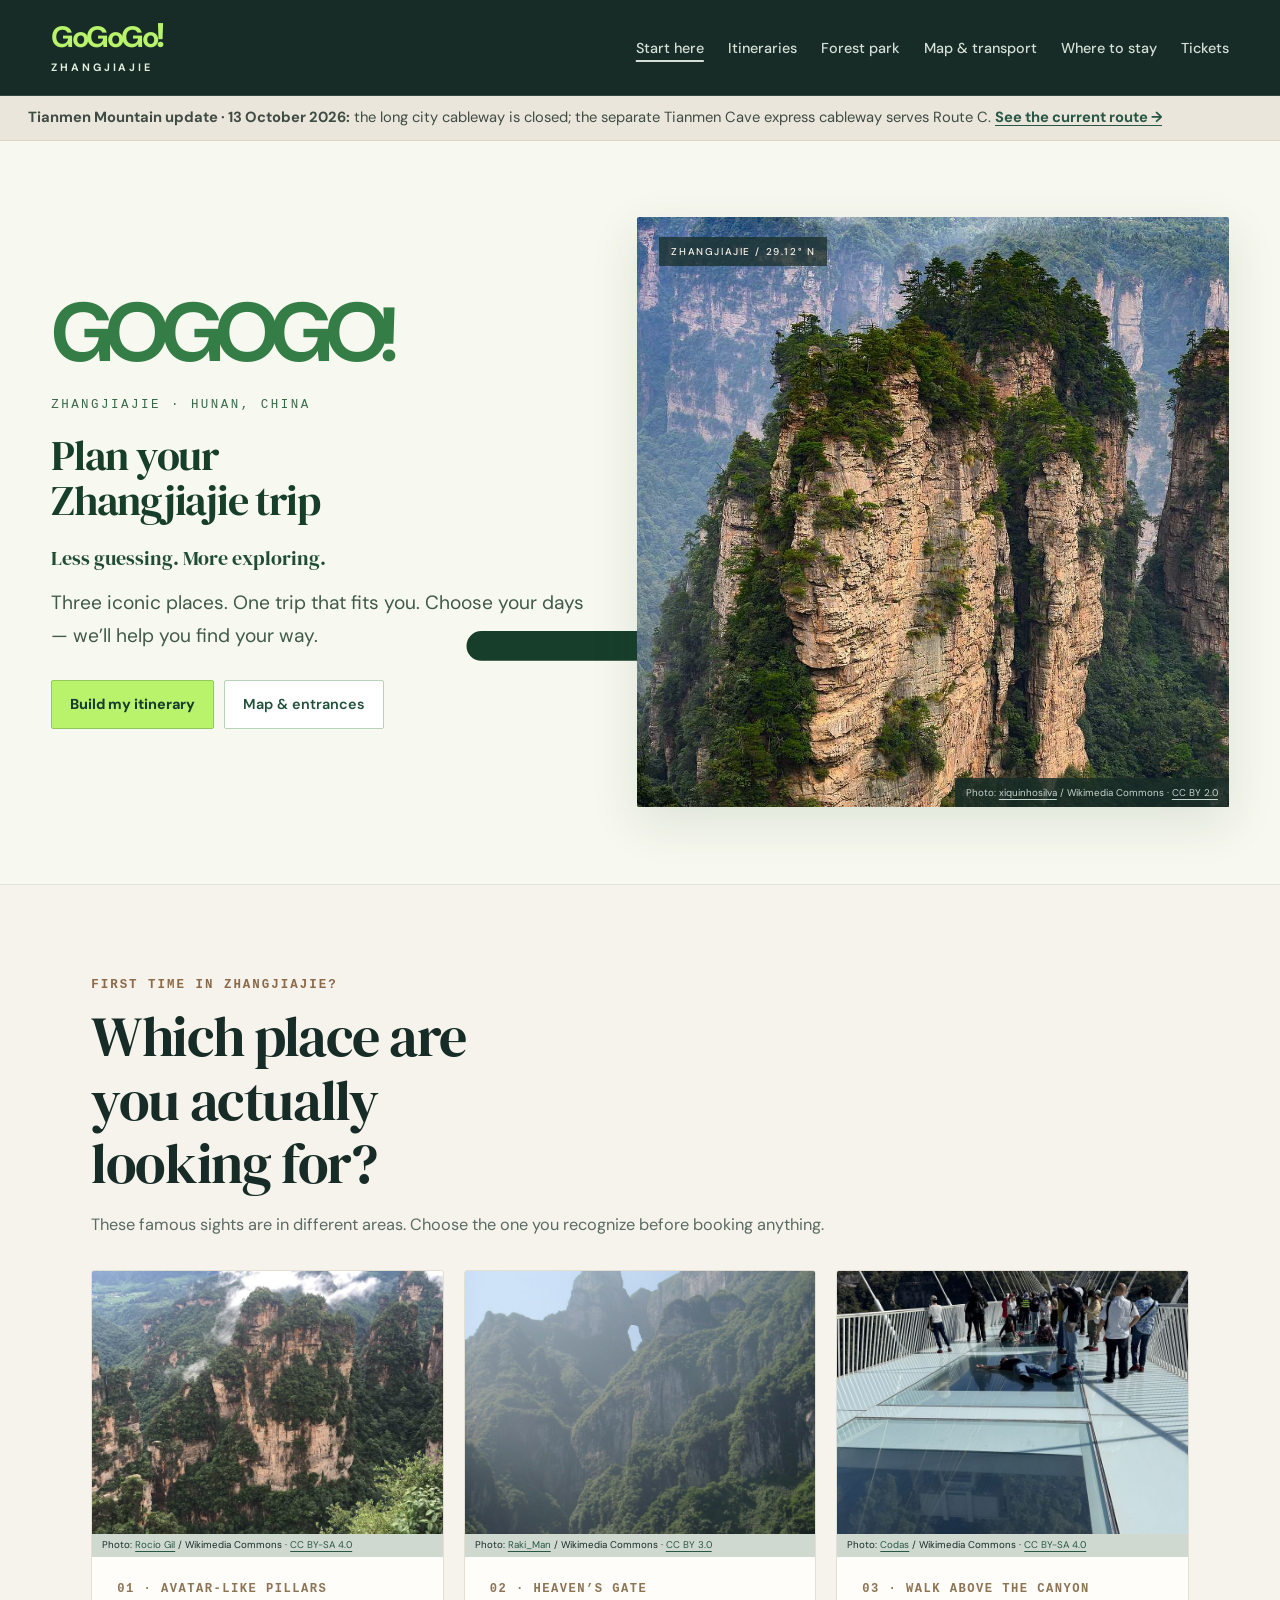
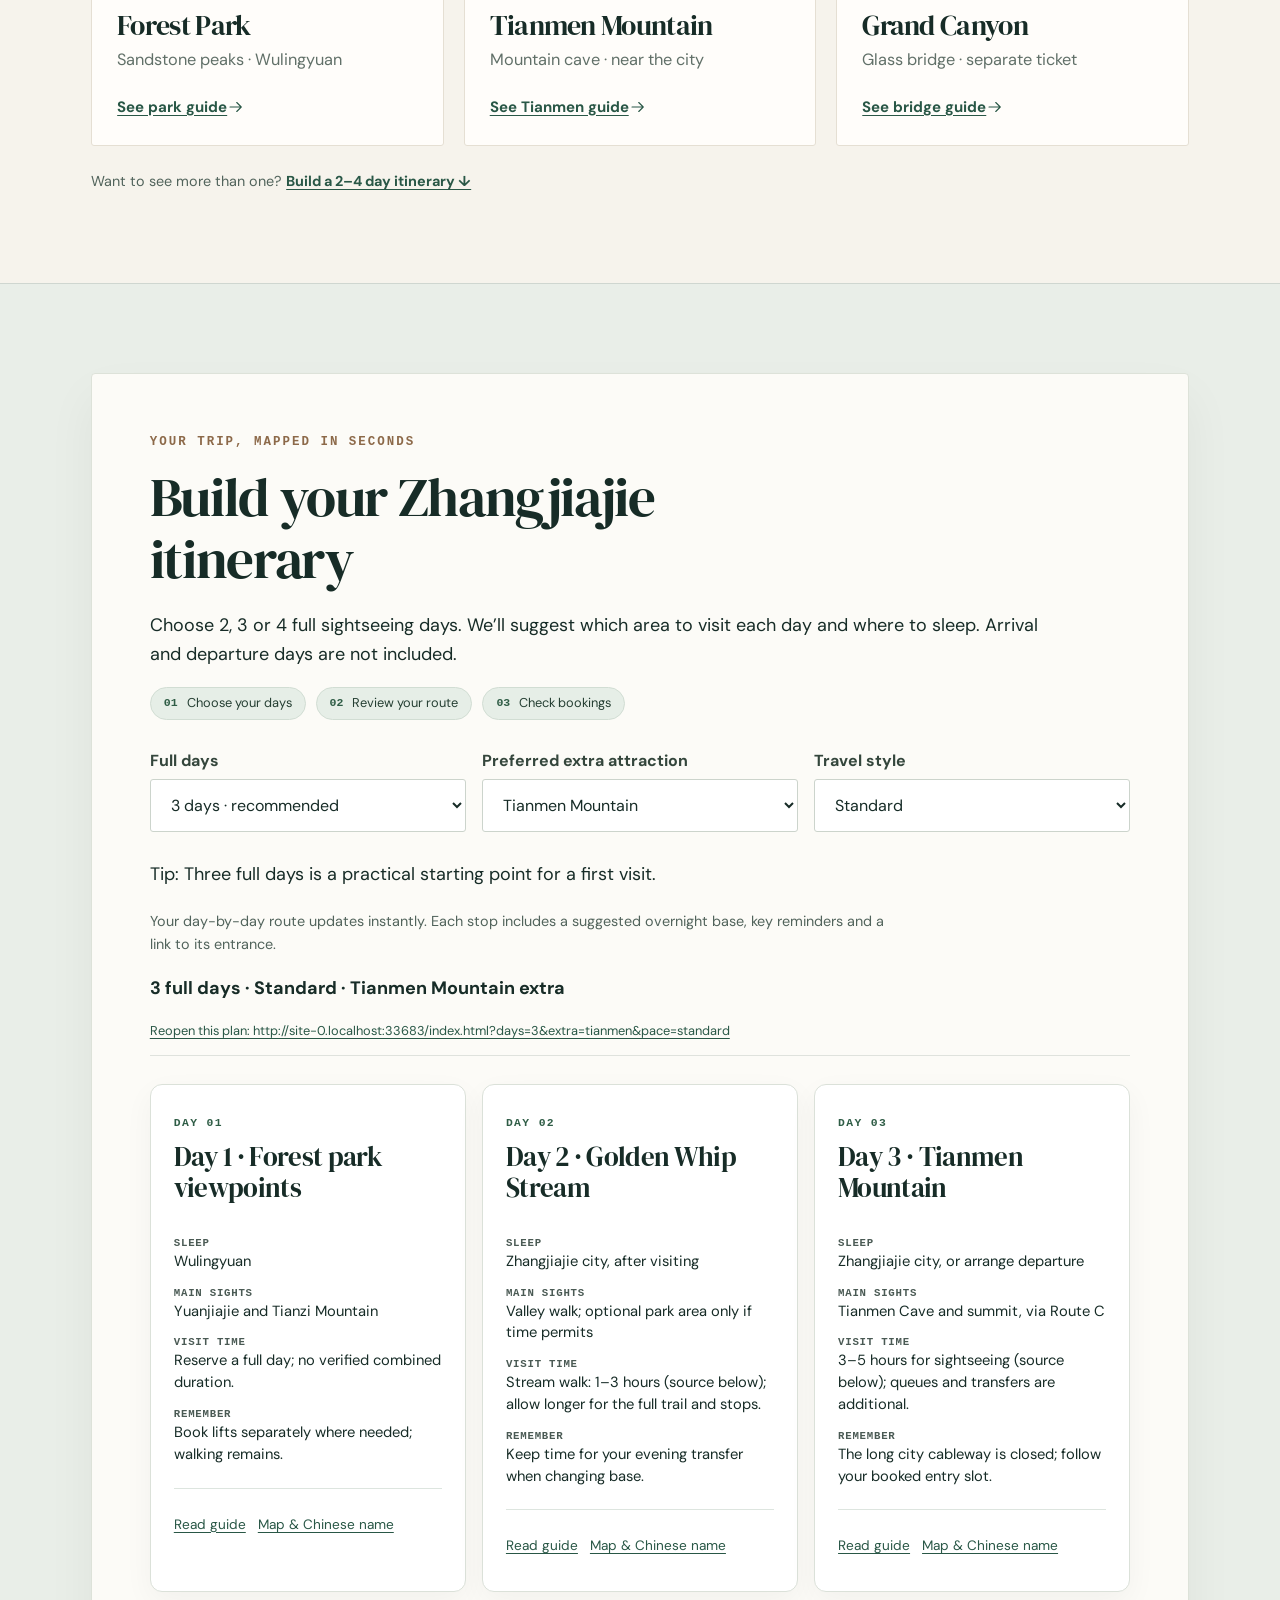
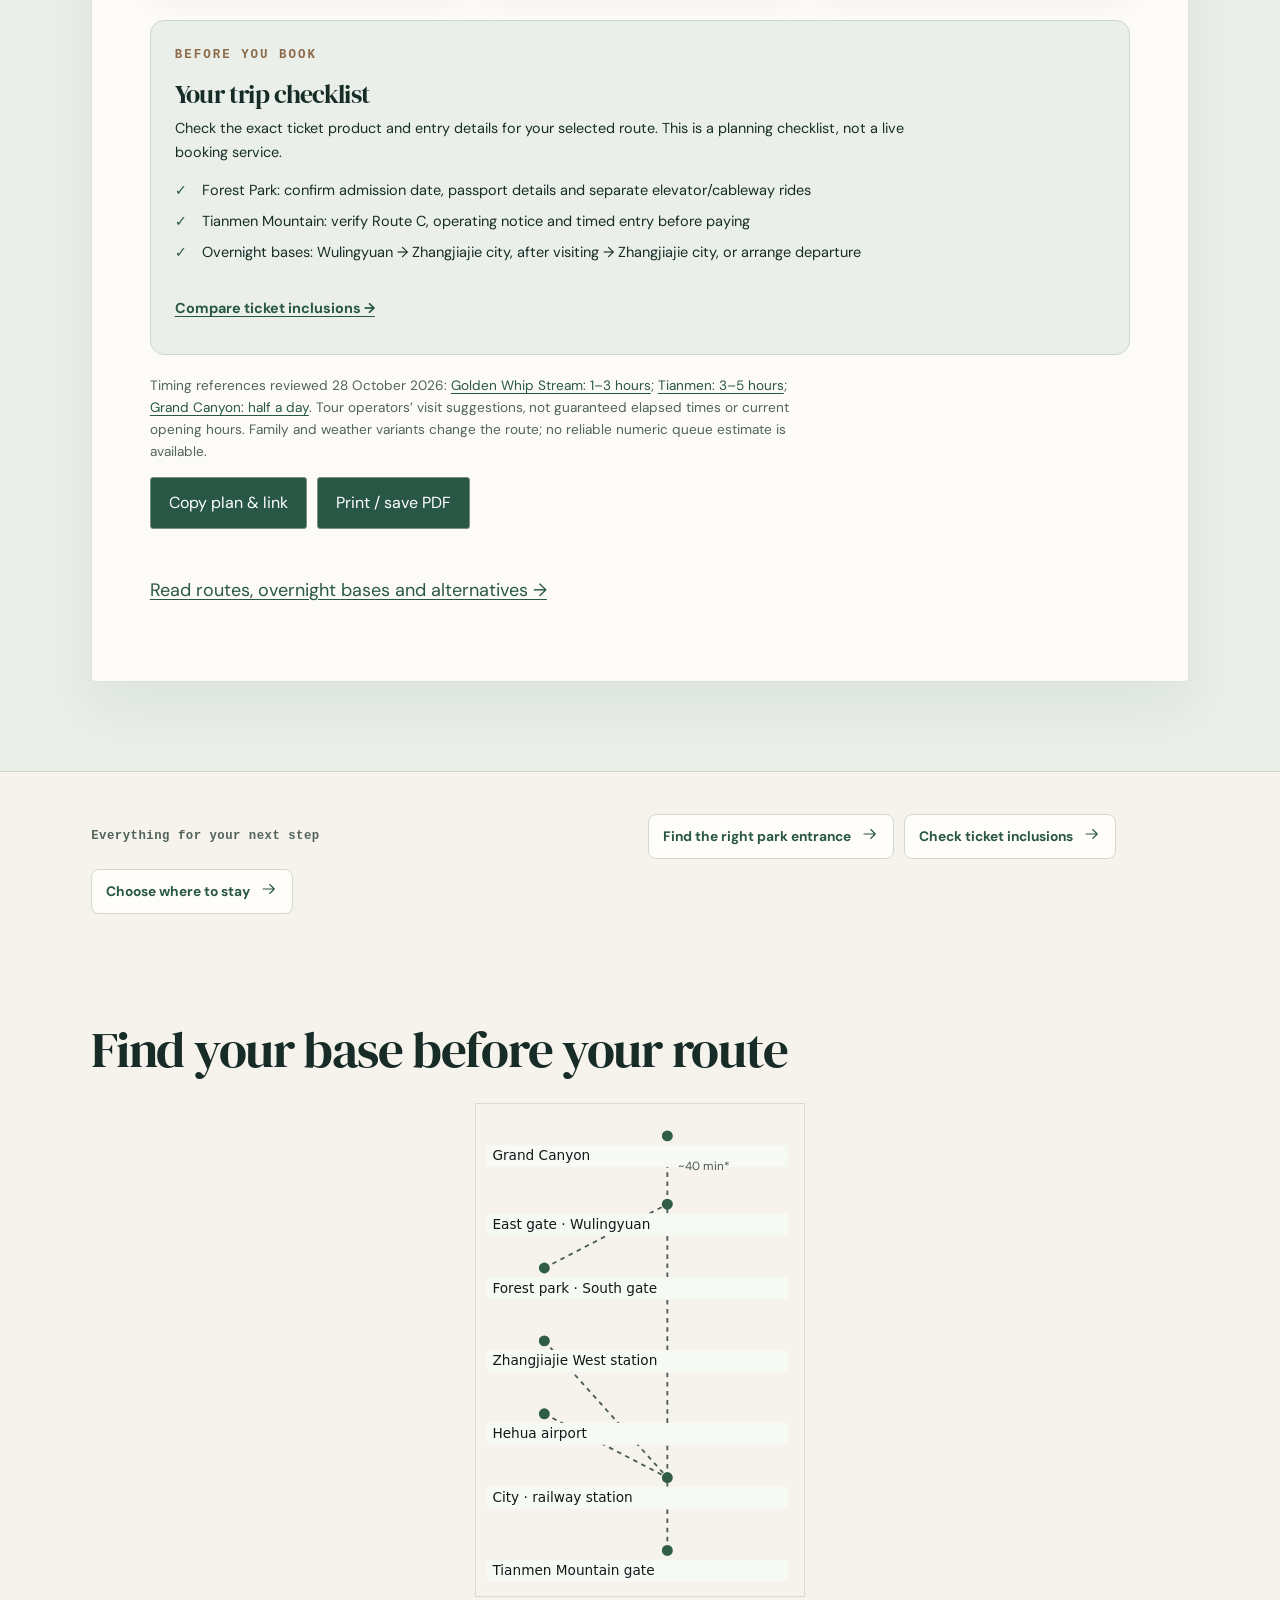
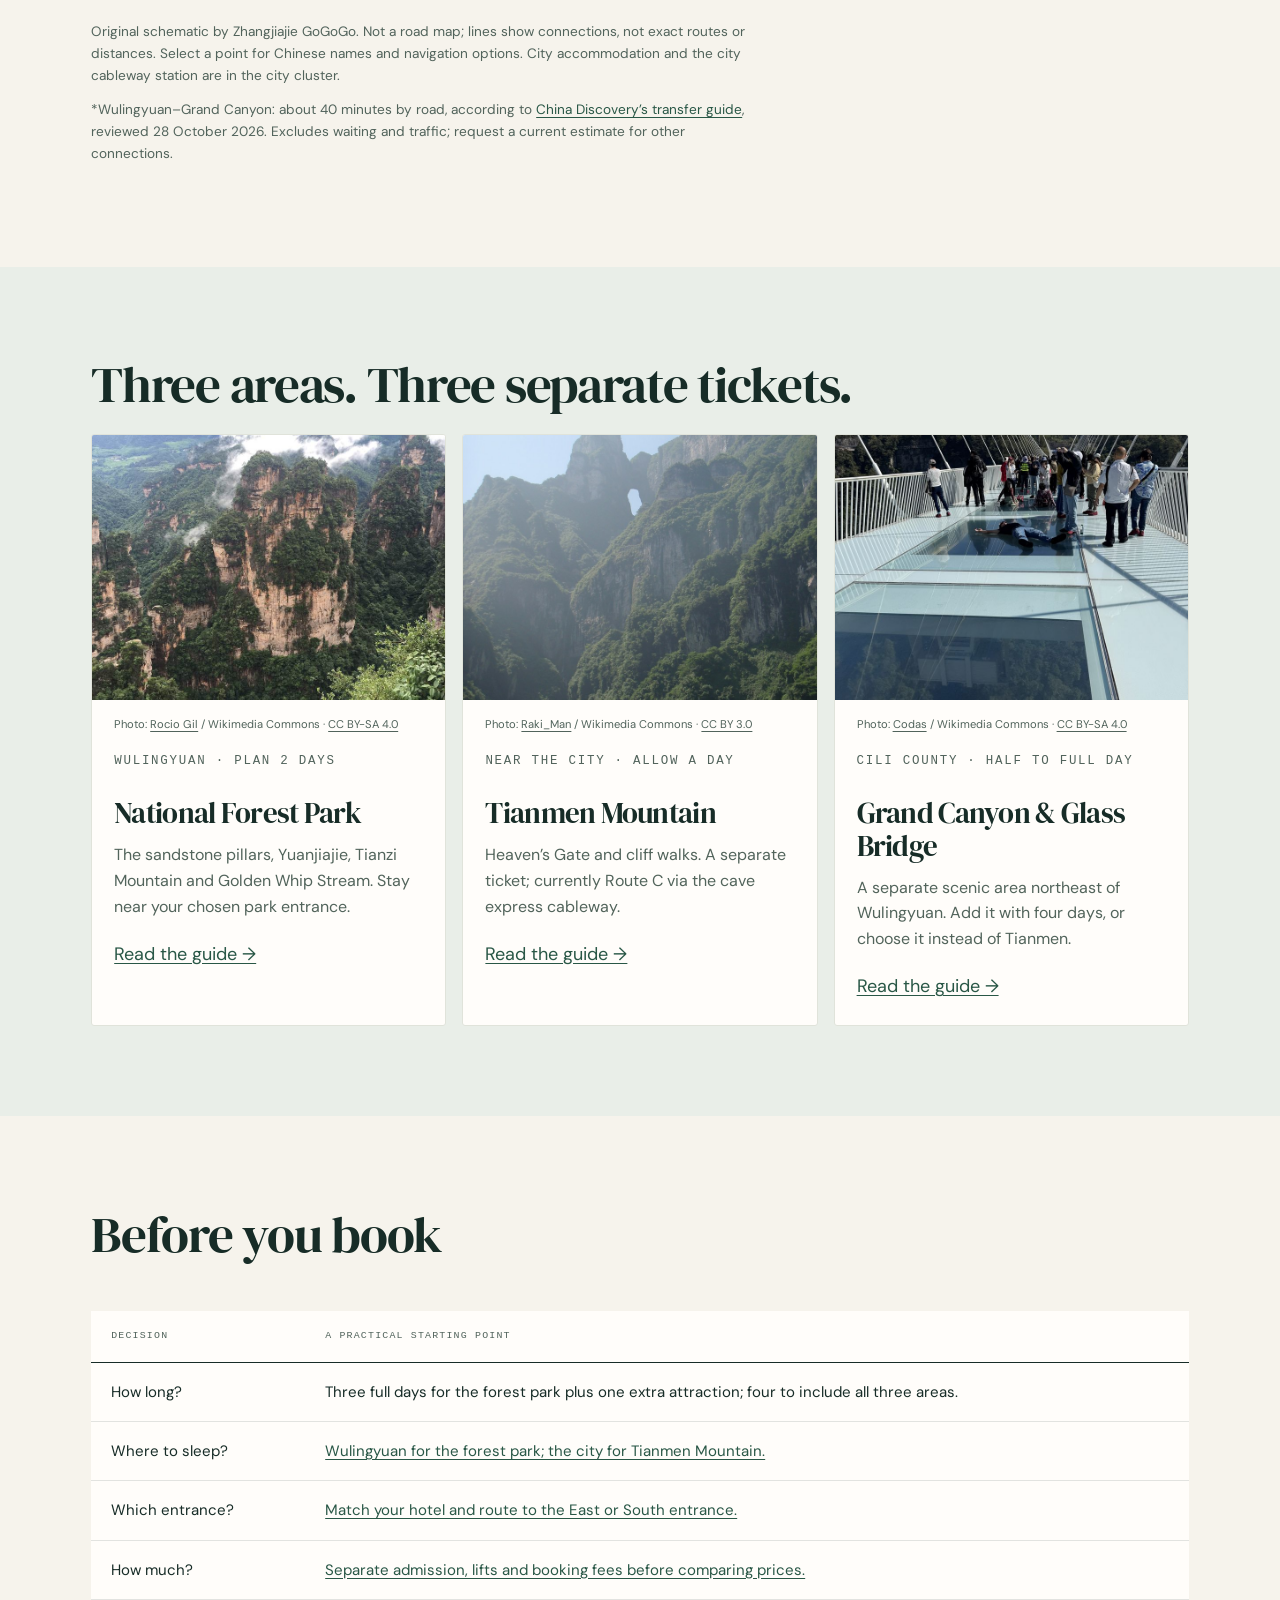
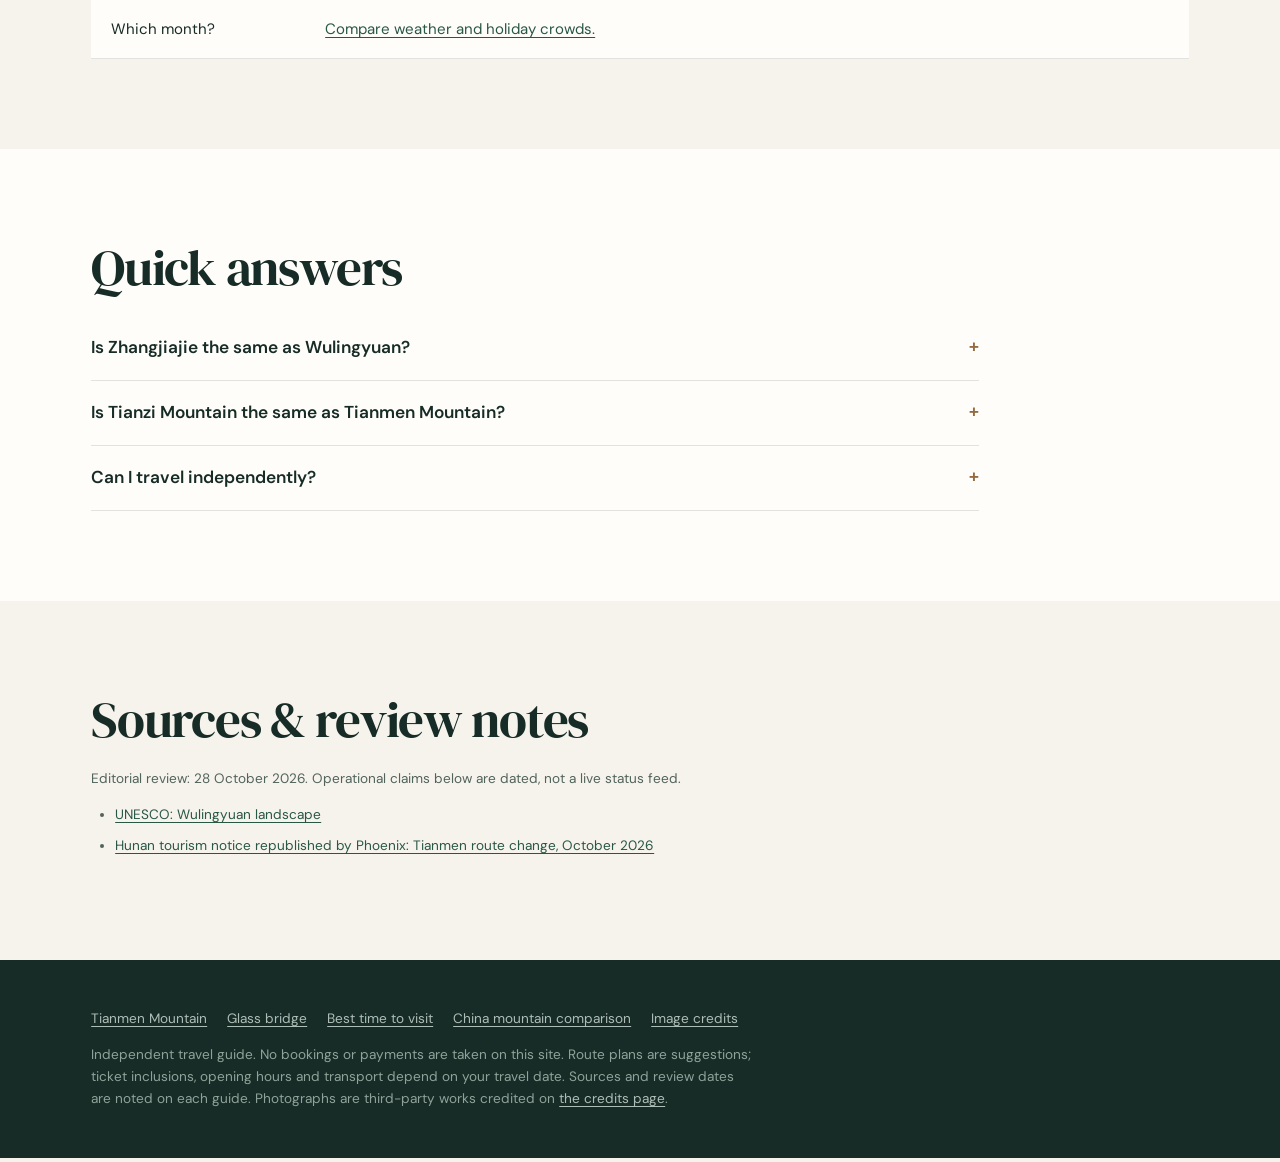
<file: index.html>
<!DOCTYPE html>
<html lang="en"><head><meta charset="utf-8"><meta name="viewport" content="width=device-width,initial-scale=1"><title>Zhangjiajie Travel Guide & Trip Planner | Zhangjiajie GoGoGo</title><meta name="description" content="Plan an independent Zhangjiajie trip: compare three scenic areas, choose a 2–4 day itinerary, find park entrances and decide where to stay."><!-- HOST_META --><link rel="icon" href="favicon.svg" type="image/svg+xml"><meta property="og:type" content="website"><meta property="og:title" content="Zhangjiajie GoGoGo | Less Guessing. More Exploring."><meta property="og:description" content="Plan an independent Zhangjiajie trip: compare three scenic areas, choose a 2–4 day itinerary, find park entrances and decide where to stay."><meta property="og:image" content="img/og-zhangjiajie.jpg"><link rel="stylesheet" href="assets/site.css"><link rel="stylesheet" href="assets/editorial-home.css"><script defer src="assets/site.js"></script><script type="application/ld+json">{"@context": "https://schema.org", "@type": "WebPage", "name": "Zhangjiajie Travel Guide & Trip Planner | Zhangjiajie GoGoGo", "description": "Plan an independent Zhangjiajie trip: compare three scenic areas, choose a 2\u20134 day itinerary, find park entrances and decide where to stay.", "inLanguage": "en"}</script></head><body class="planner-page home-page"><a class="skip" href="#main">Skip to content</a><nav class="nav" aria-label="Main navigation"><div class="nav-in"><a class="brand" href="#main" aria-label="GoGoGo! Zhangjiajie travel home"><span class="brand-wordmark">GoGoGo<span class="brand-bang">!</span></span><span class="brand-place">ZHANGJIAJIE</span></a><ul><li><a href="#main" aria-current="page">Start here</a></li><li><a href="zhangjiajie-itinerary.html">Itineraries</a></li><li><a href="zhangjiajie-national-forest-park.html">Forest park</a></li><li><a href="zhangjiajie-map-transport.html">Map & transport</a></li><li><a href="where-to-stay-in-zhangjiajie.html">Where to stay</a></li><li><a href="zhangjiajie-tickets-prices.html">Tickets</a></li></ul></div></nav><aside class="alert"><p><strong>Tianmen Mountain update · 13 October 2026:</strong> the long city cableway is closed; the separate Tianmen Cave express cableway serves Route C. <a href="tianmen-mountain.html">See the current route →</a></p></aside><header class="hero"><div class="hero-inner home-hero"><div><div class="hero-brand hero-brand-green" aria-label="GOGOGO!"><span>GO</span><span>GO</span><span>GO<em>!</em></span></div><span class="mono eyebrow">ZHANGJIAJIE · HUNAN, CHINA</span><h1>Plan your Zhangjiajie trip</h1><p><strong>Less guessing. More exploring.</strong> Three iconic places. One trip that fits you. Choose your days — we’ll help you find your way.</p><div class="quick"><a href="#planner">Build my itinerary <svg class="link-arrow" viewBox="0 0 24 24" width="18" height="18" fill="none" stroke="currentColor" stroke-width="1.5" stroke-linecap="round" stroke-linejoin="round" aria-hidden="true" focusable="false"><path d="M4 12h15m-6-6 6 6-6 6"/></svg></a><a href="zhangjiajie-map-transport.html">Map & entrances</a></div></div><figure class="photo"><img fetchpriority="high" src="img/hero-zhangjiajie.jpg" width="1600" height="1000" alt="Sandstone pillars in Zhangjiajie National Forest Park, the pinnacles behind the floating mountains in Avatar"><figcaption>Photo: <a href="https://commons.wikimedia.org/wiki/File:Avatar_World_38005-Zhangjiajie_(49046812088).jpg">xiquinhosilva</a> / Wikimedia Commons &middot; <a href="https://creativecommons.org/licenses/by/2.0/">CC BY 2.0</a></figcaption></figure></div></header><main id="main"><section class="choose-first" aria-labelledby="choose-title"><div class="wrap"><div class="choose-heading"><span class="mono kicker">First time in Zhangjiajie?</span><h2 id="choose-title">Which place are you actually looking for?</h2><p>These famous sights are in different areas. Choose the one you recognize before booking anything.</p></div><div class="choose-grid"><article class="choose-tile"><figure class="photo"><img src="img/card-overview.jpg" width="800" height="1000" alt="Rock formations below the Bailong elevator in the Yuanjiajie scenic area" loading="lazy" decoding="async"><figcaption>Photo: <a href="https://commons.wikimedia.org/wiki/File:Stunning_rock_formations_from_the_top_of_Bailong_(%E7%99%BD%E9%BE%99),_in_the_Yuanjiajie_%EF%BC%88%E8%A2%81%E5%AE%B6%E7%95%8C%EF%BC%89scenic_area.jpg">Rocio Gil</a> / Wikimedia Commons &middot; <a href="https://creativecommons.org/licenses/by-sa/4.0/">CC BY-SA 4.0</a></figcaption></figure><div class="choose-body"><span class="choose-index">01 · Avatar-like pillars</span><h3>Forest Park</h3><p>Sandstone peaks · Wulingyuan</p><a class="choose-link" href="zhangjiajie-national-forest-park.html">See park guide <svg class="link-arrow" viewBox="0 0 24 24" width="18" height="18" fill="none" stroke="currentColor" stroke-width="1.5" stroke-linecap="round" stroke-linejoin="round" aria-hidden="true" focusable="false"><path d="M4 12h15m-6-6 6 6-6 6"/></svg></a></div></article><article class="choose-tile"><figure class="photo"><img src="img/card-tianmen.jpg" width="800" height="1000" alt="Tianmen Cave seen from the valley side" loading="lazy" decoding="async"><figcaption>Photo: <a href="https://commons.wikimedia.org/wiki/File:Tianmen_Cave_-_panoramio.jpg">Raki_Man</a> / Wikimedia Commons &middot; <a href="https://creativecommons.org/licenses/by/3.0/">CC BY 3.0</a></figcaption></figure><div class="choose-body"><span class="choose-index">02 · Heaven’s Gate</span><h3>Tianmen Mountain</h3><p>Mountain cave · near the city</p><a class="choose-link" href="tianmen-mountain.html">See Tianmen guide <svg class="link-arrow" viewBox="0 0 24 24" width="18" height="18" fill="none" stroke="currentColor" stroke-width="1.5" stroke-linecap="round" stroke-linejoin="round" aria-hidden="true" focusable="false"><path d="M4 12h15m-6-6 6 6-6 6"/></svg></a></div></article><article class="choose-tile"><figure class="photo"><img src="img/card-bridge.jpg" width="800" height="1000" alt="Visitors crossing the Zhangjiajie Glass Bridge" loading="lazy" decoding="async"><figcaption>Photo: <a href="https://commons.wikimedia.org/wiki/File:Zhangjiajie_Glass_Bridge_03.jpg">Codas</a> / Wikimedia Commons &middot; <a href="https://creativecommons.org/licenses/by-sa/4.0/">CC BY-SA 4.0</a></figcaption></figure><div class="choose-body"><span class="choose-index">03 · Walk above the canyon</span><h3>Grand Canyon</h3><p>Glass bridge · separate ticket</p><a class="choose-link" href="zhangjiajie-glass-bridge.html">See bridge guide <svg class="link-arrow" viewBox="0 0 24 24" width="18" height="18" fill="none" stroke="currentColor" stroke-width="1.5" stroke-linecap="round" stroke-linejoin="round" aria-hidden="true" focusable="false"><path d="M4 12h15m-6-6 6 6-6 6"/></svg></a></div></article></div><p class="choose-foot">Want to see more than one? <a href="#planner">Build a 2–4 day itinerary ↓</a></p></div></section><section id="planner" class="tint"><div class="wrap"><div class="planner"><span class="mono kicker">Your trip, mapped in seconds</span><h2>Build your Zhangjiajie itinerary</h2><p>Choose 2, 3 or 4 full sightseeing days. We’ll suggest which area to visit each day and where to sleep. Arrival and departure days are not included.</p><div class="planner-steps" aria-label="Trip planning steps"><span><b>01</b> Choose your days</span><span><b>02</b> Review your route</span><span><b>03</b> Check bookings</span></div><div class="fields"><div><label for="days">Full days</label><select id="days"><option value="2">2 days · highlights</option><option value="3" selected>3 days · recommended</option><option value="4">4 days · all three areas</option></select></div><div><label for="extra">Preferred extra attraction</label><select id="extra"><option value="tianmen">Tianmen Mountain</option><option value="canyon">Glass Bridge &amp; Grand Canyon</option></select></div><div><label for="pace">Travel style</label><select id="pace"><option value="standard">Standard</option><option value="family">Family / less walking</option><option value="rain">Rainy weather</option></select></div></div><p id="extra-note" hidden>Four days includes both extra attractions; your preference is kept for shorter trips.</p><p class="plan-hint">Tip: Three full days is a practical starting point for a first visit.</p><p class="planner-intro">Your day-by-day route updates instantly. Each stop includes a suggested overnight base, key reminders and a link to its entrance.</p><p id="plan-summary" class="plan-summary">3 full days · Standard · Tianmen Mountain extra</p><p id="plan-link" class="plan-link"></p><div id="plan-result" class="result" aria-live="polite"><ol class="plan-days"><li><h3>Day 1 · Forest park viewpoints</h3><dl><dt>Sleep</dt><dd>Wulingyuan</dd><dt>Main sights</dt><dd>Yuanjiajie and Tianzi Mountain</dd><dt>Visit time</dt><dd>Reserve a full day; no verified combined duration.</dd><dt>Remember</dt><dd>Book lifts separately where needed; walking remains.</dd></dl><p class="day-links"><a href="zhangjiajie-national-forest-park.html">Read guide</a><a href="zhangjiajie-map-transport.html?days=3&amp;extra=tianmen&amp;pace=standard#place-3">Map &amp; Chinese name</a></p></li><li><h3>Day 2 · Golden Whip Stream</h3><dl><dt>Sleep</dt><dd>Zhangjiajie city, after visiting</dd><dt>Main sights</dt><dd>Valley walk; optional park area only if time permits</dd><dt>Visit time</dt><dd>Stream walk: 1–3 hours (source below); allow longer for the full trail and stops.</dd><dt>Remember</dt><dd>Arrange the evening base transfer.</dd></dl><p class="day-links"><a href="zhangjiajie-national-forest-park.html">Read guide</a><a href="zhangjiajie-map-transport.html?days=3&amp;extra=tianmen&amp;pace=standard#place-4">Map &amp; Chinese name</a></p></li><li><h3>Day 3 · Tianmen Mountain</h3><dl><dt>Sleep</dt><dd>Zhangjiajie city, or arrange departure</dd><dt>Main sights</dt><dd>Tianmen Cave and summit, via Route C</dd><dt>Visit time</dt><dd>3–5 hours for sightseeing (source below); allow extra for queues and transfers.</dd><dt>Remember</dt><dd>The long city cableway is closed; follow your booked entry slot.</dd></dl><p class="day-links"><a href="tianmen-mountain.html">Read guide</a><a href="zhangjiajie-map-transport.html?days=3&amp;extra=tianmen&amp;pace=standard#place-6">Map &amp; Chinese name</a></p></li></ol></div><div class="booking-checklist" aria-labelledby="booking-title"><div class="booking-heading"><span class="mono kicker">Before you book</span><h3 id="booking-title">Your trip checklist</h3><p>Check the exact ticket product and entry details for your selected route. This is a planning checklist, not a live booking service.</p></div><ul id="booking-items" aria-live="polite"><li>Forest Park: passport, entry date and optional elevator/cableway</li><li>Tianmen Mountain: Route C and the booked time slot</li><li>Hotels: Wulingyuan first, then Zhangjiajie city</li></ul><a class="booking-guide" href="zhangjiajie-tickets-prices.html">Compare ticket inclusions →</a></div><p class="source timing-references">Timing references reviewed 28 October 2026: <a href="https://www.chinadiscovery.com/hunan/zhangjiajie/golden-whip-stream.html">Golden Whip Stream: 1–3 hours</a>; <a href="https://www.chinadiscovery.com/hunan/zhangjiajie/tianmen-mountain.html">Tianmen: 3–5 hours</a>; <a href="https://www.travelchinaguide.com/attraction/hunan/zhangjiajie/grand-canyon.htm">Grand Canyon: half a day</a>. Tour operators’ visit suggestions, not guaranteed elapsed times or current opening hours. Family and weather variants change the route; no reliable numeric queue estimate is available.</p><div class="plan-actions"><button id="copy-plan" type="button">Copy plan &amp; link</button><button id="print-plan" type="button">Print / save PDF</button></div><span id="copy-status" class="copy-status" role="status"></span><noscript><p>The default three-day plan is above. Alternative routes are available on the itinerary page.</p></noscript><p class="route-link"><a href="zhangjiajie-itinerary.html">Read routes, overnight bases and alternatives →</a></p></div></div></section><nav class="decision-nav" aria-label="Plan your next step"><p class="decision-nav-title">Everything for your next step</p><a href="zhangjiajie-map-transport.html">Find the right park entrance <span aria-hidden="true"><svg class="link-arrow" viewBox="0 0 24 24" width="18" height="18" fill="none" stroke="currentColor" stroke-width="1.5" stroke-linecap="round" stroke-linejoin="round" aria-hidden="true" focusable="false"><path d="M4 12h15m-6-6 6 6-6 6"/></svg></span></a><a href="zhangjiajie-tickets-prices.html">Check ticket inclusions <span aria-hidden="true"><svg class="link-arrow" viewBox="0 0 24 24" width="18" height="18" fill="none" stroke="currentColor" stroke-width="1.5" stroke-linecap="round" stroke-linejoin="round" aria-hidden="true" focusable="false"><path d="M4 12h15m-6-6 6 6-6 6"/></svg></span></a><a href="where-to-stay-in-zhangjiajie.html">Choose where to stay <span aria-hidden="true"><svg class="link-arrow" viewBox="0 0 24 24" width="18" height="18" fill="none" stroke="currentColor" stroke-width="1.5" stroke-linecap="round" stroke-linejoin="round" aria-hidden="true" focusable="false"><path d="M4 12h15m-6-6 6 6-6 6"/></svg></span></a></nav><section id="area-map" class="map-preview"><div class="wrap content"><h2>Find your base before your route</h2><svg class="area-map" viewBox="0 0 360 540" role="img" aria-label="Schematic of Zhangjiajie: forest park northwest, Grand Canyon northeast, city and Tianmen south. Not to scale."><title>Three areas and arrival points — not to scale</title><path d="M210 35V490 M75 180L210 110 M75 260L210 410 M75 340L210 410" fill="none" stroke="#4A5A54" stroke-width="2" stroke-dasharray="5 5"/><a href="zhangjiajie-map-transport.html#place-4"><circle cx="75" cy="180" r="6" fill="#2F5D46"/><rect x="12" y="190" width="330" height="24" fill="#F7F9F5"/><text x="18" y="207" fill="#101A18" font-size="15" font-family="system-ui,sans-serif">Forest park · South gate</text></a><a href="zhangjiajie-map-transport.html#place-3"><circle cx="210" cy="110" r="6" fill="#2F5D46"/><rect x="12" y="120" width="330" height="24" fill="#F7F9F5"/><text x="18" y="137" fill="#101A18" font-size="15" font-family="system-ui,sans-serif">East gate · Wulingyuan</text></a><a href="zhangjiajie-map-transport.html#place-7"><circle cx="210" cy="35" r="6" fill="#2F5D46"/><rect x="12" y="45" width="330" height="24" fill="#F7F9F5"/><text x="18" y="62" fill="#101A18" font-size="15" font-family="system-ui,sans-serif">Grand Canyon</text></a><a href="zhangjiajie-map-transport.html#place-8"><circle cx="75" cy="260" r="6" fill="#2F5D46"/><rect x="12" y="270" width="330" height="24" fill="#F7F9F5"/><text x="18" y="287" fill="#101A18" font-size="15" font-family="system-ui,sans-serif">Zhangjiajie West station</text></a><a href="zhangjiajie-map-transport.html#place-10"><circle cx="75" cy="340" r="6" fill="#2F5D46"/><rect x="12" y="350" width="330" height="24" fill="#F7F9F5"/><text x="18" y="367" fill="#101A18" font-size="15" font-family="system-ui,sans-serif">Hehua airport</text></a><a href="zhangjiajie-map-transport.html#place-9"><circle cx="210" cy="410" r="6" fill="#2F5D46"/><rect x="12" y="420" width="330" height="24" fill="#F7F9F5"/><text x="18" y="437" fill="#101A18" font-size="15" font-family="system-ui,sans-serif">City · railway station</text></a><a href="zhangjiajie-map-transport.html#place-6"><circle cx="210" cy="490" r="6" fill="#2F5D46"/><rect x="12" y="500" width="330" height="24" fill="#F7F9F5"/><text x="18" y="517" fill="#101A18" font-size="15" font-family="system-ui,sans-serif">Tianmen Mountain gate</text></a><text x="222" y="72" fill="#4A5A54" font-size="13">~40 min*</text></svg><p class="source">Original schematic by Zhangjiajie GoGoGo. Not a road map; lines show connections, not exact routes or distances. Select a point for Chinese names and navigation options. City accommodation and the city cableway station are in the city cluster.</p><p class="source">*Wulingyuan–Grand Canyon: about 40 minutes by road, according to <a href="https://www.chinadiscovery.com/hunan/zhangjiajie/zhangjiajie-glass-bridge.html">China Discovery’s transfer guide</a>, reviewed 28 October 2026. Excludes waiting and traffic; request a current estimate for other connections.</p></div></section><section id="areas"><div class="wrap content"><h2>Three areas. Three separate tickets.</h2><div class="grid"><article class="card"><figure class="photo"><img src="img/card-overview.jpg" width="800" height="1000" alt="Rock formations below the Bailong elevator in the Yuanjiajie scenic area" loading="lazy" decoding="async"><figcaption>Photo: <a href="https://commons.wikimedia.org/wiki/File:Stunning_rock_formations_from_the_top_of_Bailong_(%E7%99%BD%E9%BE%99),_in_the_Yuanjiajie_%EF%BC%88%E8%A2%81%E5%AE%B6%E7%95%8C%EF%BC%89scenic_area.jpg">Rocio Gil</a> / Wikimedia Commons &middot; <a href="https://creativecommons.org/licenses/by-sa/4.0/">CC BY-SA 4.0</a></figcaption></figure><span class="mono">Wulingyuan · plan 2 days</span><h3>National Forest Park</h3><p>The sandstone pillars, Yuanjiajie, Tianzi Mountain and Golden Whip Stream. Stay near your chosen park entrance.</p><a href="zhangjiajie-national-forest-park.html">Read the guide →</a></article><article class="card"><figure class="photo"><img src="img/card-tianmen.jpg" width="800" height="1000" alt="Tianmen Cave seen from the valley side" loading="lazy" decoding="async"><figcaption>Photo: <a href="https://commons.wikimedia.org/wiki/File:Tianmen_Cave_-_panoramio.jpg">Raki_Man</a> / Wikimedia Commons &middot; <a href="https://creativecommons.org/licenses/by/3.0/">CC BY 3.0</a></figcaption></figure><span class="mono">Near the city · allow a day</span><h3>Tianmen Mountain</h3><p>Heaven’s Gate and cliff walks. A separate ticket; currently Route C via the cave express cableway.</p><a href="tianmen-mountain.html">Read the guide →</a></article><article class="card"><figure class="photo"><img src="img/card-bridge.jpg" width="800" height="1000" alt="Visitors crossing the Zhangjiajie Glass Bridge" loading="lazy" decoding="async"><figcaption>Photo: <a href="https://commons.wikimedia.org/wiki/File:Zhangjiajie_Glass_Bridge_03.jpg">Codas</a> / Wikimedia Commons &middot; <a href="https://creativecommons.org/licenses/by-sa/4.0/">CC BY-SA 4.0</a></figcaption></figure><span class="mono">Cili County · half to full day</span><h3>Grand Canyon & Glass Bridge</h3><p>A separate scenic area northeast of Wulingyuan. Add it with four days, or choose it instead of Tianmen.</p><a href="zhangjiajie-glass-bridge.html">Read the guide →</a></article></div></div></section><section id="essentials"><div class="wrap content"><h2>Before you book</h2><div class="scroll-x"><table><thead><tr><th scope="col">Decision</th><th scope="col">A practical starting point</th></tr></thead><tbody><tr><td>How long?</td><td>Three full days for the forest park plus one extra attraction; four to include all three areas.</td></tr><tr><td>Where to sleep?</td><td><a href="where-to-stay-in-zhangjiajie.html">Wulingyuan for the forest park; the city for Tianmen Mountain.</a></td></tr><tr><td>Which entrance?</td><td><a href="zhangjiajie-national-forest-park.html#entrances">Match your hotel and route to the East or South entrance.</a></td></tr><tr><td>How much?</td><td><a href="zhangjiajie-tickets-prices.html">Separate admission, lifts and booking fees before comparing prices.</a></td></tr><tr><td>Which month?</td><td><a href="best-time-to-visit-zhangjiajie.html">Compare weather and holiday crowds.</a></td></tr></tbody></table></div></div></section><section id="faq"><div class="wrap content"><h2>Quick answers</h2><details><summary>Is Zhangjiajie the same as Wulingyuan?</summary><p>Zhangjiajie is the wider city destination. Wulingyuan is the scenic district and a common base for the forest park. Tianmen Mountain is near the city, outside the forest park.</p></details><details><summary>Is Tianzi Mountain the same as Tianmen Mountain?</summary><p>No. Tianzi Mountain is part of the Wulingyuan park visit; Tianmen Mountain needs a separate ticket and transfer.</p></details><details><summary>Can I travel independently?</summary><p>Yes. Keep your hotel and destination names in Chinese, reserve admission for your date and save the route offline before leaving your hotel.</p></details></div></section><section id="sources"><div class="wrap content"><h2>Sources & review notes</h2><p class="source">Editorial review: 28 October 2026. Operational claims below are dated, not a live status feed.</p><ul class="source"><li><a href="https://whc.unesco.org/en/list/640/">UNESCO: Wulingyuan landscape</a></li><li><a href="https://hunan.ifeng.com/c/8xA4w8tD1DR">Hunan tourism notice republished by Phoenix: Tianmen route change, October 2026</a></li></ul></div></section></main><footer><div class="wrap"><nav aria-label="More guides"><a href="tianmen-mountain.html">Tianmen Mountain</a><a href="zhangjiajie-glass-bridge.html">Glass bridge</a><a href="best-time-to-visit-zhangjiajie.html">Best time to visit</a><a href="chinese-mountains.html">China mountain comparison</a><a href="credits.html">Image credits</a></nav><p>Independent travel guide. No bookings or payments are taken on this site. Route plans are suggestions; ticket inclusions, opening hours and transport depend on your travel date. Sources and review dates are noted on each guide. Photographs are third-party works credited on <a href="credits.html">the credits page</a>.</p></div></footer></body></html>
</file>
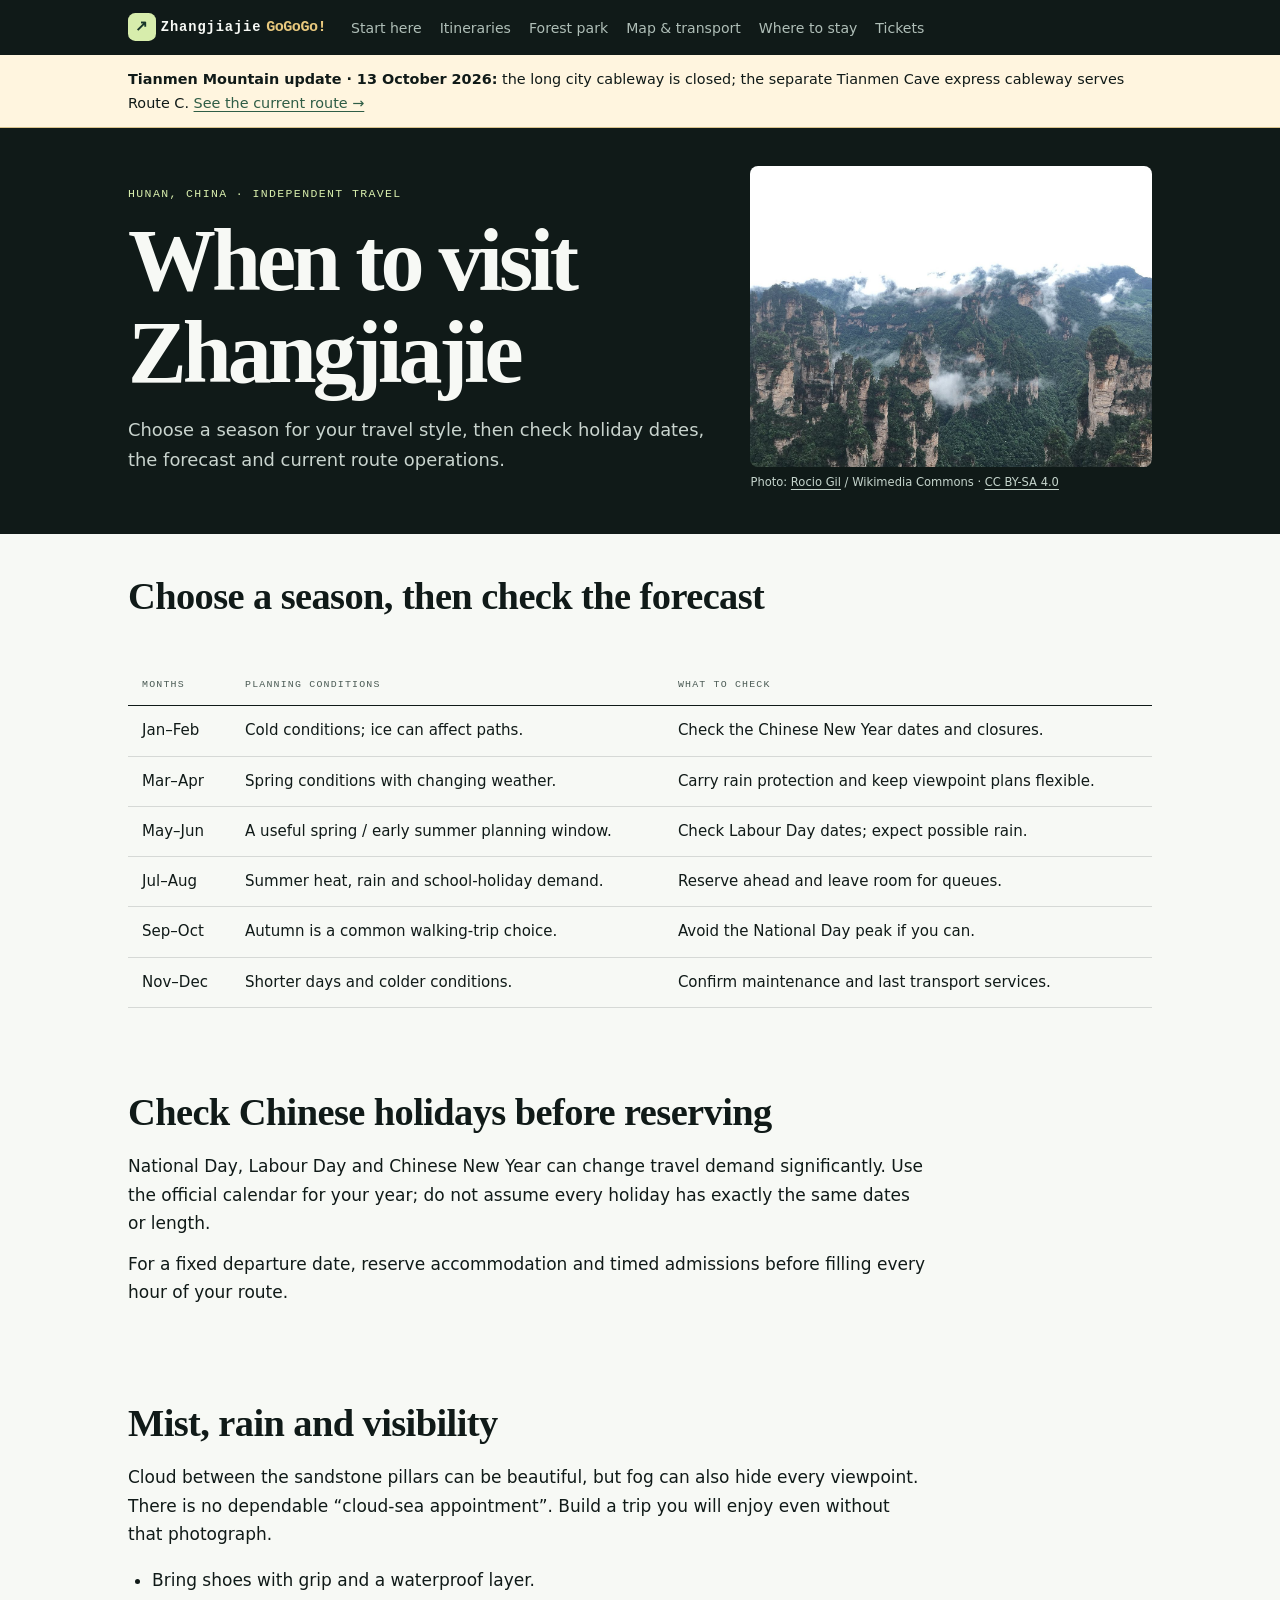
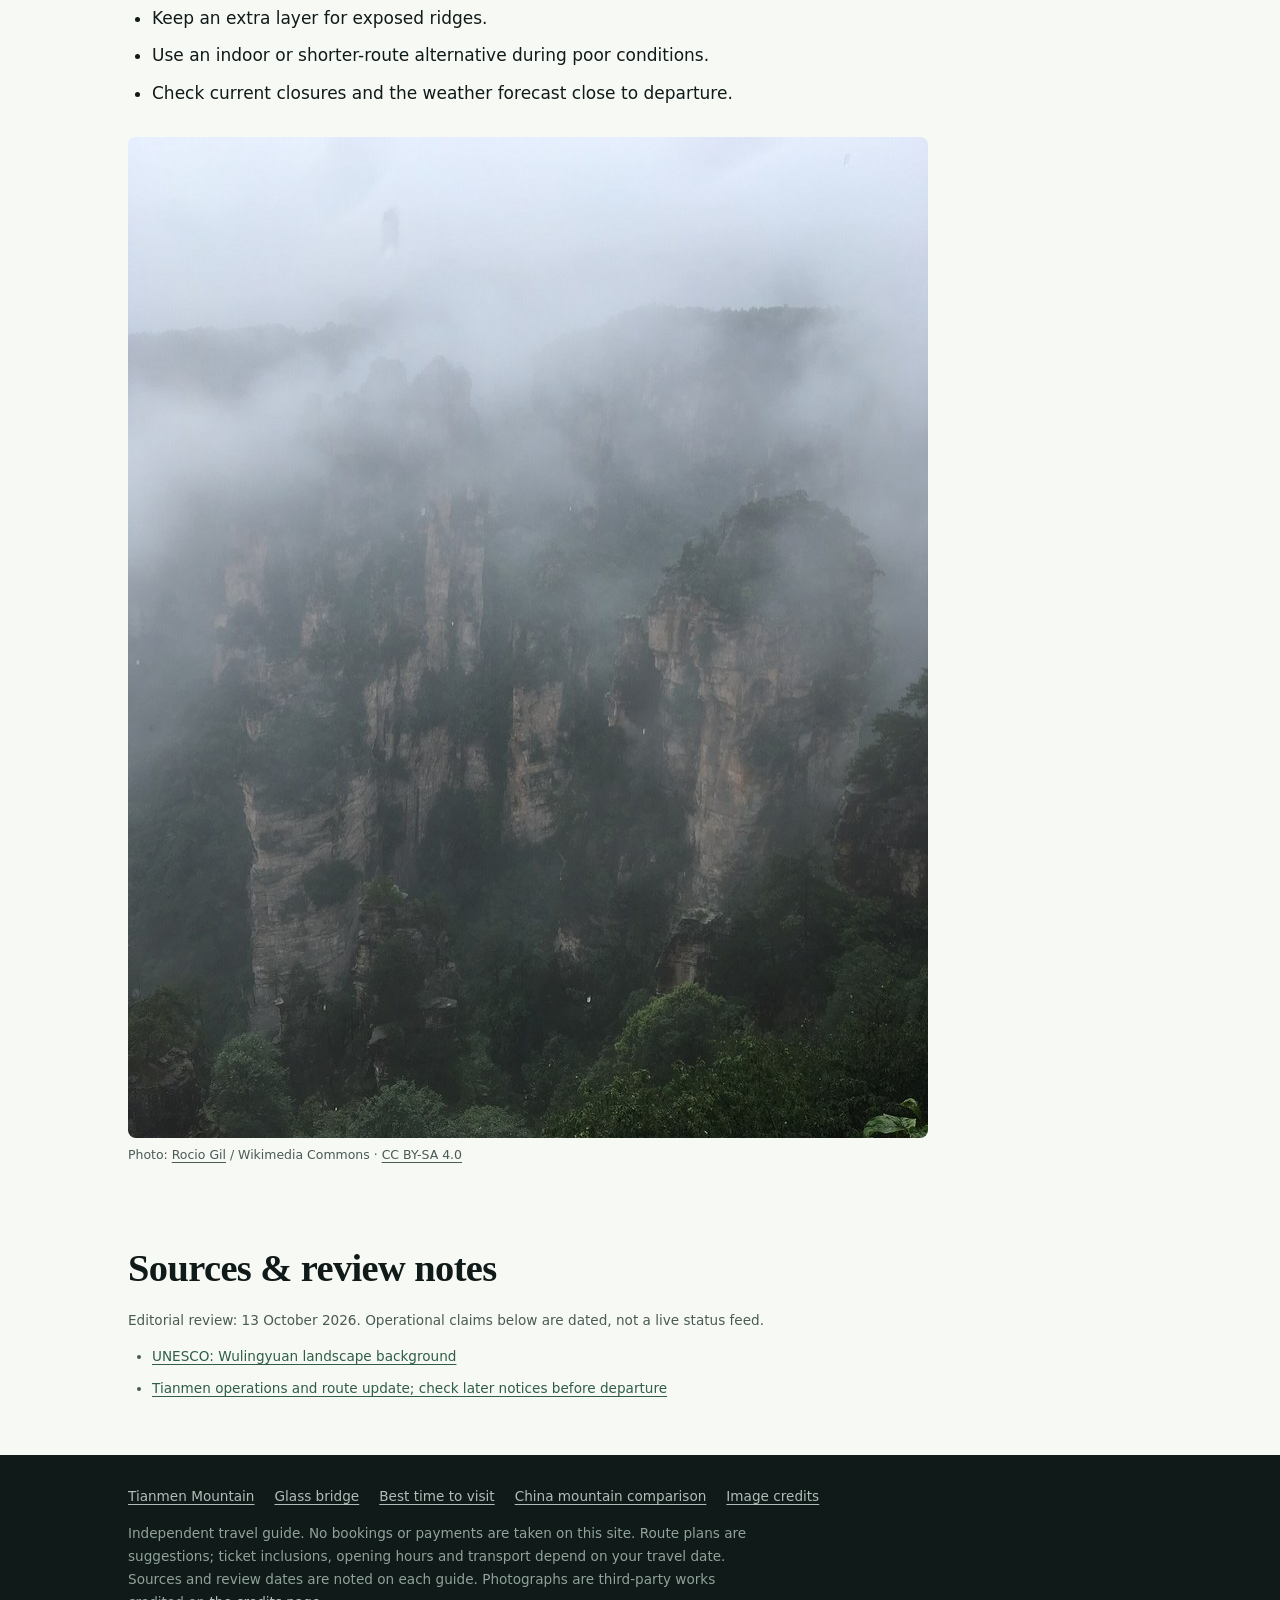
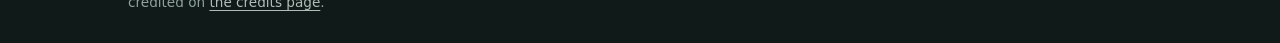
<file: best-time-to-visit-zhangjiajie.html>
<!DOCTYPE html>
<html lang="en"><head><meta charset="utf-8"><meta name="viewport" content="width=device-width,initial-scale=1"><title>Best Time to Visit Zhangjiajie: Seasons &amp; Holiday Planning</title><meta name="description" content="Compare Zhangjiajie seasons, account for Chinese holidays and plan around rain, visibility and seasonal route closures."><!-- HOST_META --><link rel="icon" href="favicon.svg" type="image/svg+xml"><meta property="og:type" content="website"><meta property="og:title" content="Best Time to Visit Zhangjiajie: Seasons &amp; Holiday Planning"><meta property="og:description" content="Compare Zhangjiajie seasons, account for Chinese holidays and plan around rain, visibility and seasonal route closures."><meta property="og:image" content="img/og-zhangjiajie.jpg"><link rel="stylesheet" href="assets/site.css"><script defer src="assets/site.js"></script><script type="application/ld+json">{"@context": "https://schema.org", "@type": "WebPage", "name": "Best Time to Visit Zhangjiajie: Seasons & Holiday Planning", "description": "Compare Zhangjiajie seasons, account for Chinese holidays and plan around rain, visibility and seasonal route closures.", "inLanguage": "en"}</script></head><body><a class="skip" href="#main">Skip to content</a><nav class="nav" aria-label="Main navigation"><div class="nav-in"><a class="brand" href="index.html">Zhangjiajie <span>GoGoGo!</span></a><ul><li><a href="index.html">Start here</a></li><li><a href="zhangjiajie-itinerary.html">Itineraries</a></li><li><a href="zhangjiajie-national-forest-park.html">Forest park</a></li><li><a href="zhangjiajie-map-transport.html">Map & transport</a></li><li><a href="where-to-stay-in-zhangjiajie.html">Where to stay</a></li><li><a href="zhangjiajie-tickets-prices.html">Tickets</a></li></ul></div></nav><aside class="alert"><p><strong>Tianmen Mountain update · 13 October 2026:</strong> the long city cableway is closed; the separate Tianmen Cave express cableway serves Route C. <a href="tianmen-mountain.html">See the current route →</a></p></aside><header class="hero"><div class="hero-inner home-hero"><div><span class="mono eyebrow">Hunan, China · Independent travel</span><h1>When to visit Zhangjiajie</h1><p>Choose a season for your travel style, then check holiday dates, the forecast and current route operations.</p></div><figure class="photo"><img fetchpriority="high" src="img/hero-season.jpg" width="1600" height="1000" alt="Rock formations emerging from mist in Zhangjiajie National Park"><figcaption>Photo: <a href="https://commons.wikimedia.org/wiki/File:Rock_formations_in_Zhangjiajie_National_Park%EF%BC%88%E5%BC%A0%E5%AE%B6%E7%95%8C%EF%BC%89.jpg">Rocio Gil</a> / Wikimedia Commons &middot; <a href="https://creativecommons.org/licenses/by-sa/4.0/">CC BY-SA 4.0</a></figcaption></figure></div></header><main id="main"><section id="months"><div class="wrap content"><h2>Choose a season, then check the forecast</h2><div class="scroll-x"><table><thead><tr><th scope="col">Months</th><th scope="col">Planning conditions</th><th scope="col">What to check</th></tr></thead><tbody><tr><td>Jan–Feb</td><td>Cold conditions; ice can affect paths.</td><td>Check the Chinese New Year dates and closures.</td></tr><tr><td>Mar–Apr</td><td>Spring conditions with changing weather.</td><td>Carry rain protection and keep viewpoint plans flexible.</td></tr><tr><td>May–Jun</td><td>A useful spring / early summer planning window.</td><td>Check Labour Day dates; expect possible rain.</td></tr><tr><td>Jul–Aug</td><td>Summer heat, rain and school-holiday demand.</td><td>Reserve ahead and leave room for queues.</td></tr><tr><td>Sep–Oct</td><td>Autumn is a common walking-trip choice.</td><td>Avoid the National Day peak if you can.</td></tr><tr><td>Nov–Dec</td><td>Shorter days and colder conditions.</td><td>Confirm maintenance and last transport services.</td></tr></tbody></table></div></div></section><section id="holidays"><div class="wrap content"><h2>Check Chinese holidays before reserving</h2><p>National Day, Labour Day and Chinese New Year can change travel demand significantly. Use the official calendar for your year; do not assume every holiday has exactly the same dates or length.</p><p>For a fixed departure date, reserve accommodation and timed admissions before filling every hour of your route.</p></div></section><section id="weather"><div class="wrap content"><h2>Mist, rain and visibility</h2><p>Cloud between the sandstone pillars can be beautiful, but fog can also hide every viewpoint. There is no dependable “cloud-sea appointment”. Build a trip you will enjoy even without that photograph.</p><ul><li>Bring shoes with grip and a waterproof layer.</li><li>Keep an extra layer for exposed ridges.</li><li>Use an indoor or shorter-route alternative during poor conditions.</li><li>Check current closures and the weather forecast close to departure.</li></ul><figure class="plate"><img src="img/card-season.jpg" width="800" height="1000" alt="Tianzi Mountain rock formations on a misty day" loading="lazy" decoding="async"><figcaption>Photo: <a href="https://commons.wikimedia.org/wiki/File:Rock_formations_hiding_in_the_clouds.jpg">Rocio Gil</a> / Wikimedia Commons &middot; <a href="https://creativecommons.org/licenses/by-sa/4.0/">CC BY-SA 4.0</a></figcaption></figure></div></section><section id="sources"><div class="wrap content"><h2>Sources & review notes</h2><p class="source">Editorial review: 13 October 2026. Operational claims below are dated, not a live status feed.</p><ul class="source"><li><a href="https://whc.unesco.org/en/list/640/">UNESCO: Wulingyuan landscape background</a></li><li><a href="https://hunan.ifeng.com/c/8xA4w8tD1DR">Tianmen operations and route update; check later notices before departure</a></li></ul></div></section></main><footer><div class="wrap"><nav aria-label="More guides"><a href="tianmen-mountain.html">Tianmen Mountain</a><a href="zhangjiajie-glass-bridge.html">Glass bridge</a><a href="#main">Best time to visit</a><a href="chinese-mountains.html">China mountain comparison</a><a href="credits.html">Image credits</a></nav><p>Independent travel guide. No bookings or payments are taken on this site. Route plans are suggestions; ticket inclusions, opening hours and transport depend on your travel date. Sources and review dates are noted on each guide. Photographs are third-party works credited on <a href="credits.html">the credits page</a>.</p></div></footer></body></html>
</file>
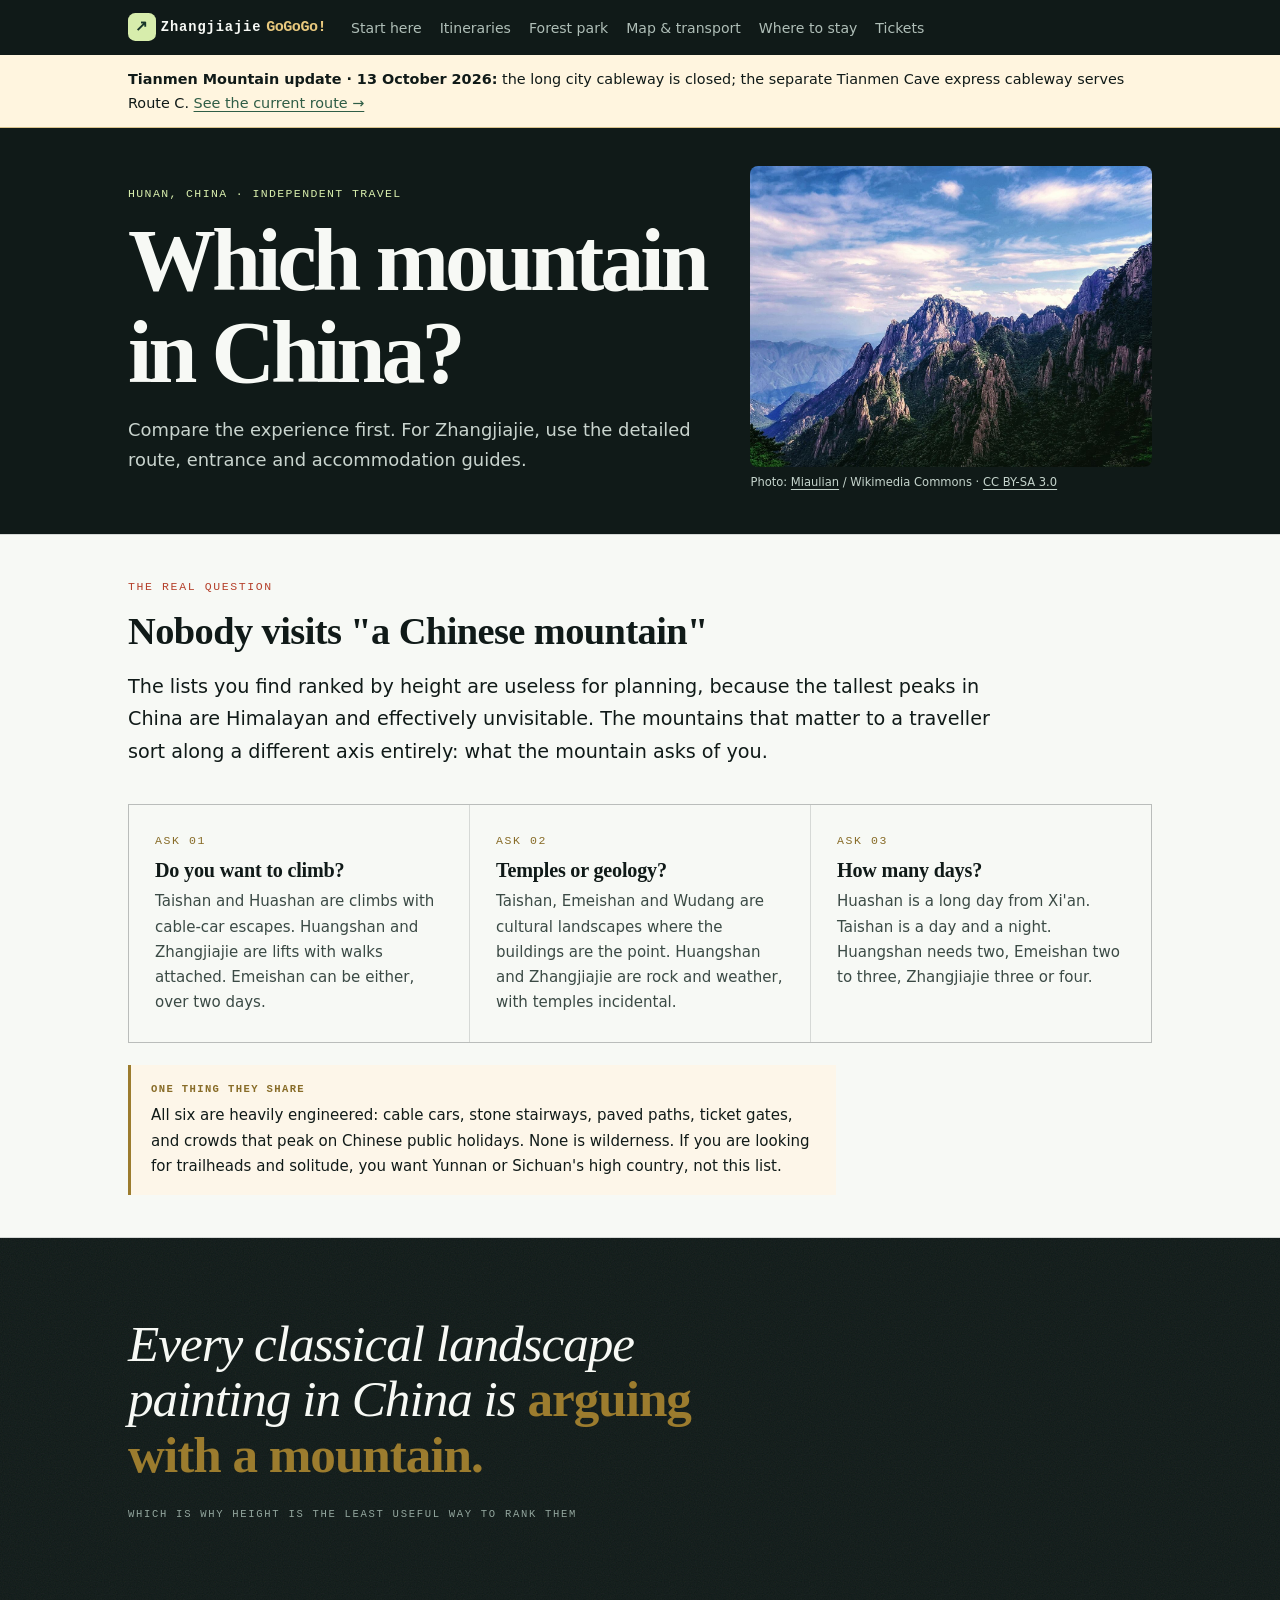
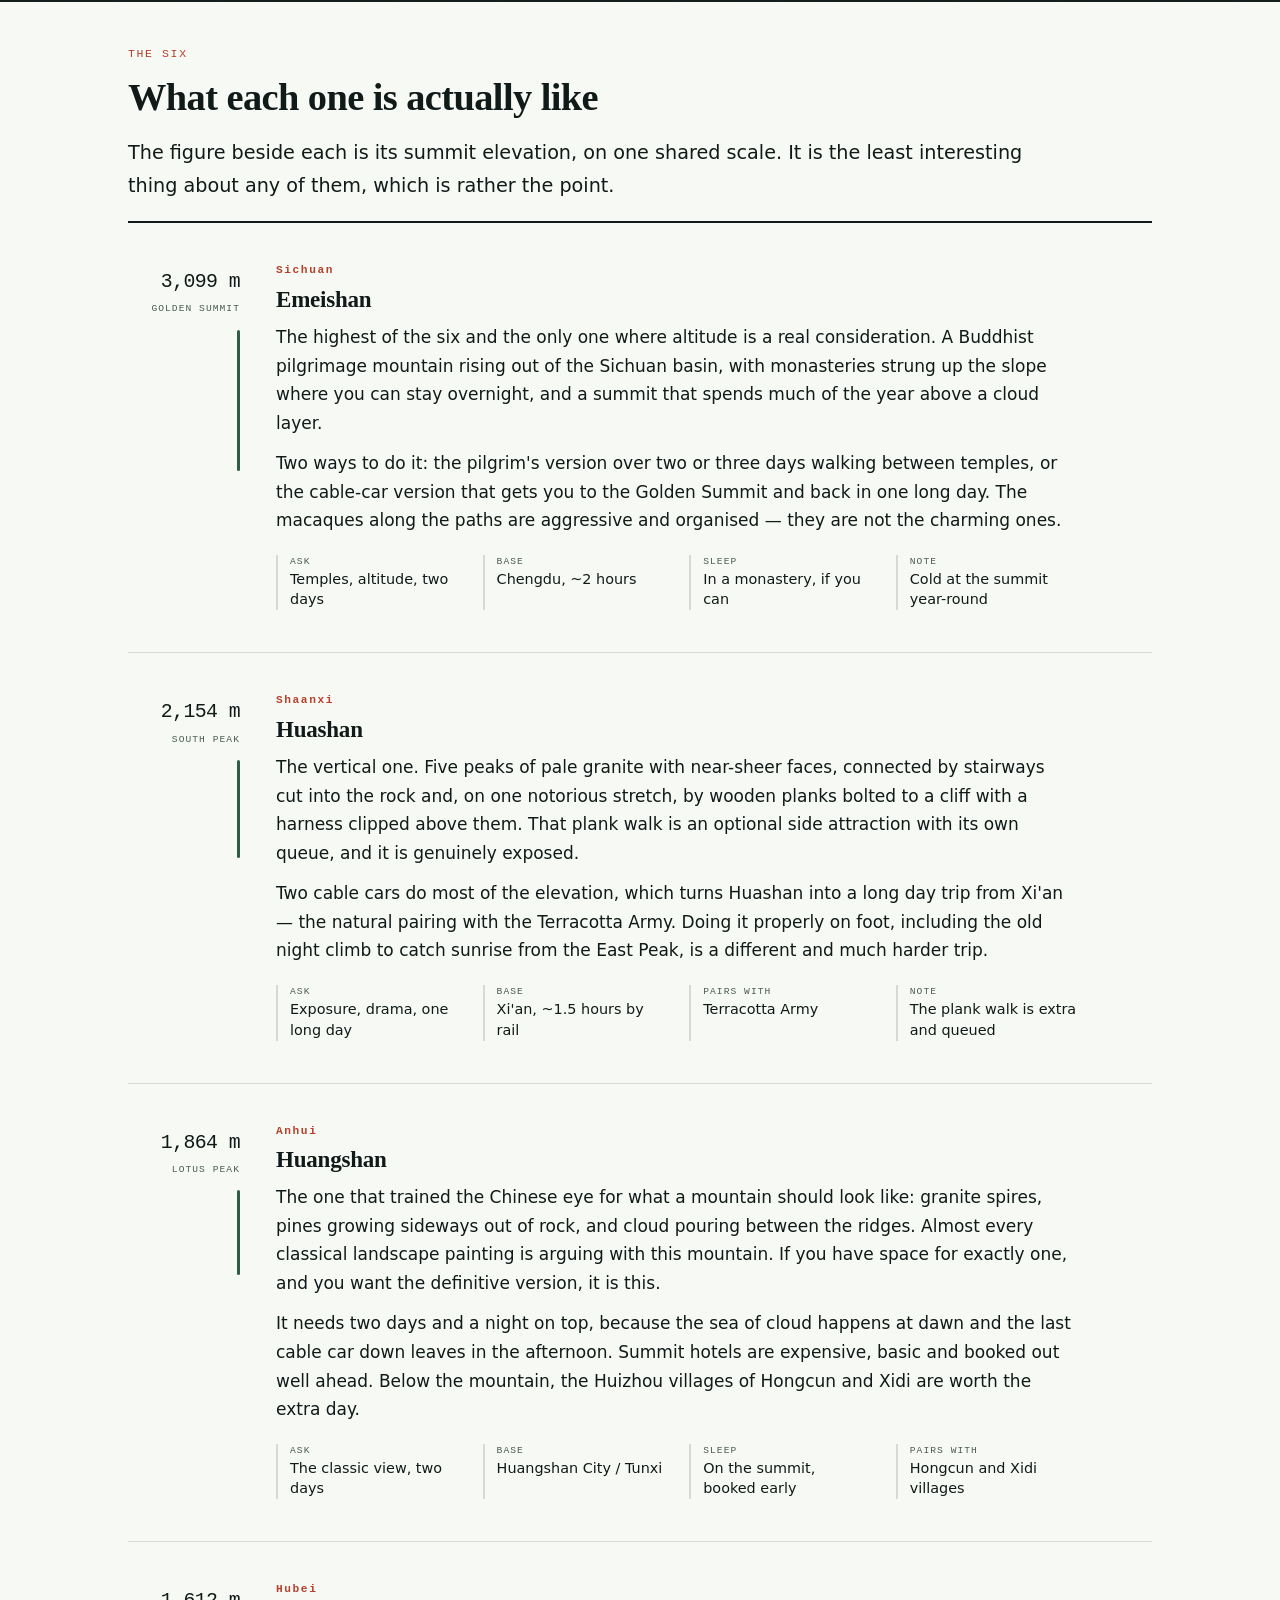
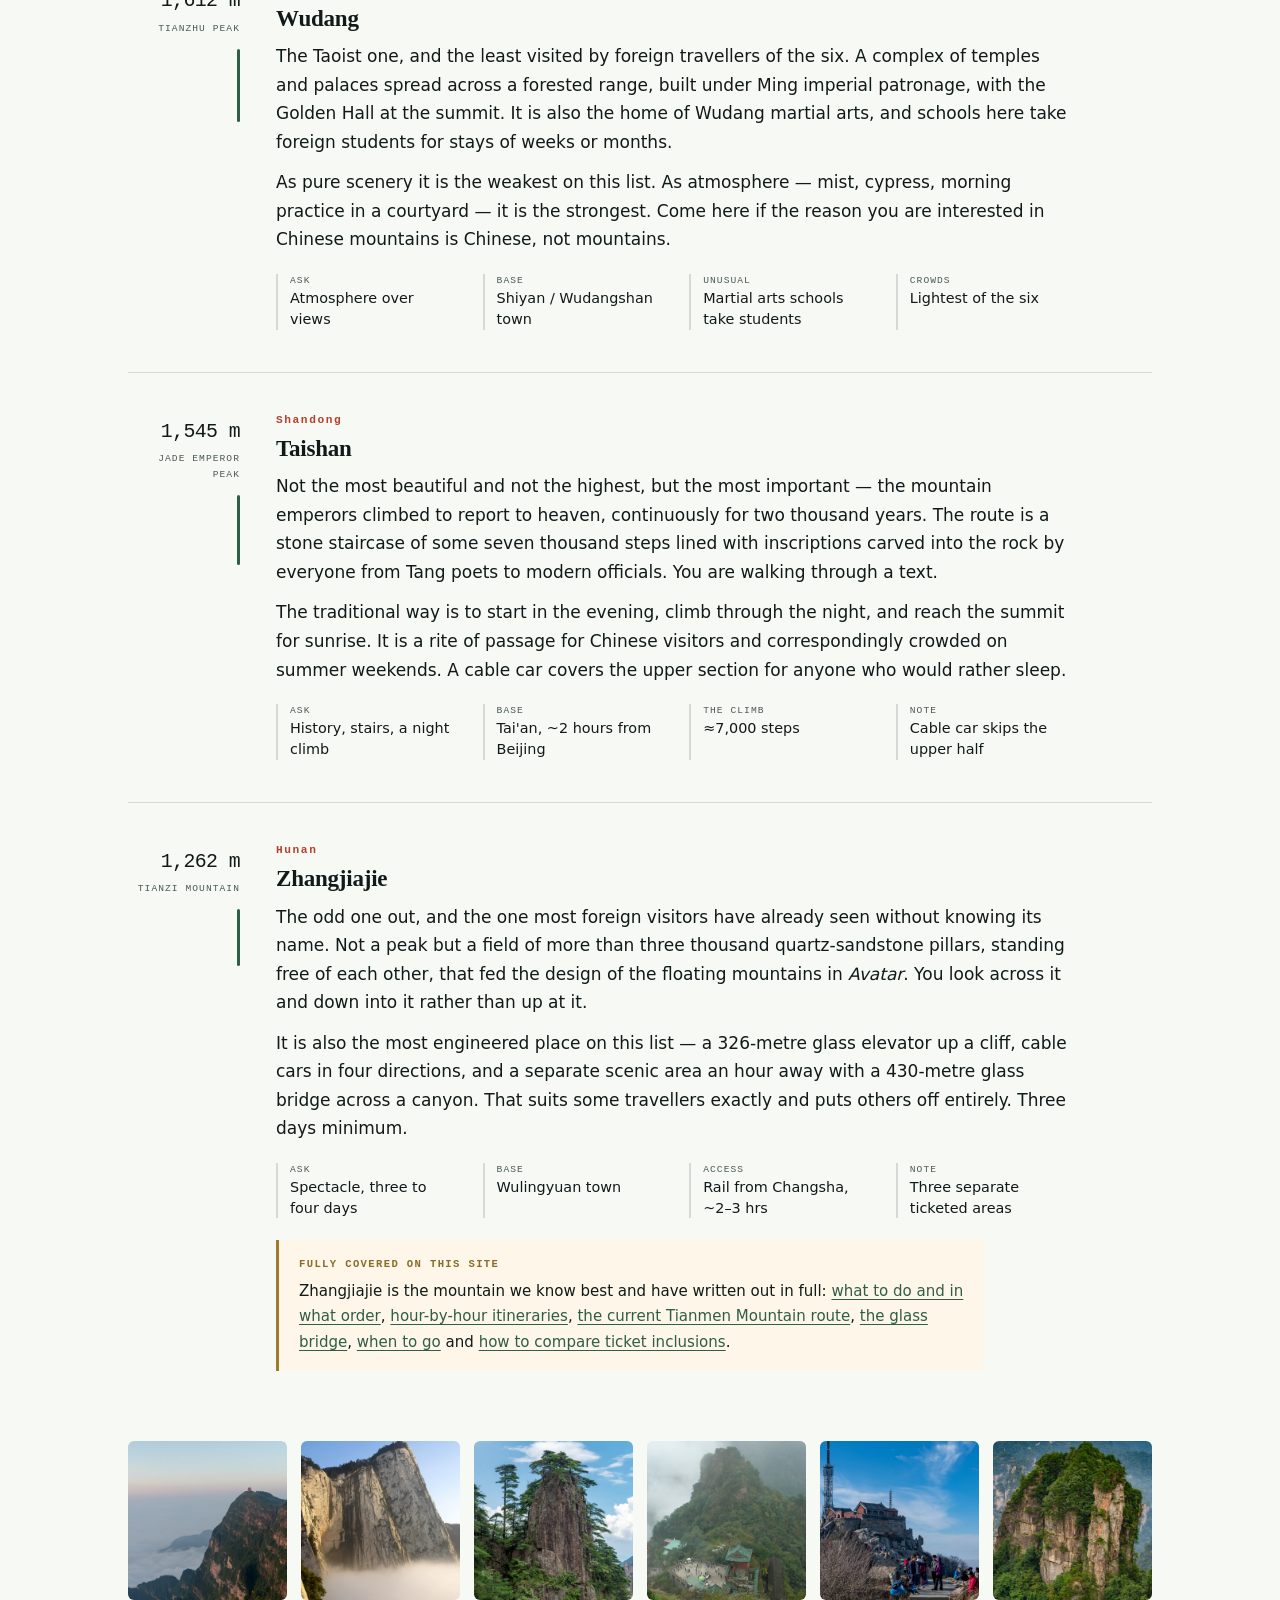
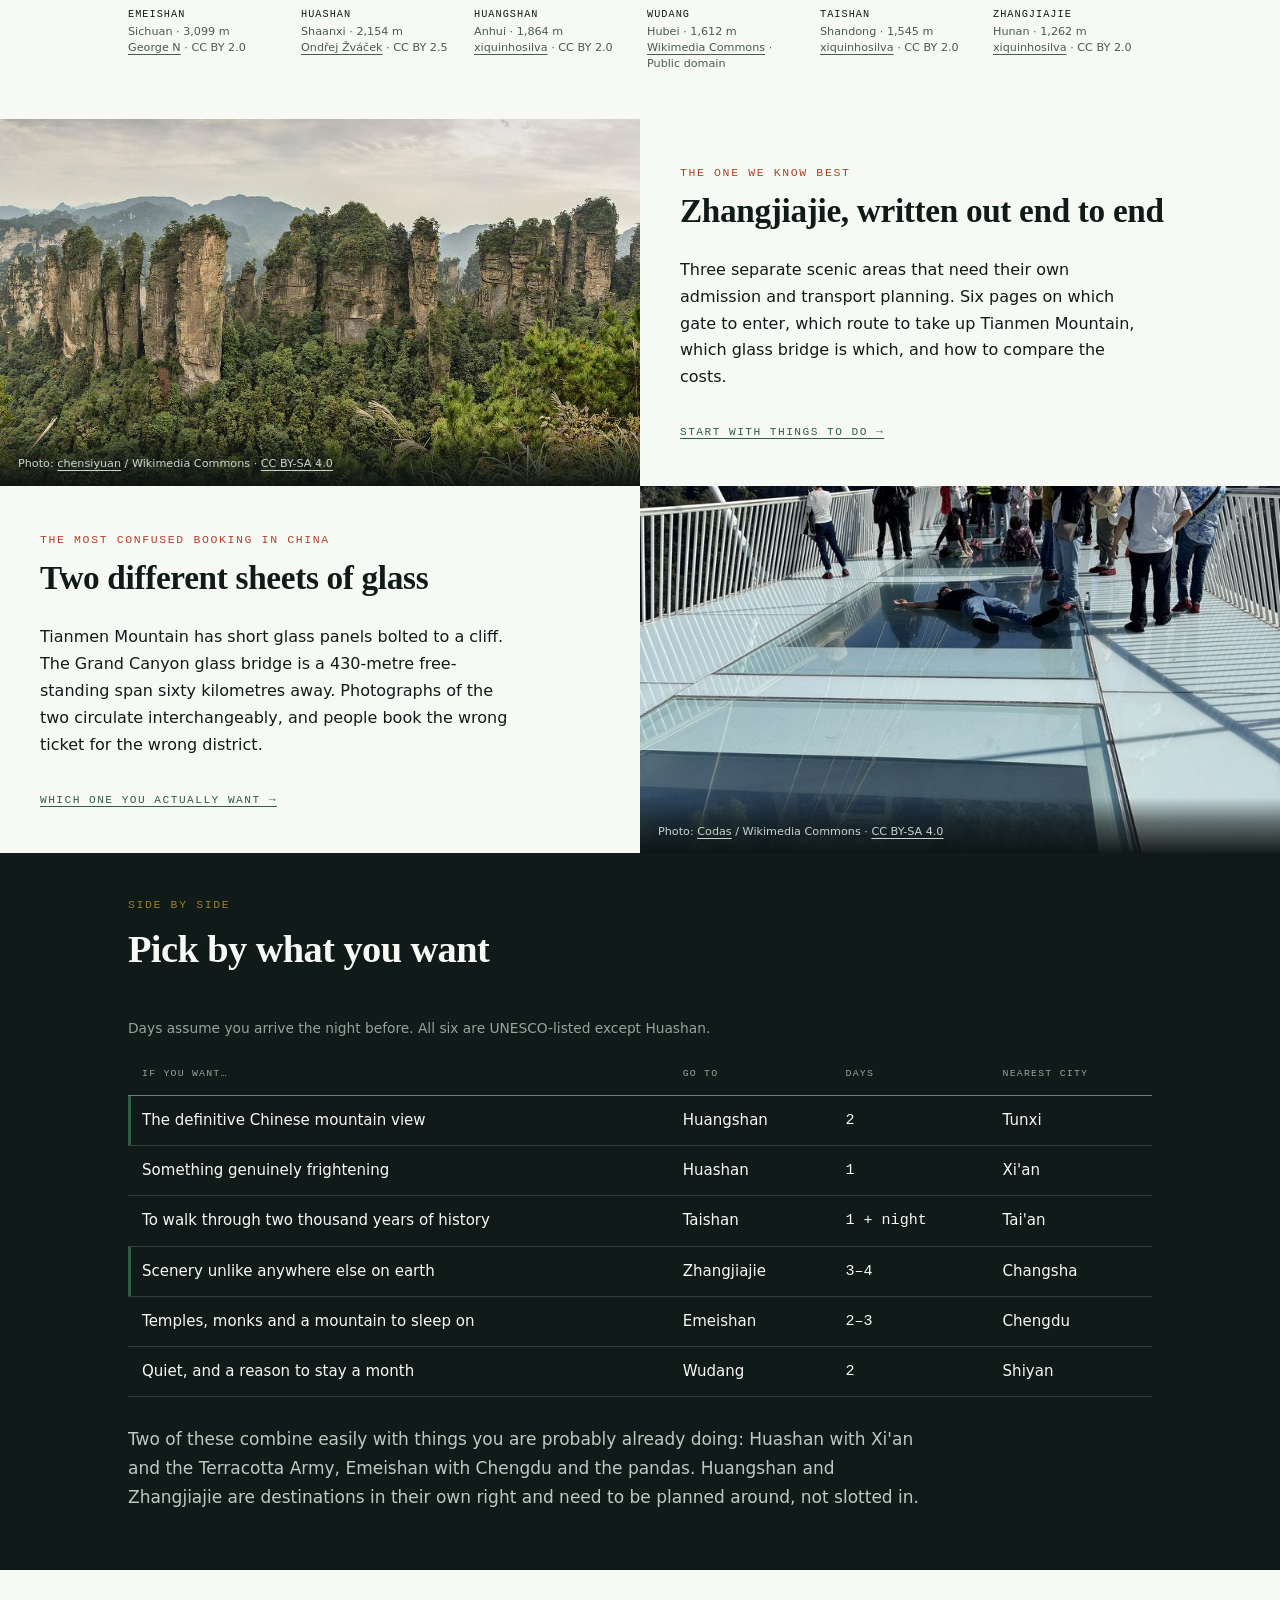
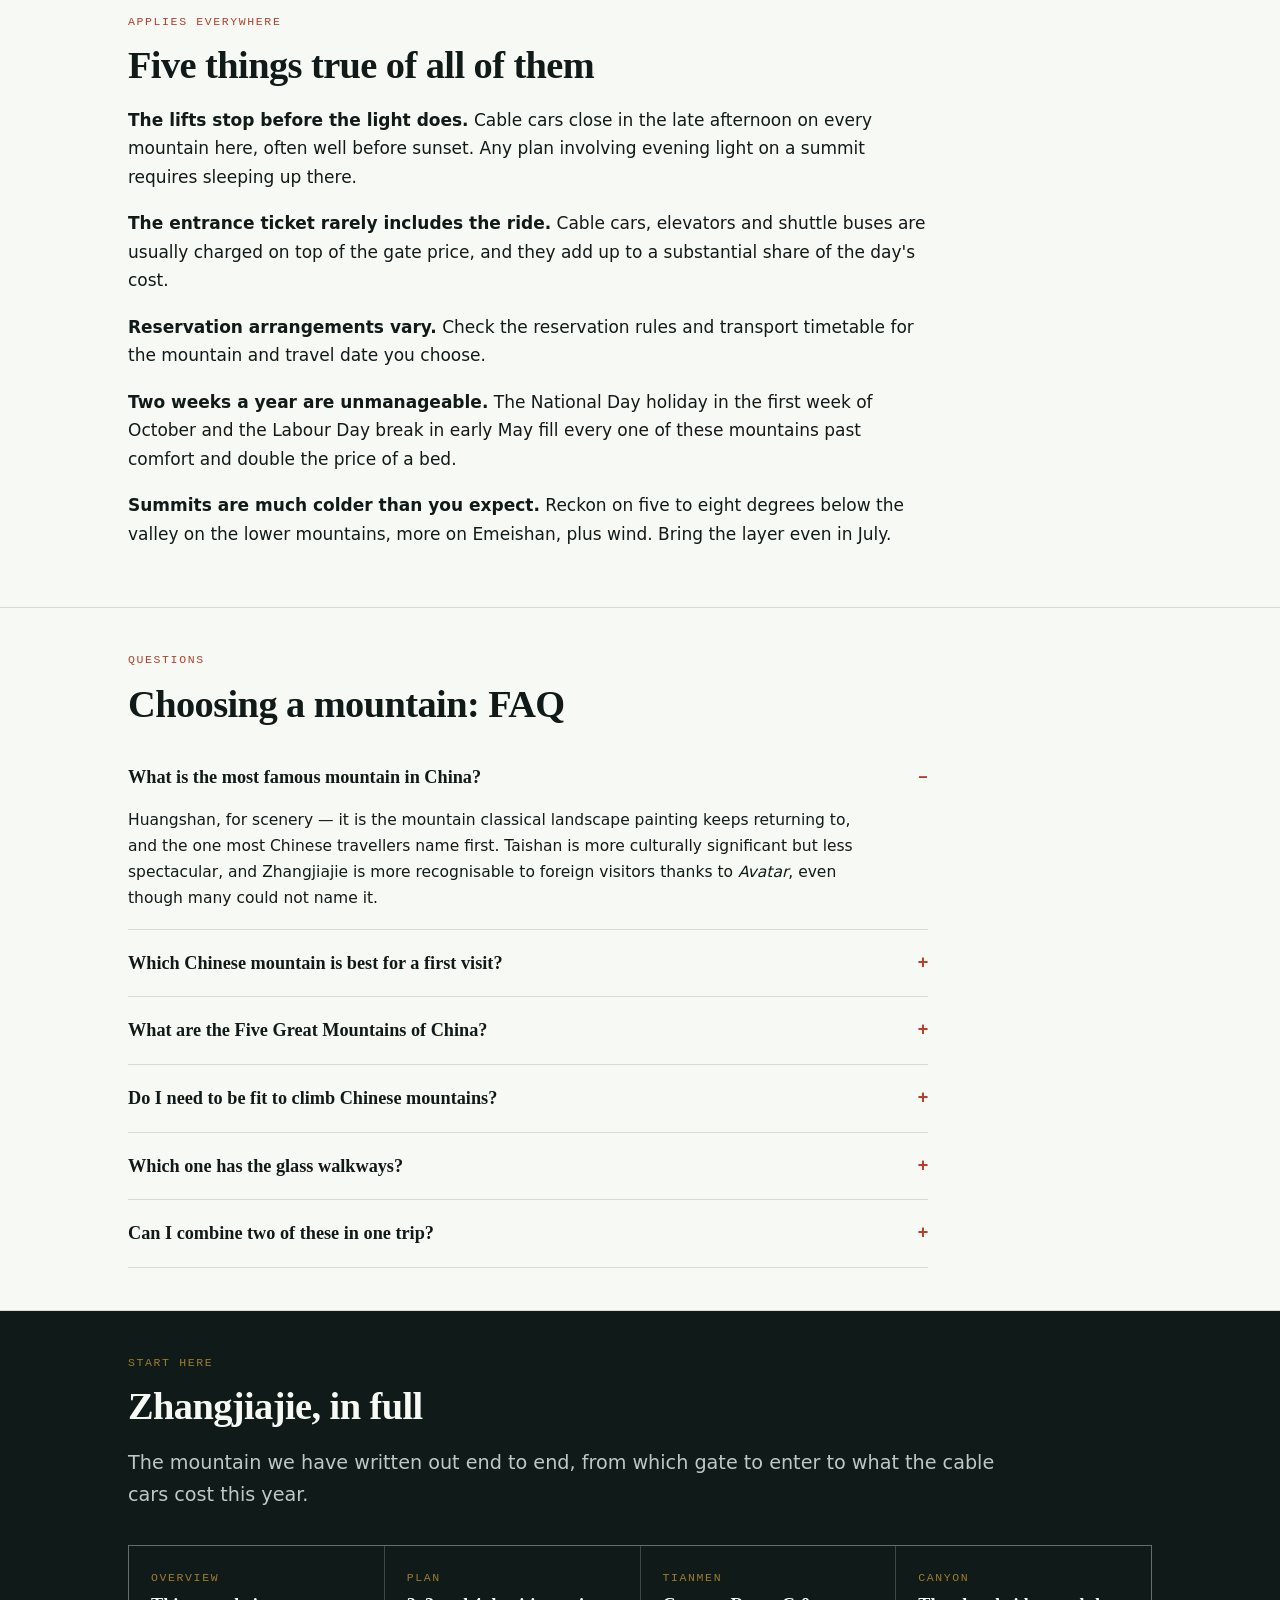
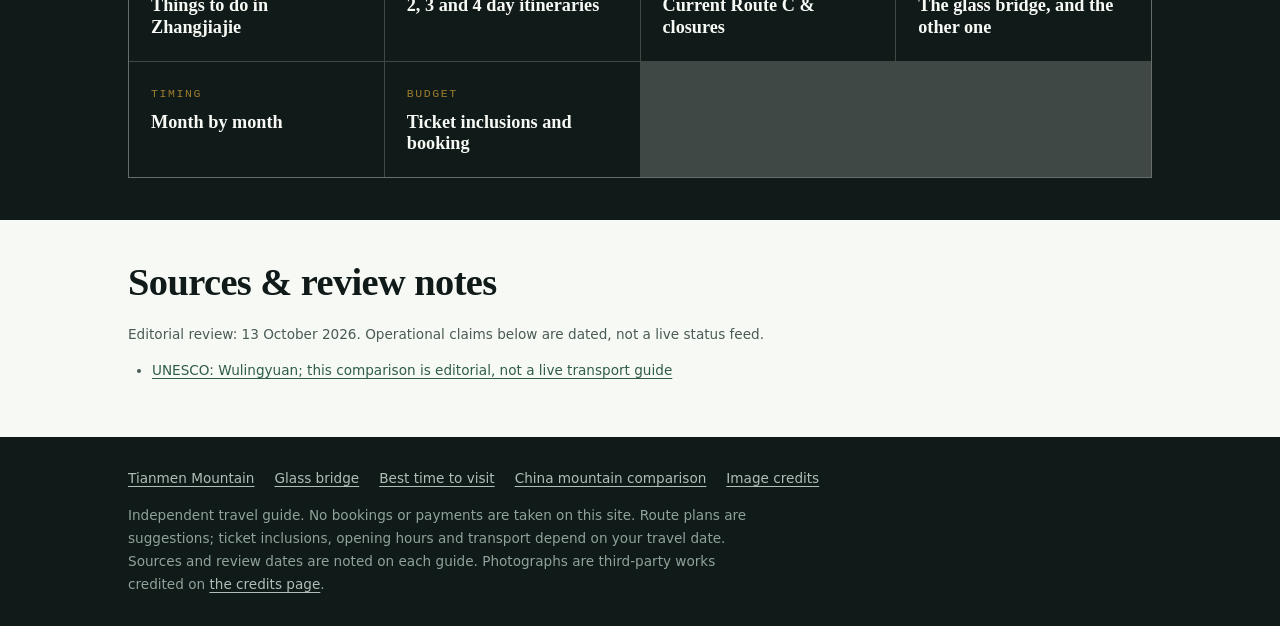
<file: chinese-mountains.html>
<!DOCTYPE html>
<html lang="en"><head><meta charset="utf-8"><meta name="viewport" content="width=device-width,initial-scale=1"><title>Chinese Mountains Compared: Zhangjiajie, Huangshan &amp; More</title><meta name="description" content="Compare six Chinese mountain destinations by scenery, walking and cultural interest, then explore the practical Zhangjiajie guides."><!-- HOST_META --><link rel="icon" href="favicon.svg" type="image/svg+xml"><meta property="og:type" content="website"><meta property="og:title" content="Chinese Mountains Compared: Zhangjiajie, Huangshan &amp; More"><meta property="og:description" content="Compare six Chinese mountain destinations by scenery, walking and cultural interest, then explore the practical Zhangjiajie guides."><meta property="og:image" content="img/og-zhangjiajie.jpg"><link rel="stylesheet" href="assets/site.css"><script defer src="assets/site.js"></script><script type="application/ld+json">{"@context": "https://schema.org", "@type": "WebPage", "name": "Chinese Mountains Compared: Zhangjiajie, Huangshan & More", "description": "Compare six Chinese mountain destinations by scenery, walking and cultural interest, then explore the practical Zhangjiajie guides.", "inLanguage": "en"}</script></head><body><a class="skip" href="#main">Skip to content</a><nav class="nav" aria-label="Main navigation"><div class="nav-in"><a class="brand" href="index.html">Zhangjiajie <span>GoGoGo!</span></a><ul><li><a href="index.html">Start here</a></li><li><a href="zhangjiajie-itinerary.html">Itineraries</a></li><li><a href="zhangjiajie-national-forest-park.html">Forest park</a></li><li><a href="zhangjiajie-map-transport.html">Map & transport</a></li><li><a href="where-to-stay-in-zhangjiajie.html">Where to stay</a></li><li><a href="zhangjiajie-tickets-prices.html">Tickets</a></li></ul></div></nav><aside class="alert"><p><strong>Tianmen Mountain update · 13 October 2026:</strong> the long city cableway is closed; the separate Tianmen Cave express cableway serves Route C. <a href="tianmen-mountain.html">See the current route →</a></p></aside><header class="hero"><div class="hero-inner home-hero"><div><span class="mono eyebrow">Hunan, China · Independent travel</span><h1>Which mountain in China?</h1><p>Compare the experience first. For Zhangjiajie, use the detailed route, entrance and accommodation guides.</p></div><figure class="photo"><img fetchpriority="high" src="img/hero-huangshan.jpg" width="1600" height="1000" alt="Granite peaks and pines at Huangshan, Anhui"><figcaption>Photo: <a href="https://commons.wikimedia.org/wiki/File:Anhui_Huangshan.jpg">Miaulian</a> / Wikimedia Commons &middot; <a href="https://creativecommons.org/licenses/by-sa/3.0/">CC BY-SA 3.0</a></figcaption></figure></div></header><main id="main">

<section class="tint" id="choose">
  <div class="wrap">
    <span class="mono kicker rv">The real question</span>
    <h2 class="rv">Nobody visits "a Chinese mountain"</h2>
    <p class="lede rv rv-d1">The lists you find ranked by height are useless for planning, because the tallest peaks in China are Himalayan and effectively unvisitable. The mountains that matter to a traveller sort along a different axis entirely: <strong>what the mountain asks of you</strong>.</p>
    <div class="zones rv rv-d2">
      <div class="zone">
        <span class="mono">Ask 01</span>
        <h3>Do you want to climb?</h3>
        <p>Taishan and Huashan are climbs with cable-car escapes. Huangshan and Zhangjiajie are lifts with walks attached. Emeishan can be either, over two days.</p>
      </div>
      <div class="zone">
        <span class="mono">Ask 02</span>
        <h3>Temples or geology?</h3>
        <p>Taishan, Emeishan and Wudang are cultural landscapes where the buildings are the point. Huangshan and Zhangjiajie are rock and weather, with temples incidental.</p>
      </div>
      <div class="zone">
        <span class="mono">Ask 03</span>
        <h3>How many days?</h3>
        <p>Huashan is a long day from Xi'an. Taishan is a day and a night. Huangshan needs two, Emeishan two to three, Zhangjiajie three or four.</p>
      </div>
    </div>
    <div class="note rv">
      <b>One thing they share</b>
      All six are heavily engineered: cable cars, stone stairways, paved paths, ticket gates, and crowds that peak on Chinese public holidays. None is wilderness. If you are looking for trailheads and solitude, you want Yunnan or Sichuan's high country, not this list.
    </div>
  </div>
</section>

<section class="statement">
  <div class="grain"></div>
  <div class="wrap">
    <p class="rv">Every classical landscape painting in China is <em>arguing with a mountain.</em></p>
    <cite class="rv rv-d1">Which is why height is the least useful way to rank them</cite>
  </div>
</section>

<section id="six">
  <div class="wrap">
    <span class="mono kicker rv">The six</span>
    <h2 class="rv">What each one is actually like</h2>
    <p class="lede rv rv-d1">The figure beside each is its summit elevation, on one shared scale. It is the least interesting thing about any of them, which is rather the point.</p>

    <article class="item rv">
      <div class="gauge"><b>3,099 m</b><span>Golden Summit</span><div class="bar" style="height:141px"></div></div>
      <div>
        <h3><span class="n">Sichuan</span>Emeishan</h3>
        <p>The highest of the six and the only one where altitude is a real consideration. A Buddhist pilgrimage mountain rising out of the Sichuan basin, with monasteries strung up the slope where you can stay overnight, and a summit that spends much of the year above a cloud layer.</p>
        <p>Two ways to do it: the pilgrim's version over two or three days walking between temples, or the cable-car version that gets you to the Golden Summit and back in one long day. The macaques along the paths are aggressive and organised — they are not the charming ones.</p>
        <ul class="facts">
          <li><strong>Ask</strong>Temples, altitude, two days</li>
          <li><strong>Base</strong>Chengdu, ~2 hours</li>
          <li><strong>Sleep</strong>In a monastery, if you can</li>
          <li><strong>Note</strong>Cold at the summit year-round</li>
        </ul>
      </div>
    </article>

    <article class="item rv">
      <div class="gauge"><b>2,154 m</b><span>South Peak</span><div class="bar" style="height:98px"></div></div>
      <div>
        <h3><span class="n">Shaanxi</span>Huashan</h3>
        <p>The vertical one. Five peaks of pale granite with near-sheer faces, connected by stairways cut into the rock and, on one notorious stretch, by wooden planks bolted to a cliff with a harness clipped above them. That plank walk is an optional side attraction with its own queue, and it is genuinely exposed.</p>
        <p>Two cable cars do most of the elevation, which turns Huashan into a long day trip from Xi'an — the natural pairing with the Terracotta Army. Doing it properly on foot, including the old night climb to catch sunrise from the East Peak, is a different and much harder trip.</p>
        <ul class="facts">
          <li><strong>Ask</strong>Exposure, drama, one long day</li>
          <li><strong>Base</strong>Xi'an, ~1.5 hours by rail</li>
          <li><strong>Pairs with</strong>Terracotta Army</li>
          <li><strong>Note</strong>The plank walk is extra and queued</li>
        </ul>
      </div>
    </article>

    <article class="item rv">
      <div class="gauge"><b>1,864 m</b><span>Lotus Peak</span><div class="bar" style="height:85px"></div></div>
      <div>
        <h3><span class="n">Anhui</span>Huangshan</h3>
        <p>The one that trained the Chinese eye for what a mountain should look like: granite spires, pines growing sideways out of rock, and cloud pouring between the ridges. Almost every classical landscape painting is arguing with this mountain. If you have space for exactly one, and you want the definitive version, it is this.</p>
        <p>It needs two days and a night on top, because the sea of cloud happens at dawn and the last cable car down leaves in the afternoon. Summit hotels are expensive, basic and booked out well ahead. Below the mountain, the Huizhou villages of Hongcun and Xidi are worth the extra day.</p>
        <ul class="facts">
          <li><strong>Ask</strong>The classic view, two days</li>
          <li><strong>Base</strong>Huangshan City / Tunxi</li>
          <li><strong>Sleep</strong>On the summit, booked early</li>
          <li><strong>Pairs with</strong>Hongcun and Xidi villages</li>
        </ul>
      </div>
    </article>

    <article class="item rv">
      <div class="gauge"><b>1,612 m</b><span>Tianzhu Peak</span><div class="bar" style="height:73px"></div></div>
      <div>
        <h3><span class="n">Hubei</span>Wudang</h3>
        <p>The Taoist one, and the least visited by foreign travellers of the six. A complex of temples and palaces spread across a forested range, built under Ming imperial patronage, with the Golden Hall at the summit. It is also the home of Wudang martial arts, and schools here take foreign students for stays of weeks or months.</p>
        <p>As pure scenery it is the weakest on this list. As atmosphere — mist, cypress, morning practice in a courtyard — it is the strongest. Come here if the reason you are interested in Chinese mountains is Chinese, not mountains.</p>
        <ul class="facts">
          <li><strong>Ask</strong>Atmosphere over views</li>
          <li><strong>Base</strong>Shiyan / Wudangshan town</li>
          <li><strong>Unusual</strong>Martial arts schools take students</li>
          <li><strong>Crowds</strong>Lightest of the six</li>
        </ul>
      </div>
    </article>

    <article class="item rv">
      <div class="gauge"><b>1,545 m</b><span>Jade Emperor Peak</span><div class="bar" style="height:70px"></div></div>
      <div>
        <h3><span class="n">Shandong</span>Taishan</h3>
        <p>Not the most beautiful and not the highest, but the most important — the mountain emperors climbed to report to heaven, continuously for two thousand years. The route is a stone staircase of some seven thousand steps lined with inscriptions carved into the rock by everyone from Tang poets to modern officials. You are walking through a text.</p>
        <p>The traditional way is to start in the evening, climb through the night, and reach the summit for sunrise. It is a rite of passage for Chinese visitors and correspondingly crowded on summer weekends. A cable car covers the upper section for anyone who would rather sleep.</p>
        <ul class="facts">
          <li><strong>Ask</strong>History, stairs, a night climb</li>
          <li><strong>Base</strong>Tai'an, ~2 hours from Beijing</li>
          <li><strong>The climb</strong>≈7,000 steps</li>
          <li><strong>Note</strong>Cable car skips the upper half</li>
        </ul>
      </div>
    </article>

    <article class="item rv">
      <div class="gauge"><b>1,262 m</b><span>Tianzi Mountain</span><div class="bar" style="height:57px"></div></div>
      <div>
        <h3><span class="n">Hunan</span>Zhangjiajie</h3>
        <p>The odd one out, and the one most foreign visitors have already seen without knowing its name. Not a peak but a field of more than three thousand quartz-sandstone pillars, standing free of each other, that fed the design of the floating mountains in <i>Avatar</i>. You look across it and down into it rather than up at it.</p>
        <p>It is also the most engineered place on this list — a 326-metre glass elevator up a cliff, cable cars in four directions, and a separate scenic area an hour away with a 430-metre glass bridge across a canyon. That suits some travellers exactly and puts others off entirely. Three days minimum.</p>
        <ul class="facts">
          <li><strong>Ask</strong>Spectacle, three to four days</li>
          <li><strong>Base</strong>Wulingyuan town</li>
          <li><strong>Access</strong>Rail from Changsha, ~2–3 hrs</li>
          <li><strong>Note</strong>Three separate ticketed areas</li>
        </ul>
        <div class="note">
          <b>Fully covered on this site</b>
          Zhangjiajie is the mountain we know best and have written out in full: <a href="index.html">what to do and in what order</a>, <a href="zhangjiajie-itinerary.html">hour-by-hour itineraries</a>, <a href="tianmen-mountain.html">the current Tianmen Mountain route</a>, <a href="zhangjiajie-glass-bridge.html">the glass bridge</a>, <a href="best-time-to-visit-zhangjiajie.html">when to go</a> and <a href="zhangjiajie-tickets-prices.html">how to compare ticket inclusions</a>.
        </div>
      </div>
    </article>
  <div class="rail rv" role="group" aria-label="The six mountains, in order of summit elevation"><figure><img src="img/rail-emeishan.jpg" width="800" height="1000" loading="lazy" decoding="async" alt="Wanfoding, the Golden Summit of Mount Emei, Sichuan"><figcaption><b>Emeishan</b>Sichuan &middot; 3,099 m<br><a href="https://commons.wikimedia.org/wiki/File:%E5%B3%A8%E7%9C%89%E5%B1%B1%E9%A3%8E%E6%99%AF%E5%8C%BA_Mount_Emei_Scenic_Area_07.jpg">George N</a> &middot; CC BY 2.0</figcaption></figure><figure><img src="img/rail-huashan.jpg" width="800" height="1000" loading="lazy" decoding="async" alt="The western summit of Hua Shan, Shaanxi"><figcaption><b>Huashan</b>Shaanxi &middot; 2,154 m<br><a href="https://commons.wikimedia.org/wiki/File:Hua_Shan.jpg">Ondřej Žváček</a> &middot; CC BY 2.5</figcaption></figure><figure><img src="img/rail-huangshan.jpg" width="800" height="1000" loading="lazy" decoding="async" alt="Mount Huangshan, Anhui"><figcaption><b>Huangshan</b>Anhui &middot; 1,864 m<br><a href="https://commons.wikimedia.org/wiki/File:Mount-huangshan_53321064445_o.jpg">xiquinhosilva</a> &middot; CC BY 2.0</figcaption></figure><figure><img src="img/rail-wudang.jpg" width="800" height="1000" loading="lazy" decoding="async" alt="Green-roofed Taoist temples on a forested Wudang ridge"><figcaption><b>Wudang</b>Hubei &middot; 1,612 m<br><a href="https://commons.wikimedia.org/wiki/File:Wudangshan_2003_10.jpg">Wikimedia Commons</a> &middot; Public domain</figcaption></figure><figure><img src="img/rail-taishan.jpg" width="800" height="1000" loading="lazy" decoding="async" alt="Jade Emperor Peak on Mount Tai, Shandong"><figcaption><b>Taishan</b>Shandong &middot; 1,545 m<br><a href="https://commons.wikimedia.org/wiki/File:50484-Jade_Emperor_Peak,_Mount_Tai_Taishan.jpg">xiquinhosilva</a> &middot; CC BY 2.0</figcaption></figure><figure><img src="img/rail-zhangjiajie.jpg" width="800" height="1000" loading="lazy" decoding="async" alt="The pillar forest of Zhangjiajie, Hunan"><figcaption><b>Zhangjiajie</b>Hunan &middot; 1,262 m<br><a href="https://commons.wikimedia.org/wiki/File:Avatar_World_37831-Zhangjiajie_(49046811418).jpg">xiquinhosilva</a> &middot; CC BY 2.0</figcaption></figure></div></div>
</section>

<section class="split rv"><figure class="photo"><img src="img/og-zhangjiajie.jpg" width="1200" height="630" alt="Panorama from Huangshizhai across the Wulingyuan pillars"><figcaption>Photo: <a href="https://commons.wikimedia.org/wiki/File:1_zhangjiajie_huangshizhai_wulingyuan_panorama_2012.jpg">chensiyuan</a> / Wikimedia Commons &middot; <a href="https://creativecommons.org/licenses/by-sa/4.0/">CC BY-SA 4.0</a></figcaption></figure>
  <div class="say">
    <span class="mono">The one we know best</span>
    <h3>Zhangjiajie, written out end to end</h3>
    <p>Three separate scenic areas that need their own admission and transport planning. Six pages on which gate to enter, which route to take up Tianmen Mountain, which glass bridge is which, and how to compare the costs.</p>
    <a href="index.html">Start with things to do &rarr;</a>
  </div>
</section>

<section class="split flip rv"><figure class="photo"><img src="img/card-bridge.jpg" width="800" height="1000" alt="Visitors crossing the Zhangjiajie Glass Bridge" loading="lazy" decoding="async"><figcaption>Photo: <a href="https://commons.wikimedia.org/wiki/File:Zhangjiajie_Glass_Bridge_03.jpg">Codas</a> / Wikimedia Commons &middot; <a href="https://creativecommons.org/licenses/by-sa/4.0/">CC BY-SA 4.0</a></figcaption></figure>
  <div class="say">
    <span class="mono">The most confused booking in China</span>
    <h3>Two different sheets of glass</h3>
    <p>Tianmen Mountain has short glass panels bolted to a cliff. The Grand Canyon glass bridge is a 430-metre free-standing span sixty kilometres away. Photographs of the two circulate interchangeably, and people book the wrong ticket for the wrong district.</p>
    <a href="zhangjiajie-glass-bridge.html">Which one you actually want &rarr;</a>
  </div>
</section>

<section class="dark" id="compare">
  <div class="wrap">
    <span class="mono kicker rv">Side by side</span>
    <h2 class="rv">Pick by what you want</h2>
    <div class="scroll-x rv rv-d1">
    <table>
      <caption>Days assume you arrive the night before. All six are UNESCO-listed except Huashan.</caption>
      <thead><tr><th scope="col">If you want…</th><th scope="col">Go to</th><th scope="col">Days</th><th scope="col">Nearest city</th></tr></thead>
      <tbody>
        <tr class="good"><td>The definitive Chinese mountain view</td><td>Huangshan</td><td class="num">2</td><td>Tunxi</td></tr>
        <tr><td>Something genuinely frightening</td><td>Huashan</td><td class="num">1</td><td>Xi'an</td></tr>
        <tr><td>To walk through two thousand years of history</td><td>Taishan</td><td class="num">1 + night</td><td>Tai'an</td></tr>
        <tr class="good"><td>Scenery unlike anywhere else on earth</td><td>Zhangjiajie</td><td class="num">3–4</td><td>Changsha</td></tr>
        <tr><td>Temples, monks and a mountain to sleep on</td><td>Emeishan</td><td class="num">2–3</td><td>Chengdu</td></tr>
        <tr><td>Quiet, and a reason to stay a month</td><td>Wudang</td><td class="num">2</td><td>Shiyan</td></tr>
      </tbody>
    </table>
    </div>
    <p style="margin-top:28px">Two of these combine easily with things you are probably already doing: Huashan with Xi'an and the Terracotta Army, Emeishan with Chengdu and the pandas. Huangshan and Zhangjiajie are destinations in their own right and need to be planned around, not slotted in.</p>
  </div>
</section>



<section id="universal">
  <div class="wrap">
    <span class="mono kicker rv">Applies everywhere</span>
    <h2 class="rv">Five things true of all of them</h2>
    <div class="stack rv rv-d1">
      <p><strong>The lifts stop before the light does.</strong> Cable cars close in the late afternoon on every mountain here, often well before sunset. Any plan involving evening light on a summit requires sleeping up there.</p>
      <p><strong>The entrance ticket rarely includes the ride.</strong> Cable cars, elevators and shuttle buses are usually charged on top of the gate price, and they add up to a substantial share of the day's cost.</p>
      <p><strong>Reservation arrangements vary.</strong> Check the reservation rules and transport timetable for the mountain and travel date you choose.</p>
      <p><strong>Two weeks a year are unmanageable.</strong> The National Day holiday in the first week of October and the Labour Day break in early May fill every one of these mountains past comfort and double the price of a bed.</p>
      <p><strong>Summits are much colder than you expect.</strong> Reckon on five to eight degrees below the valley on the lower mountains, more on Emeishan, plus wind. Bring the layer even in July.</p>
    </div>
  </div>
</section>

<section class="tint" id="faq">
  <div class="wrap">
    <span class="mono kicker rv">Questions</span>
    <h2 class="rv">Choosing a mountain: FAQ</h2>
    <details open>
      <summary>What is the most famous mountain in China?</summary>
      <p>Huangshan, for scenery — it is the mountain classical landscape painting keeps returning to, and the one most Chinese travellers name first. Taishan is more culturally significant but less spectacular, and Zhangjiajie is more recognisable to foreign visitors thanks to <i>Avatar</i>, even though many could not name it.</p>
    </details>
    <details>
      <summary>Which Chinese mountain is best for a first visit?</summary>
      <p>Huangshan if you want the archetype and have two days. Huashan if you are already in Xi'an and have one. Zhangjiajie if you want something visually unlike anywhere else and can give it three or four days.</p>
    </details>
    <details>
      <summary>What are the Five Great Mountains of China?</summary>
      <p>Taishan in the east, Huashan in the west, Hengshan in the south, another Hengshan (different character, in Shanxi) in the north, and Songshan at the centre. They are a Taoist scheme tied to imperial ritual, not a ranking of scenery — which is why Huangshan, the most beautiful of them all, is not on the list.</p>
    </details>
    <details>
      <summary>Do I need to be fit to climb Chinese mountains?</summary>
      <p>Not for most of them. Every mountain here has a cable car covering the hard elevation, and the paths above are paved and railed. Taishan's full stairway and Huashan's peak-to-peak circuit are genuine exertion; everything else is a day of walking on steps at your own pace. Knees suffer more than lungs.</p>
    </details>
    <details>
      <summary>Which one has the glass walkways?</summary>
      <p>Zhangjiajie has both kinds — short glass sections bolted to a cliff on Tianmen Mountain, and a 430-metre free-standing glass bridge in the Grand Canyon an hour away. They get confused constantly. <a href="zhangjiajie-glass-bridge.html">The difference, and which ticket to buy</a>.</p>
    </details>
    <details>
      <summary>Can I combine two of these in one trip?</summary>
      <p>Yes, if you allow for the distances — these are different provinces, and the pairings that work are the ones sharing a hub. Xi'an gives you Huashan, Chengdu gives you Emeishan, and Zhangjiajie sits on the rail line between Changsha and western Hunan. Trying to string Huangshan and Zhangjiajie together in a week means spending most of it in transit.</p>
    </details>
  </div>
</section>

<section class="dark" id="zhangjiajie">
  <div class="wrap">
    <span class="mono kicker rv">Start here</span>
    <h2 class="rv">Zhangjiajie, in full</h2>
    <p class="lede rv rv-d1">The mountain we have written out end to end, from which gate to enter to what the cable cars cost this year.</p>
    <div class="related rv rv-d2">
      <a href="index.html"><span class="mono">Overview</span><strong>Things to do in Zhangjiajie</strong></a>
      <a href="zhangjiajie-itinerary.html"><span class="mono">Plan</span><strong>2, 3 and 4 day itineraries</strong></a>
      <a href="tianmen-mountain.html"><span class="mono">Tianmen</span><strong>Current Route C & closures</strong></a>
      <a href="zhangjiajie-glass-bridge.html"><span class="mono">Canyon</span><strong>The glass bridge, and the other one</strong></a>
      <a href="best-time-to-visit-zhangjiajie.html"><span class="mono">Timing</span><strong>Month by month</strong></a>
      <a href="zhangjiajie-tickets-prices.html"><span class="mono">Budget</span><strong>Ticket inclusions and booking</strong></a>
    </div>
  </div>
</section>

<section id="sources"><div class="wrap content"><h2>Sources & review notes</h2><p class="source">Editorial review: 13 October 2026. Operational claims below are dated, not a live status feed.</p><ul class="source"><li><a href="https://whc.unesco.org/en/list/640/">UNESCO: Wulingyuan; this comparison is editorial, not a live transport guide</a></li></ul></div></section></main><footer><div class="wrap"><nav aria-label="More guides"><a href="tianmen-mountain.html">Tianmen Mountain</a><a href="zhangjiajie-glass-bridge.html">Glass bridge</a><a href="best-time-to-visit-zhangjiajie.html">Best time to visit</a><a href="#main">China mountain comparison</a><a href="credits.html">Image credits</a></nav><p>Independent travel guide. No bookings or payments are taken on this site. Route plans are suggestions; ticket inclusions, opening hours and transport depend on your travel date. Sources and review dates are noted on each guide. Photographs are third-party works credited on <a href="credits.html">the credits page</a>.</p></div></footer></body></html>
</file>
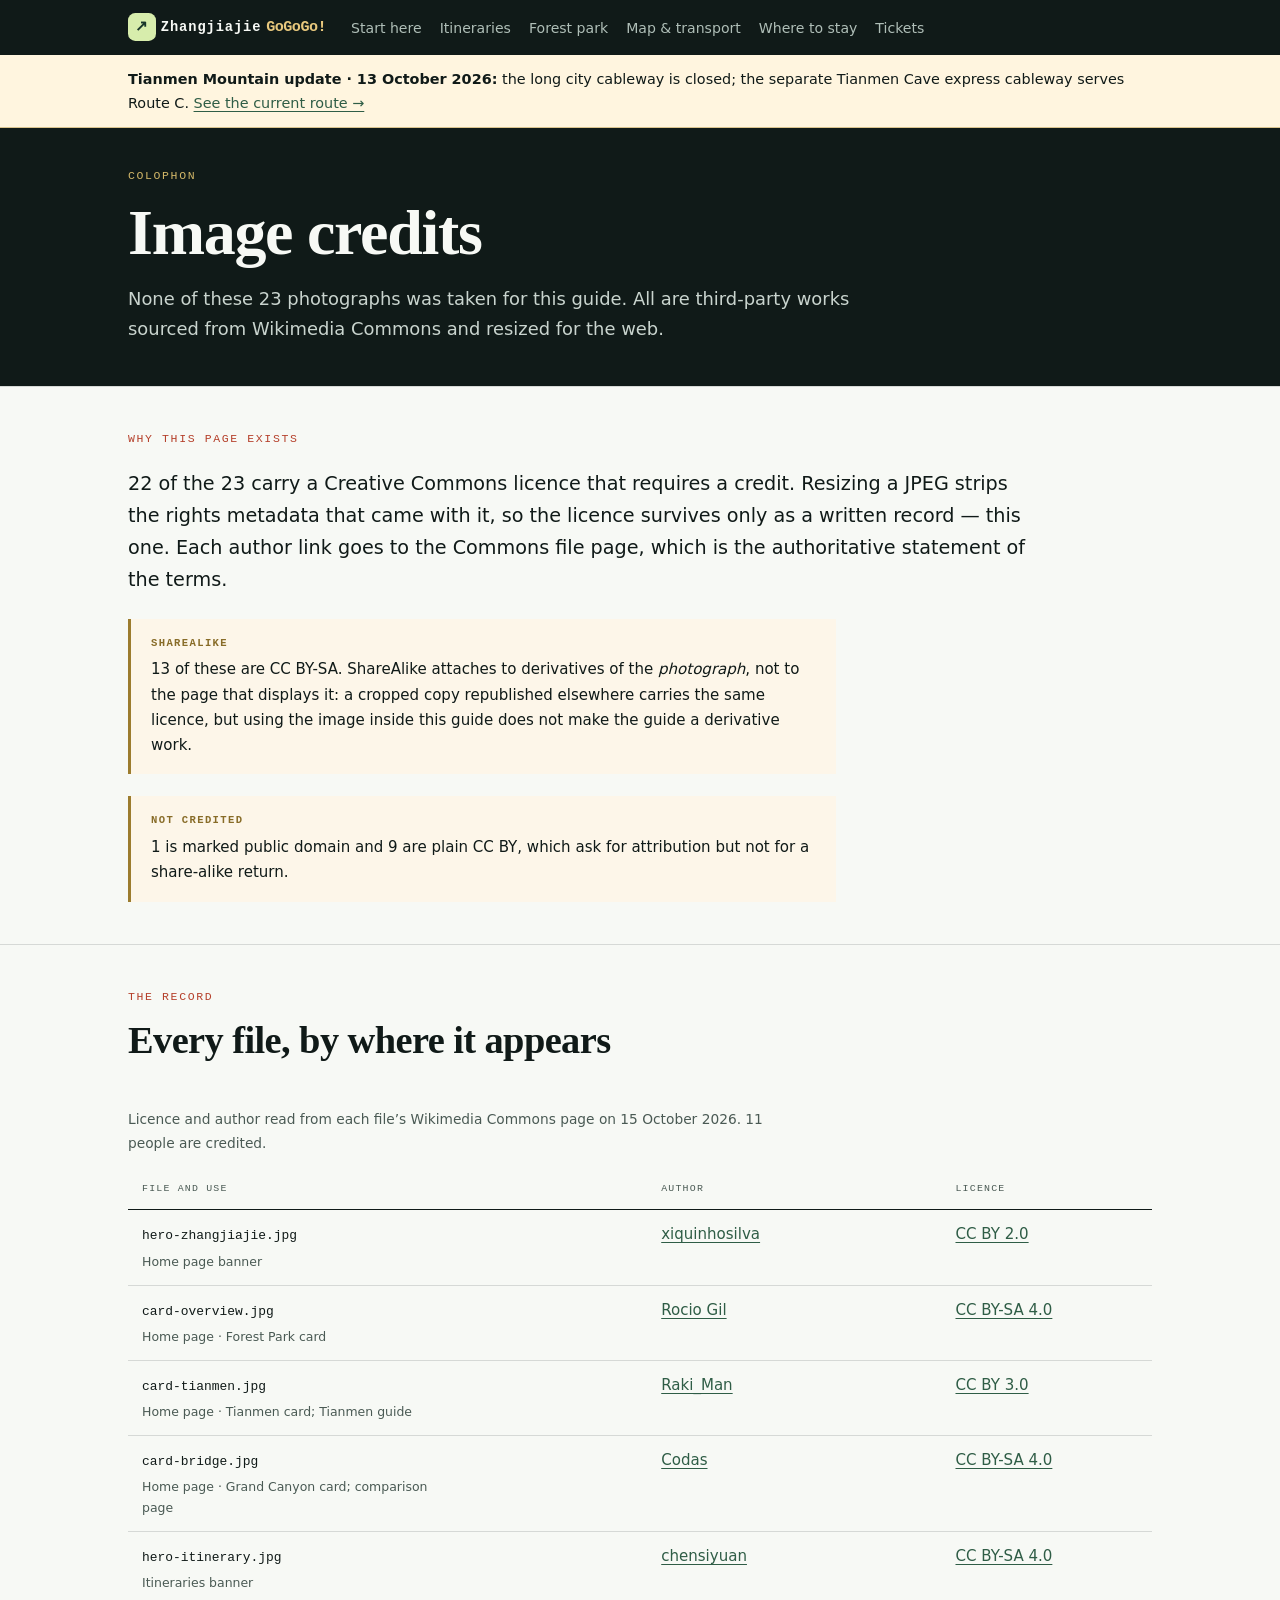
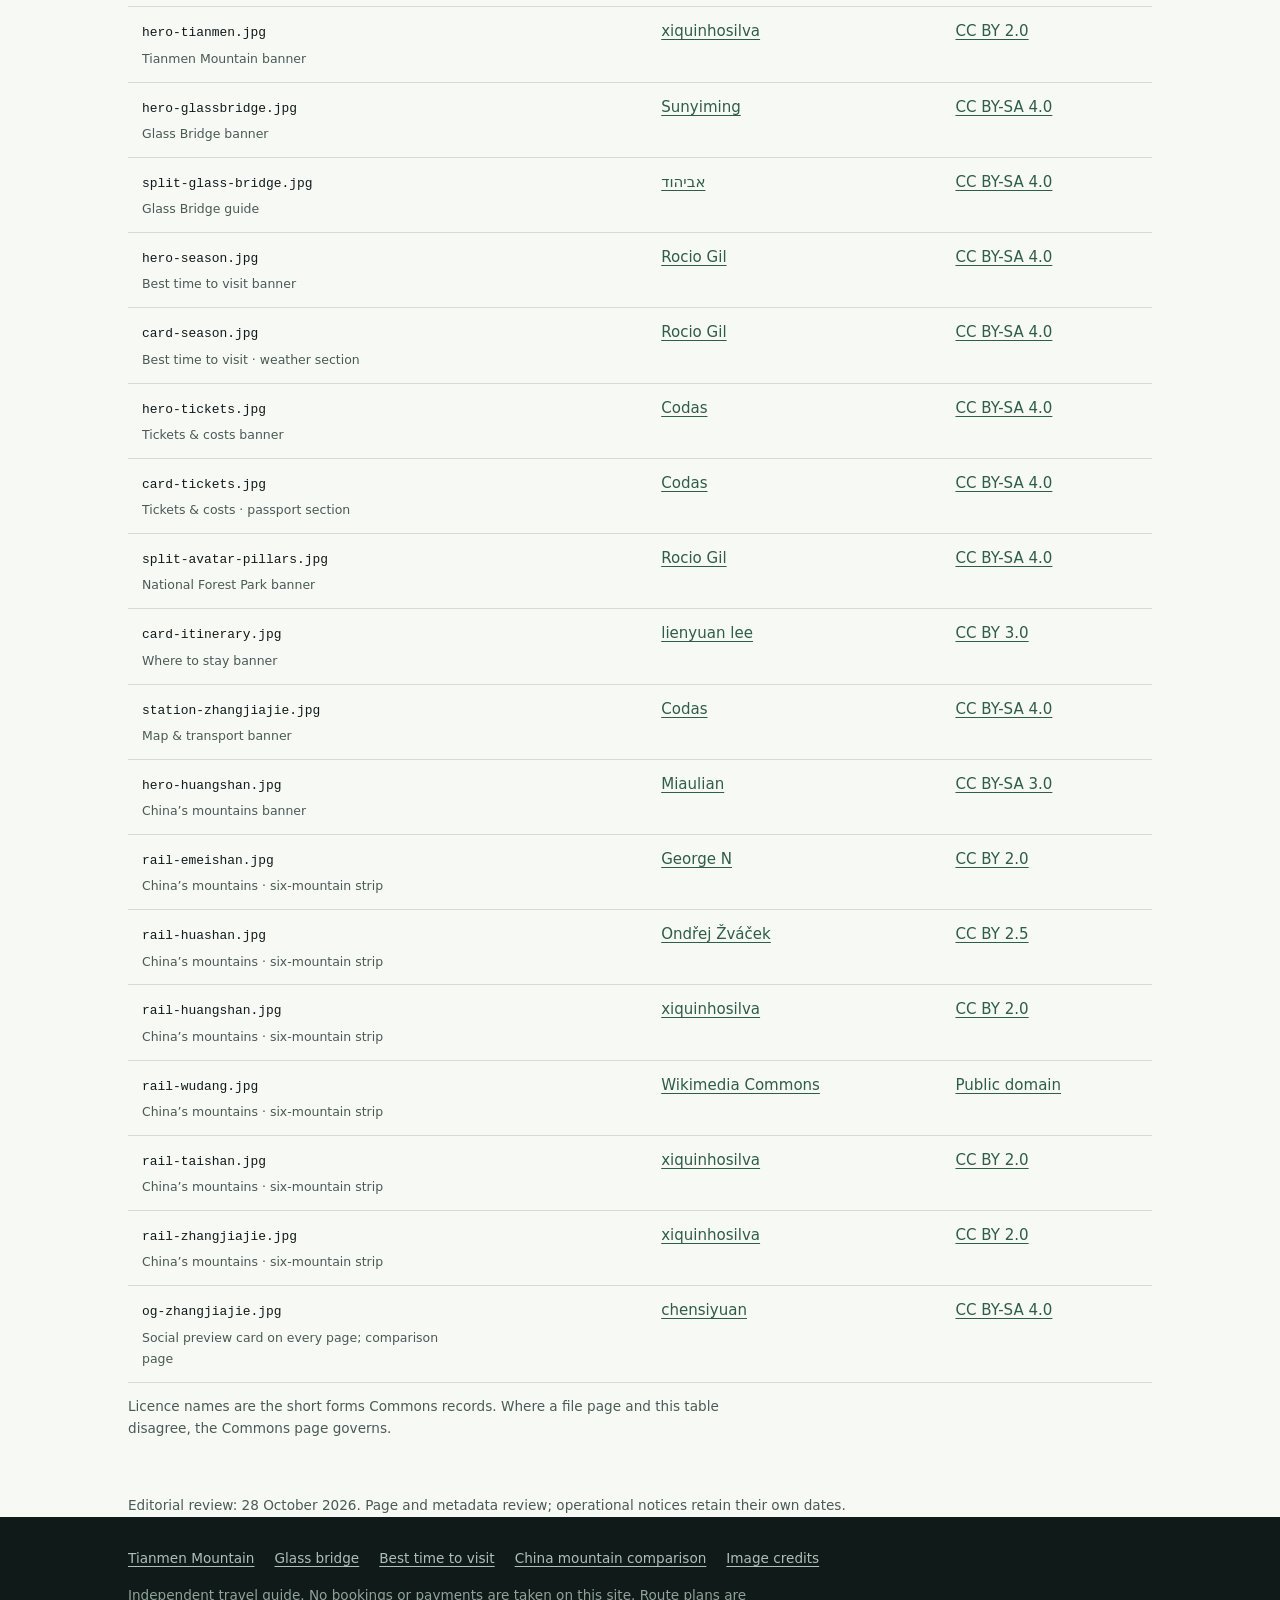
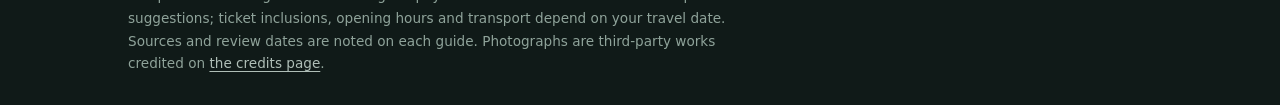
<file: credits.html>
<!DOCTYPE html>
<html lang="en"><head><meta charset="utf-8"><meta name="viewport" content="width=device-width,initial-scale=1"><title>Image Credits and Licences for This Zhangjiajie Guide</title><meta name="description" content="Every photograph used in the Zhangjiajie GoGoGo guide, with its Wikimedia Commons source page, author and Creative Commons licence."><!-- HOST_META --><link rel="icon" href="favicon.svg" type="image/svg+xml"><meta property="og:type" content="website"><meta property="og:title" content="Image Credits and Licences for This Zhangjiajie Guide"><meta property="og:description" content="Every photograph used in the Zhangjiajie GoGoGo guide, with its Wikimedia Commons source page, author and Creative Commons licence."><meta property="og:image" content="img/og-zhangjiajie.jpg"><link rel="stylesheet" href="assets/site.css"><script defer src="assets/site.js"></script><script type="application/ld+json">{"@context": "https://schema.org", "@type": "WebPage", "name": "Image Credits and Licences for This Zhangjiajie Guide", "description": "Every photograph used in the Zhangjiajie GoGoGo guide, with its Wikimedia Commons source page, author and Creative Commons licence.", "inLanguage": "en", "publisher": {"@type": "Organization", "name": "Zhangjiajie GoGoGo"}}</script></head><body><a class="skip" href="#main">Skip to content</a><nav class="nav" aria-label="Main navigation"><div class="nav-in"><a class="brand" href="index.html">Zhangjiajie <span>GoGoGo!</span></a><ul><li><a href="index.html">Start here</a></li><li><a href="zhangjiajie-itinerary.html">Itineraries</a></li><li><a href="zhangjiajie-national-forest-park.html">Forest park</a></li><li><a href="zhangjiajie-map-transport.html">Map &amp; transport</a></li><li><a href="where-to-stay-in-zhangjiajie.html">Where to stay</a></li><li><a href="zhangjiajie-tickets-prices.html">Tickets</a></li></ul></div></nav><aside class="alert"><p><strong>Tianmen Mountain update &middot; 13 October 2026:</strong> the long city cableway is closed; the separate Tianmen Cave express cableway serves Route C. <a href="tianmen-mountain.html">See the current route &rarr;</a></p></aside><header class="hero"><div class="hero-inner"><div><span class="mono eyebrow">Colophon</span><h1>Image credits</h1><p>None of these 23 photographs was taken for this guide. All are third-party works sourced from Wikimedia Commons and resized for the web.</p></div></div></header><main id="main"><section class="tint"><div class="wrap"><span class="mono kicker">Why this page exists</span><p class="lede">22 of the 23 carry a Creative Commons licence that requires a credit. Resizing a JPEG strips the rights metadata that came with it, so the licence survives only as a written record &mdash; this one. Each author link goes to the Commons file page, which is the authoritative statement of the terms.</p><div class="note"><b>ShareAlike</b> 13 of these are CC BY-SA. ShareAlike attaches to derivatives of the <em>photograph</em>, not to the page that displays it: a cropped copy republished elsewhere carries the same licence, but using the image inside this guide does not make the guide a derivative work.</div><div class="note"><b>Not credited</b> 1 is marked public domain and 9 are plain CC BY, which ask for attribution but not for a share-alike return.</div></div></section><section><div class="wrap content"><span class="mono kicker">The record</span><h2>Every file, by where it appears</h2><div class="scroll-x"><table><caption>Licence and author read from each file&rsquo;s Wikimedia Commons page on 15 October 2026. 11 people are credited.</caption><thead><tr><th scope="col">File and use</th><th scope="col">Author</th><th scope="col">Licence</th></tr></thead><tbody><tr><td><code>hero-zhangjiajie.jpg</code><span class="use">Home page banner</span></td><td><a href="https://commons.wikimedia.org/wiki/File:Avatar_World_38005-Zhangjiajie_(49046812088).jpg">xiquinhosilva</a></td><td><a href="https://creativecommons.org/licenses/by/2.0/">CC BY 2.0</a></td></tr><tr><td><code>card-overview.jpg</code><span class="use">Home page &middot; Forest Park card</span></td><td><a href="https://commons.wikimedia.org/wiki/File:Stunning_rock_formations_from_the_top_of_Bailong_(%E7%99%BD%E9%BE%99),_in_the_Yuanjiajie_%EF%BC%88%E8%A2%81%E5%AE%B6%E7%95%8C%EF%BC%89scenic_area.jpg">Rocio Gil</a></td><td><a href="https://creativecommons.org/licenses/by-sa/4.0/">CC BY-SA 4.0</a></td></tr><tr><td><code>card-tianmen.jpg</code><span class="use">Home page &middot; Tianmen card; Tianmen guide</span></td><td><a href="https://commons.wikimedia.org/wiki/File:Tianmen_Cave_-_panoramio.jpg">Raki_Man</a></td><td><a href="https://creativecommons.org/licenses/by/3.0/">CC BY 3.0</a></td></tr><tr><td><code>card-bridge.jpg</code><span class="use">Home page &middot; Grand Canyon card; comparison page</span></td><td><a href="https://commons.wikimedia.org/wiki/File:Zhangjiajie_Glass_Bridge_03.jpg">Codas</a></td><td><a href="https://creativecommons.org/licenses/by-sa/4.0/">CC BY-SA 4.0</a></td></tr><tr><td><code>hero-itinerary.jpg</code><span class="use">Itineraries banner</span></td><td><a href="https://commons.wikimedia.org/wiki/File:1_tianzishan_wulingyuan_zhangjiajie_2012.jpg">chensiyuan</a></td><td><a href="https://creativecommons.org/licenses/by-sa/4.0/">CC BY-SA 4.0</a></td></tr><tr><td><code>hero-tianmen.jpg</code><span class="use">Tianmen Mountain banner</span></td><td><a href="https://commons.wikimedia.org/wiki/File:Tianmen_38258-Zhangjiajie_(49047523437).jpg">xiquinhosilva</a></td><td><a href="https://creativecommons.org/licenses/by/2.0/">CC BY 2.0</a></td></tr><tr><td><code>hero-glassbridge.jpg</code><span class="use">Glass Bridge banner</span></td><td><a href="https://commons.wikimedia.org/wiki/File:Zhangjiajie_Glass_Bridge_20190726_(2).jpg">Sunyiming</a></td><td><a href="https://creativecommons.org/licenses/by-sa/4.0/">CC BY-SA 4.0</a></td></tr><tr><td><code>split-glass-bridge.jpg</code><span class="use">Glass Bridge guide</span></td><td><a href="https://commons.wikimedia.org/wiki/File:Glass_Bridge_in_Zhangjiajie_China.jpg">אביהוד</a></td><td><a href="https://creativecommons.org/licenses/by-sa/4.0/">CC BY-SA 4.0</a></td></tr><tr><td><code>hero-season.jpg</code><span class="use">Best time to visit banner</span></td><td><a href="https://commons.wikimedia.org/wiki/File:Rock_formations_in_Zhangjiajie_National_Park%EF%BC%88%E5%BC%A0%E5%AE%B6%E7%95%8C%EF%BC%89.jpg">Rocio Gil</a></td><td><a href="https://creativecommons.org/licenses/by-sa/4.0/">CC BY-SA 4.0</a></td></tr><tr><td><code>card-season.jpg</code><span class="use">Best time to visit &middot; weather section</span></td><td><a href="https://commons.wikimedia.org/wiki/File:Rock_formations_hiding_in_the_clouds.jpg">Rocio Gil</a></td><td><a href="https://creativecommons.org/licenses/by-sa/4.0/">CC BY-SA 4.0</a></td></tr><tr><td><code>hero-tickets.jpg</code><span class="use">Tickets &amp; costs banner</span></td><td><a href="https://commons.wikimedia.org/wiki/File:Bailong_Elevator_area_02.jpg">Codas</a></td><td><a href="https://creativecommons.org/licenses/by-sa/4.0/">CC BY-SA 4.0</a></td></tr><tr><td><code>card-tickets.jpg</code><span class="use">Tickets &amp; costs &middot; passport section</span></td><td><a href="https://commons.wikimedia.org/wiki/File:Bailong_Elevator_01.jpg">Codas</a></td><td><a href="https://creativecommons.org/licenses/by-sa/4.0/">CC BY-SA 4.0</a></td></tr><tr><td><code>split-avatar-pillars.jpg</code><span class="use">National Forest Park banner</span></td><td><a href="https://commons.wikimedia.org/wiki/File:Stunning_rock_formations_in_Bailong_(%E7%99%BD%E9%BE%99%EF%BC%89Yuanjiajie_%EF%BC%88%E8%A2%81%E5%AE%B6%E7%95%8C%EF%BC%89scenic_area.jpg">Rocio Gil</a></td><td><a href="https://creativecommons.org/licenses/by-sa/4.0/">CC BY-SA 4.0</a></td></tr><tr><td><code>card-itinerary.jpg</code><span class="use">Where to stay banner</span></td><td><a href="https://commons.wikimedia.org/wiki/File:%E9%87%91%E9%9E%AD%E6%BA%AA_Jinbian_Creek_-_panoramio.jpg">lienyuan lee</a></td><td><a href="https://creativecommons.org/licenses/by/3.0/">CC BY 3.0</a></td></tr><tr><td><code>station-zhangjiajie.jpg</code><span class="use">Map &amp; transport banner</span></td><td><a href="https://commons.wikimedia.org/wiki/File:Zhangjiajie_Railway_Station_02.jpg">Codas</a></td><td><a href="https://creativecommons.org/licenses/by-sa/4.0/">CC BY-SA 4.0</a></td></tr><tr><td><code>hero-huangshan.jpg</code><span class="use">China&rsquo;s mountains banner</span></td><td><a href="https://commons.wikimedia.org/wiki/File:Anhui_Huangshan.jpg">Miaulian</a></td><td><a href="https://creativecommons.org/licenses/by-sa/3.0/">CC BY-SA 3.0</a></td></tr><tr><td><code>rail-emeishan.jpg</code><span class="use">China&rsquo;s mountains &middot; six-mountain strip</span></td><td><a href="https://commons.wikimedia.org/wiki/File:%E5%B3%A8%E7%9C%89%E5%B1%B1%E9%A3%8E%E6%99%AF%E5%8C%BA_Mount_Emei_Scenic_Area_07.jpg">George N</a></td><td><a href="https://creativecommons.org/licenses/by/2.0/">CC BY 2.0</a></td></tr><tr><td><code>rail-huashan.jpg</code><span class="use">China&rsquo;s mountains &middot; six-mountain strip</span></td><td><a href="https://commons.wikimedia.org/wiki/File:Hua_Shan.jpg">Ondřej Žváček</a></td><td><a href="https://creativecommons.org/licenses/by/2.5/">CC BY 2.5</a></td></tr><tr><td><code>rail-huangshan.jpg</code><span class="use">China&rsquo;s mountains &middot; six-mountain strip</span></td><td><a href="https://commons.wikimedia.org/wiki/File:Mount-huangshan_53321064445_o.jpg">xiquinhosilva</a></td><td><a href="https://creativecommons.org/licenses/by/2.0/">CC BY 2.0</a></td></tr><tr><td><code>rail-wudang.jpg</code><span class="use">China&rsquo;s mountains &middot; six-mountain strip</span></td><td><a href="https://commons.wikimedia.org/wiki/File:Wudangshan_2003_10.jpg">Wikimedia Commons</a></td><td><a href="https://creativecommons.org/publicdomain/mark/1.0/">Public domain</a></td></tr><tr><td><code>rail-taishan.jpg</code><span class="use">China&rsquo;s mountains &middot; six-mountain strip</span></td><td><a href="https://commons.wikimedia.org/wiki/File:50484-Jade_Emperor_Peak,_Mount_Tai_Taishan.jpg">xiquinhosilva</a></td><td><a href="https://creativecommons.org/licenses/by/2.0/">CC BY 2.0</a></td></tr><tr><td><code>rail-zhangjiajie.jpg</code><span class="use">China&rsquo;s mountains &middot; six-mountain strip</span></td><td><a href="https://commons.wikimedia.org/wiki/File:Avatar_World_37831-Zhangjiajie_(49046811418).jpg">xiquinhosilva</a></td><td><a href="https://creativecommons.org/licenses/by/2.0/">CC BY 2.0</a></td></tr><tr><td><code>og-zhangjiajie.jpg</code><span class="use">Social preview card on every page; comparison page</span></td><td><a href="https://commons.wikimedia.org/wiki/File:1_zhangjiajie_huangshizhai_wulingyuan_panorama_2012.jpg">chensiyuan</a></td><td><a href="https://creativecommons.org/licenses/by-sa/4.0/">CC BY-SA 4.0</a></td></tr></tbody></table></div><p class="source">Licence names are the short forms Commons records. Where a file page and this table disagree, the Commons page governs.</p></div></section><p class="wrap source">Editorial review: 28 October 2026. Page and metadata review; operational notices retain their own dates.</p></main><footer><div class="wrap"><nav aria-label="More guides"><a href="tianmen-mountain.html">Tianmen Mountain</a><a href="zhangjiajie-glass-bridge.html">Glass bridge</a><a href="best-time-to-visit-zhangjiajie.html">Best time to visit</a><a href="chinese-mountains.html">China mountain comparison</a><a href="#main">Image credits</a></nav><p>Independent travel guide. No bookings or payments are taken on this site. Route plans are suggestions; ticket inclusions, opening hours and transport depend on your travel date. Sources and review dates are noted on each guide. Photographs are third-party works credited on <a href="#main">the credits page</a>.</p></div></footer></body></html>
</file>
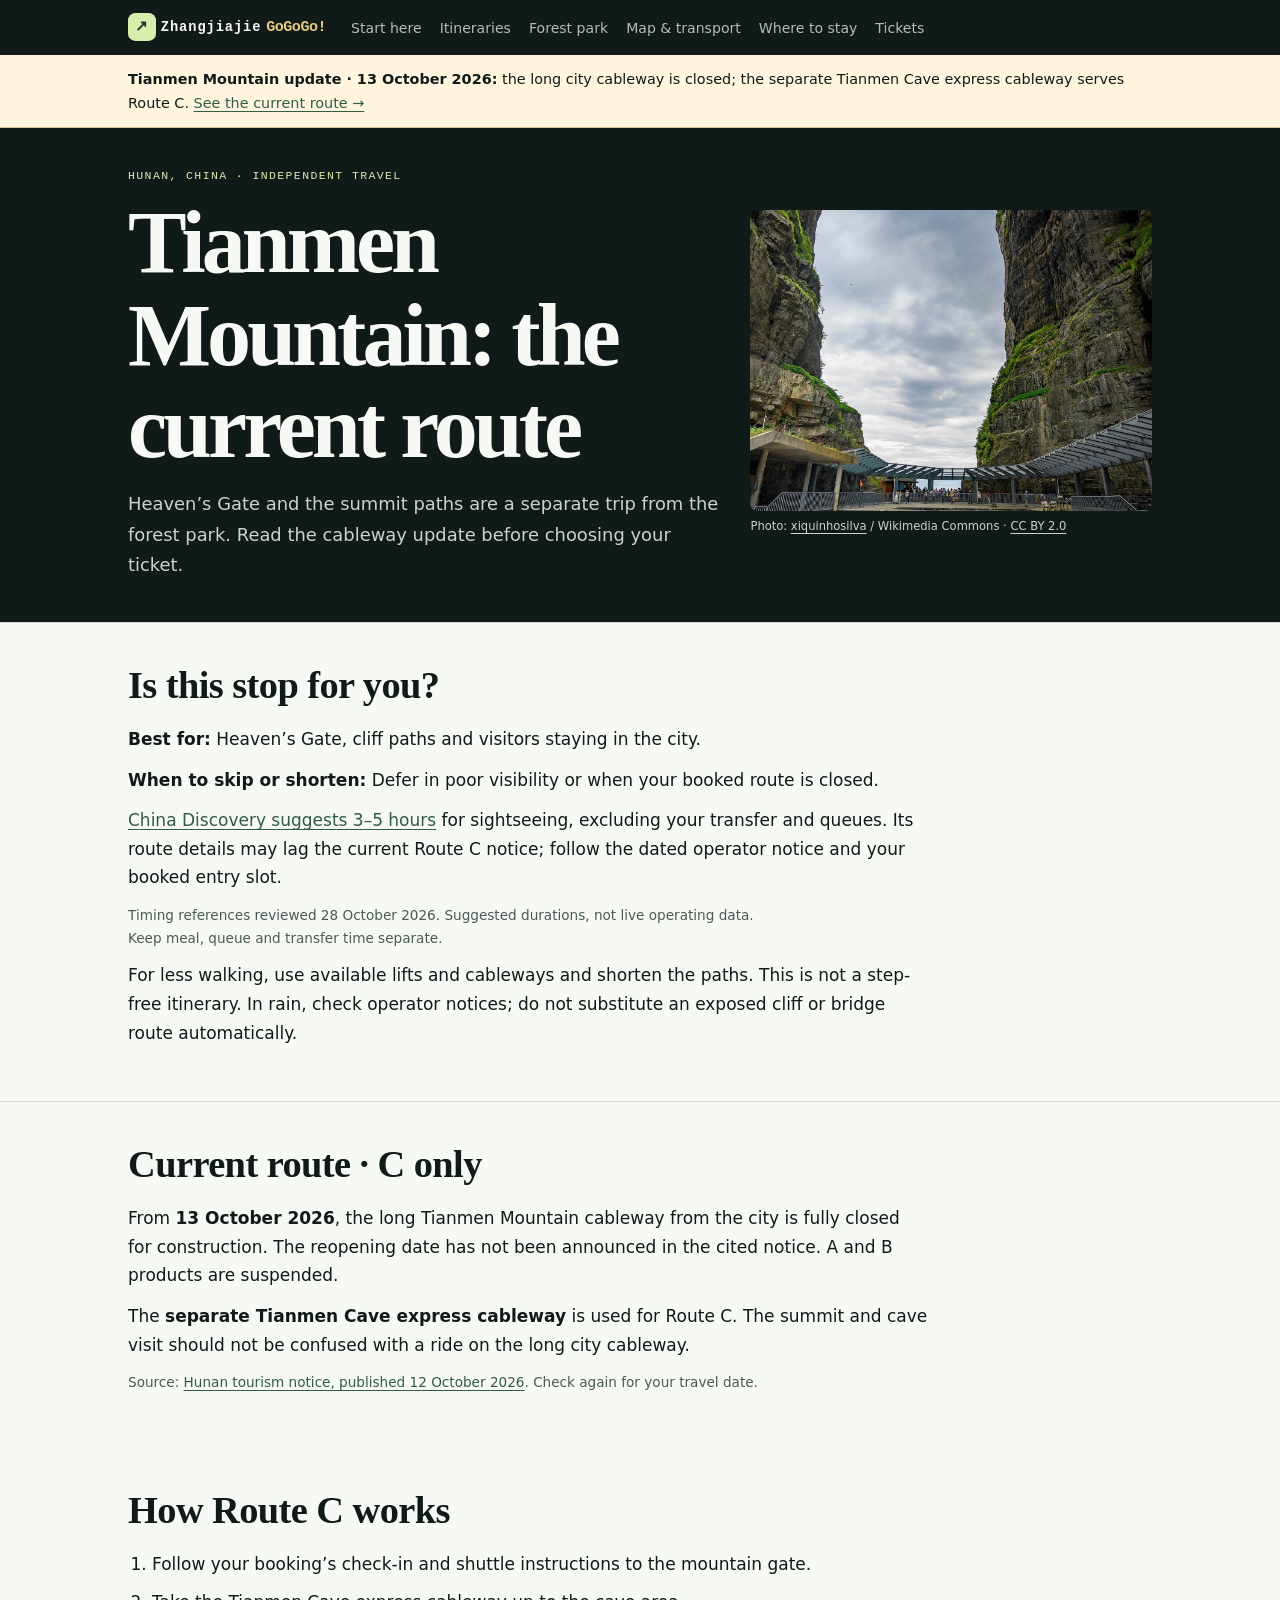
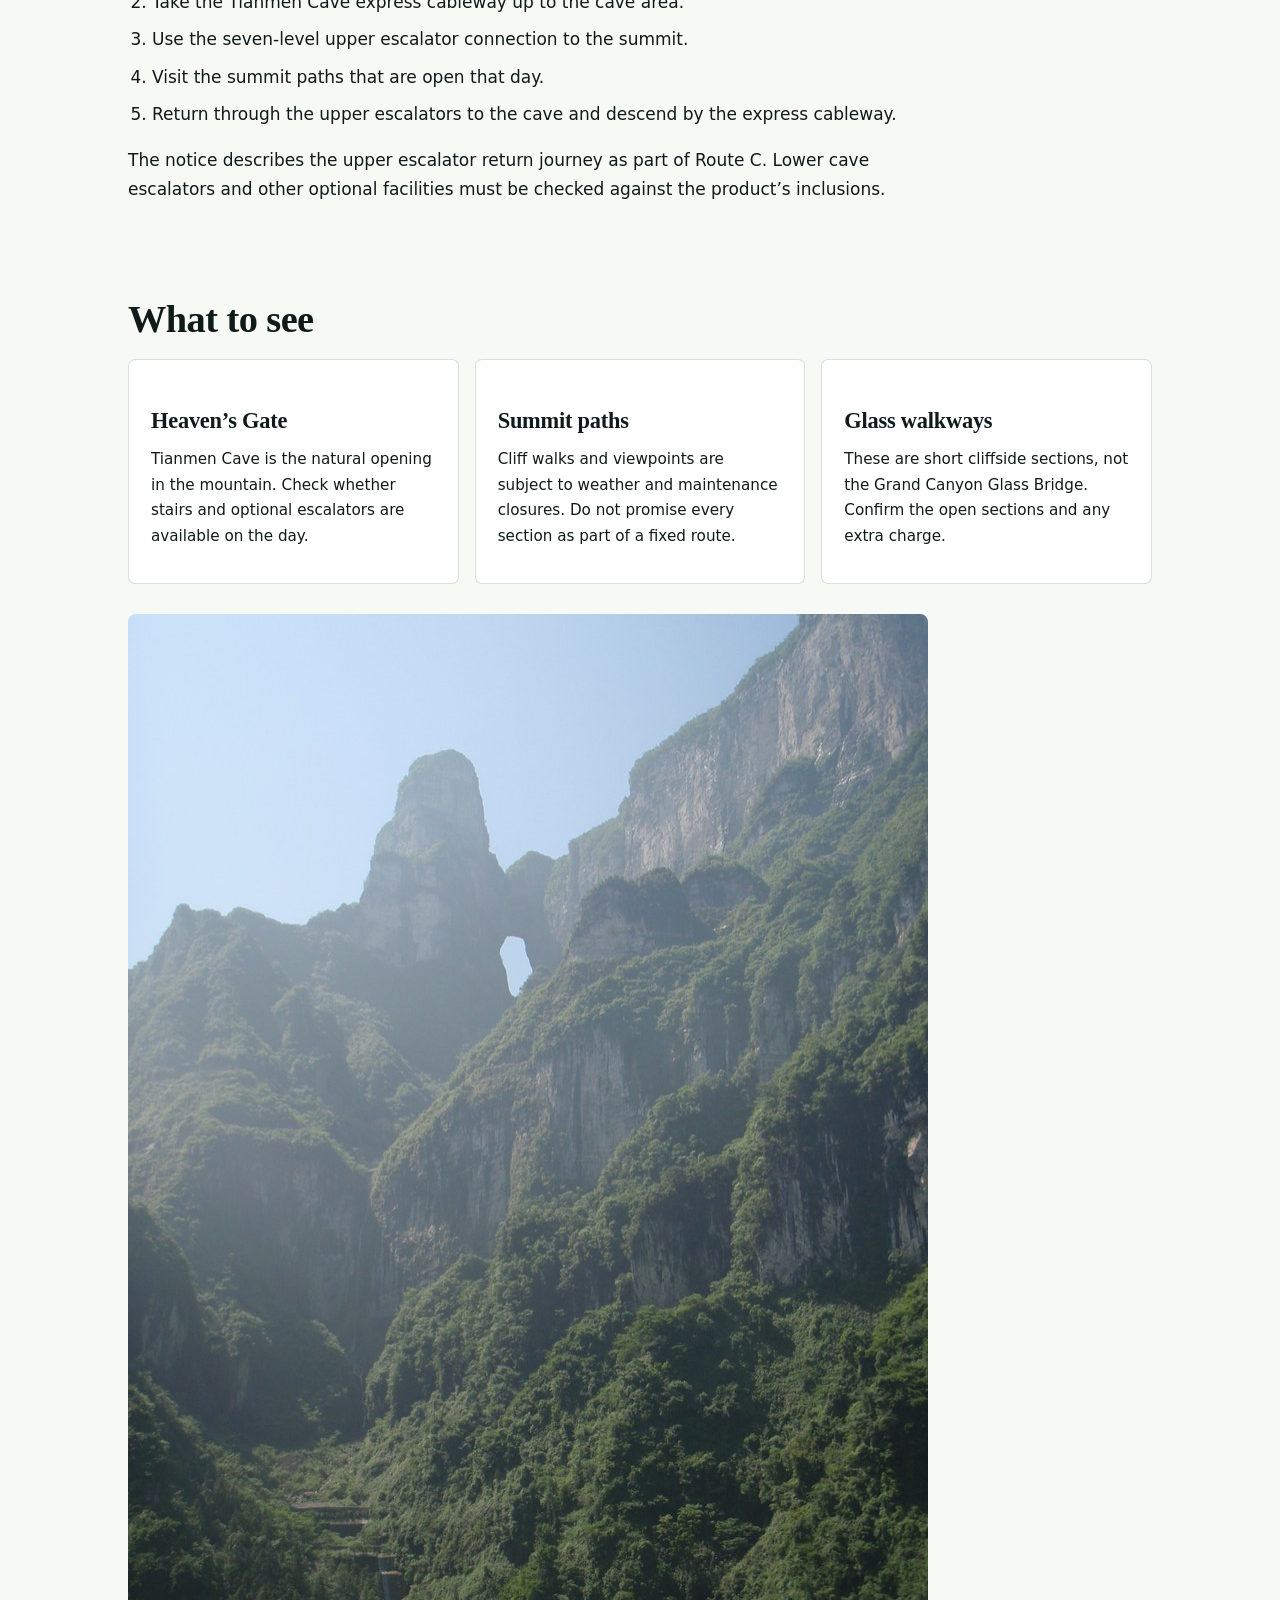
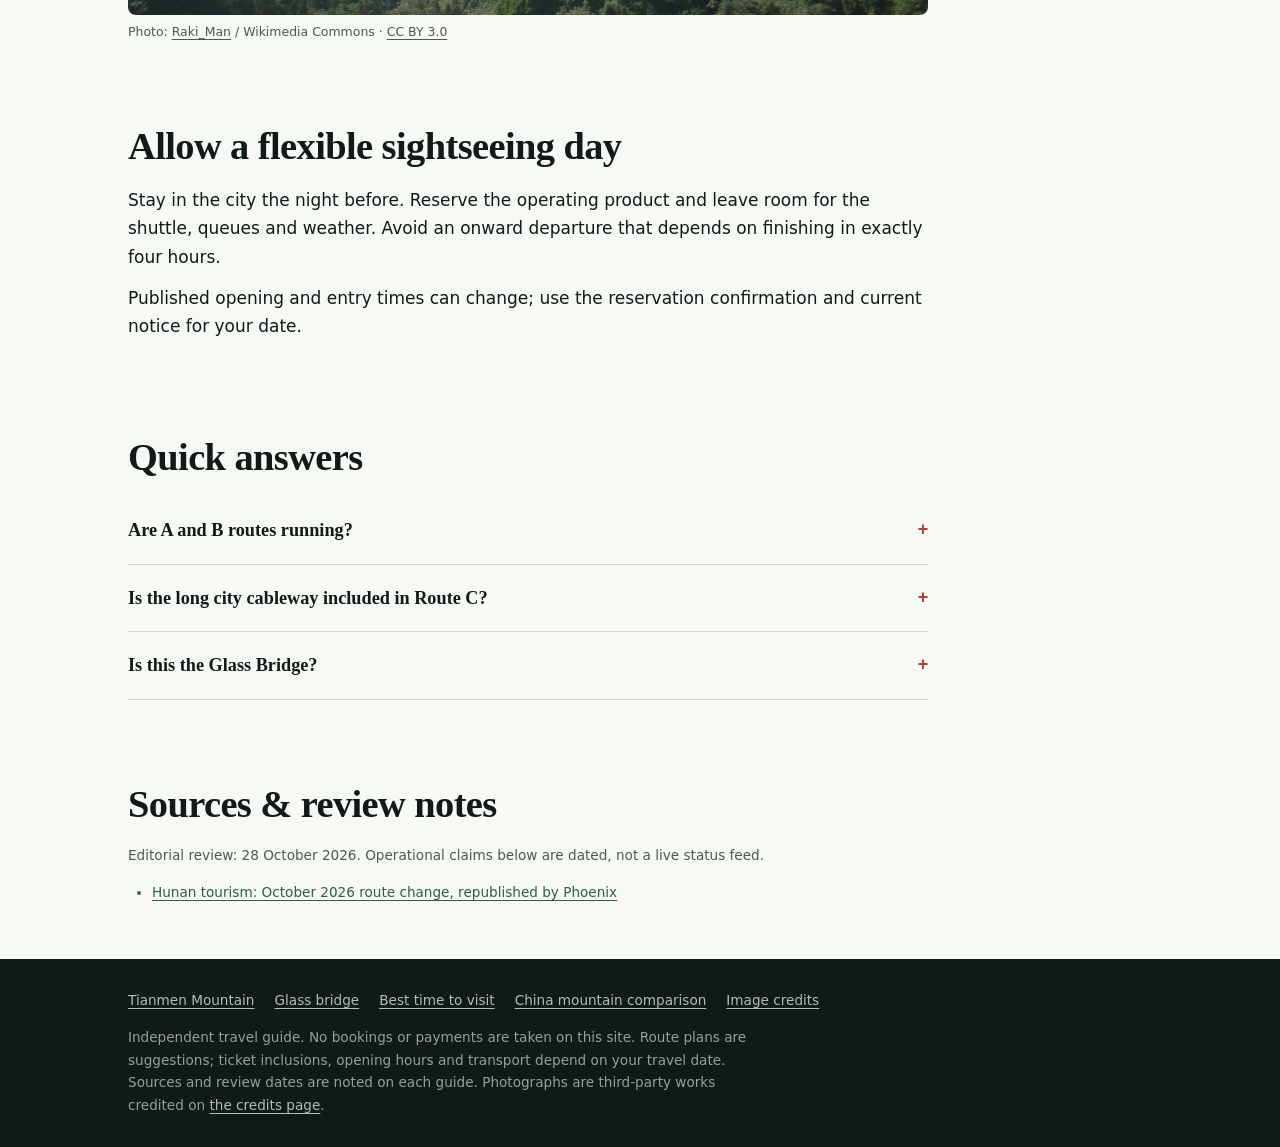
<file: tianmen-mountain.html>
<!DOCTYPE html>
<html lang="en"><head><meta charset="utf-8"><meta name="viewport" content="width=device-width,initial-scale=1"><title>Tianmen Mountain: Current Route C &amp; Cableway Update</title><meta name="description" content="Tianmen Mountain route guide updated 13 October 2026: long city cableway closure, Route C via the cave express cableway and summit escalators."><!-- HOST_META --><link rel="icon" href="favicon.svg" type="image/svg+xml"><meta property="og:type" content="website"><meta property="og:title" content="Tianmen Mountain: Current Route C &amp; Cableway Update"><meta property="og:description" content="Tianmen Mountain route guide updated 13 October 2026: long city cableway closure, Route C via the cave express cableway and summit escalators."><meta property="og:image" content="img/og-zhangjiajie.jpg"><link rel="stylesheet" href="assets/site.css"><script defer src="assets/site.js"></script><script type="application/ld+json">{"@context": "https://schema.org", "@type": "WebPage", "name": "Tianmen Mountain: Current Route C & Cableway Update", "description": "Tianmen Mountain route guide updated 13 October 2026: long city cableway closure, Route C via the cave express cableway and summit escalators.", "inLanguage": "en"}</script></head><body><a class="skip" href="#main">Skip to content</a><nav class="nav" aria-label="Main navigation"><div class="nav-in"><a class="brand" href="index.html">Zhangjiajie <span>GoGoGo!</span></a><ul><li><a href="index.html">Start here</a></li><li><a href="zhangjiajie-itinerary.html">Itineraries</a></li><li><a href="zhangjiajie-national-forest-park.html">Forest park</a></li><li><a href="zhangjiajie-map-transport.html">Map & transport</a></li><li><a href="where-to-stay-in-zhangjiajie.html">Where to stay</a></li><li><a href="zhangjiajie-tickets-prices.html">Tickets</a></li></ul></div></nav><aside class="alert"><p><strong>Tianmen Mountain update · 13 October 2026:</strong> the long city cableway is closed; the separate Tianmen Cave express cableway serves Route C. <a href="#main">See the current route →</a></p></aside><header class="hero"><div class="hero-inner home-hero"><div><span class="mono eyebrow">Hunan, China · Independent travel</span><h1>Tianmen Mountain: the current route</h1><p>Heaven’s Gate and the summit paths are a separate trip from the forest park. Read the cableway update before choosing your ticket.</p></div><figure class="photo"><img fetchpriority="high" src="img/hero-tianmen.jpg" width="1600" height="1000" alt="Tianmen Cave, the natural arch pierced through Tianmen Mountain"><figcaption>Photo: <a href="https://commons.wikimedia.org/wiki/File:Tianmen_38258-Zhangjiajie_(49047523437).jpg">xiquinhosilva</a> / Wikimedia Commons &middot; <a href="https://creativecommons.org/licenses/by/2.0/">CC BY 2.0</a></figcaption></figure></div></header><main id="main"><section class="tint"><div class="wrap content"><h2>Is this stop for you?</h2><p><strong>Best for:</strong> Heaven’s Gate, cliff paths and visitors staying in the city.</p><p><strong>When to skip or shorten:</strong> Defer in poor visibility or when your booked route is closed.</p><p><a href="https://www.chinadiscovery.com/hunan/zhangjiajie/tianmen-mountain.html">China Discovery suggests 3–5 hours</a> for sightseeing, excluding your transfer and queues. Its route details may lag the current Route C notice; follow the dated operator notice and your booked entry slot.</p><p class="source">Timing references reviewed 28 October 2026. Suggested durations, not live operating data. Keep meal, queue and transfer time separate.</p><p>For less walking, use available lifts and cableways and shorten the paths. This is not a step-free itinerary. In rain, check operator notices; do not substitute an exposed cliff or bridge route automatically.</p></div></section><section id="current"><div class="wrap content"><h2>Current route · C only</h2><p>From <strong>13 October 2026</strong>, the long Tianmen Mountain cableway from the city is fully closed for construction. The reopening date has not been announced in the cited notice. A and B products are suspended.</p><p>The <strong>separate Tianmen Cave express cableway</strong> is used for Route C. The summit and cave visit should not be confused with a ride on the long city cableway.</p><p class="source">Source: <a href="https://hunan.ifeng.com/c/8xA4w8tD1DR">Hunan tourism notice, published 12 October 2026</a>. Check again for your travel date.</p></div></section><section id="route"><div class="wrap content"><h2>How Route C works</h2><ol><li>Follow your booking’s check-in and shuttle instructions to the mountain gate.</li><li>Take the Tianmen Cave express cableway up to the cave area.</li><li>Use the seven-level upper escalator connection to the summit.</li><li>Visit the summit paths that are open that day.</li><li>Return through the upper escalators to the cave and descend by the express cableway.</li></ol><p>The notice describes the upper escalator return journey as part of Route C. Lower cave escalators and other optional facilities must be checked against the product’s inclusions.</p></div></section><section id="visit"><div class="wrap content"><h2>What to see</h2><div class="grid"><article class="card"><h3>Heaven’s Gate</h3><p>Tianmen Cave is the natural opening in the mountain. Check whether stairs and optional escalators are available on the day.</p></article><article class="card"><h3>Summit paths</h3><p>Cliff walks and viewpoints are subject to weather and maintenance closures. Do not promise every section as part of a fixed route.</p></article><article class="card"><h3>Glass walkways</h3><p>These are short cliffside sections, not the Grand Canyon Glass Bridge. Confirm the open sections and any extra charge.</p></article></div><figure class="plate"><img src="img/card-tianmen.jpg" width="800" height="1000" alt="Tianmen Cave seen from the valley side" loading="lazy" decoding="async"><figcaption>Photo: <a href="https://commons.wikimedia.org/wiki/File:Tianmen_Cave_-_panoramio.jpg">Raki_Man</a> / Wikimedia Commons &middot; <a href="https://creativecommons.org/licenses/by/3.0/">CC BY 3.0</a></figcaption></figure></div></section><section id="plan"><div class="wrap content"><h2>Allow a flexible sightseeing day</h2><p>Stay in the city the night before. Reserve the operating product and leave room for the shuttle, queues and weather. Avoid an onward departure that depends on finishing in exactly four hours.</p><p>Published opening and entry times can change; use the reservation confirmation and current notice for your date.</p></div></section><section id="faq"><div class="wrap content"><h2>Quick answers</h2><details><summary>Are A and B routes running?</summary><p>The cited notice suspends them from 13 October 2026. Use Route C until the operator announces a change.</p></details><details><summary>Is the long city cableway included in Route C?</summary><p>No. Route C uses the separate cave express cableway; the long city cableway is currently closed.</p></details><details><summary>Is this the Glass Bridge?</summary><p>No. The Grand Canyon Glass Bridge is a separate attraction in Cili County.</p></details></div></section><section id="sources"><div class="wrap content"><h2>Sources & review notes</h2><p class="source">Editorial review: 28 October 2026. Operational claims below are dated, not a live status feed.</p><ul class="source"><li><a href="https://hunan.ifeng.com/c/8xA4w8tD1DR">Hunan tourism: October 2026 route change, republished by Phoenix</a></li></ul></div></section></main><footer><div class="wrap"><nav aria-label="More guides"><a href="#main">Tianmen Mountain</a><a href="zhangjiajie-glass-bridge.html">Glass bridge</a><a href="best-time-to-visit-zhangjiajie.html">Best time to visit</a><a href="chinese-mountains.html">China mountain comparison</a><a href="credits.html">Image credits</a></nav><p>Independent travel guide. No bookings or payments are taken on this site. Route plans are suggestions; ticket inclusions, opening hours and transport depend on your travel date. Sources and review dates are noted on each guide. Photographs are third-party works credited on <a href="credits.html">the credits page</a>.</p></div></footer></body></html>
</file>
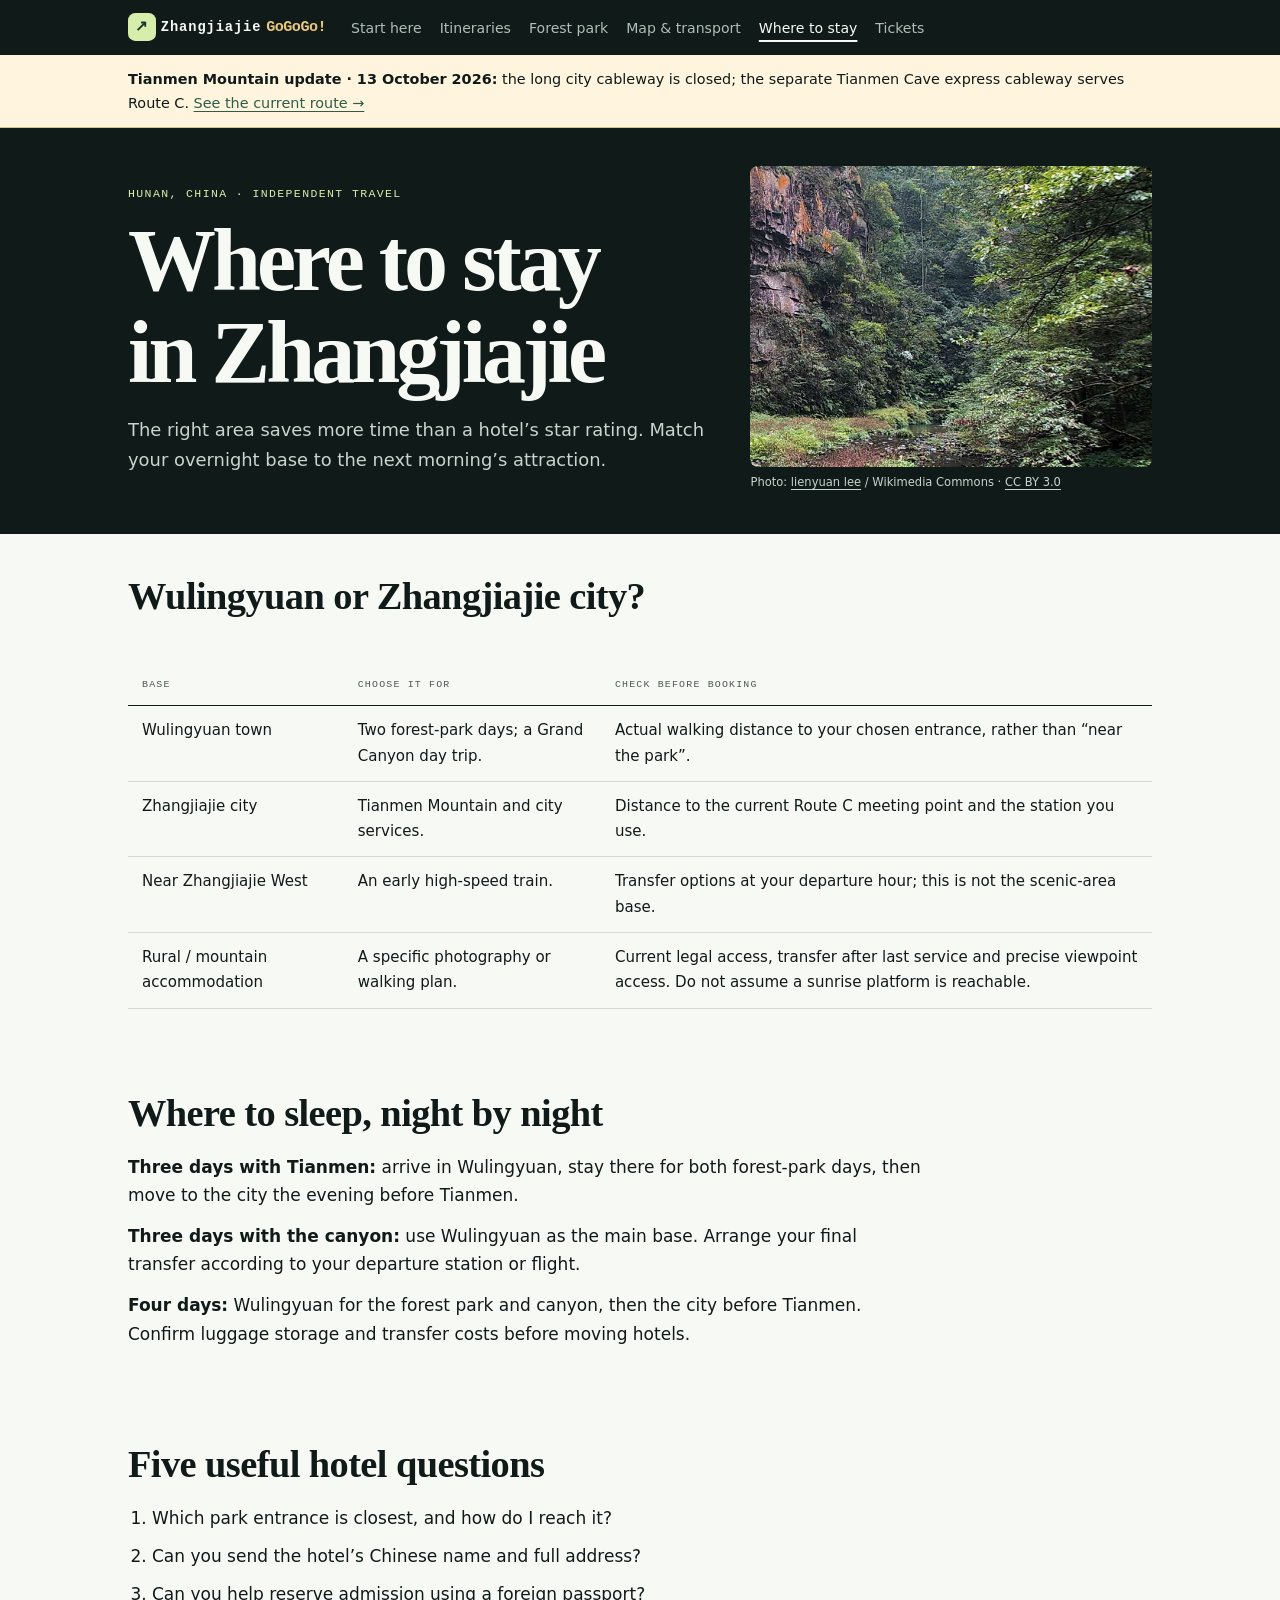
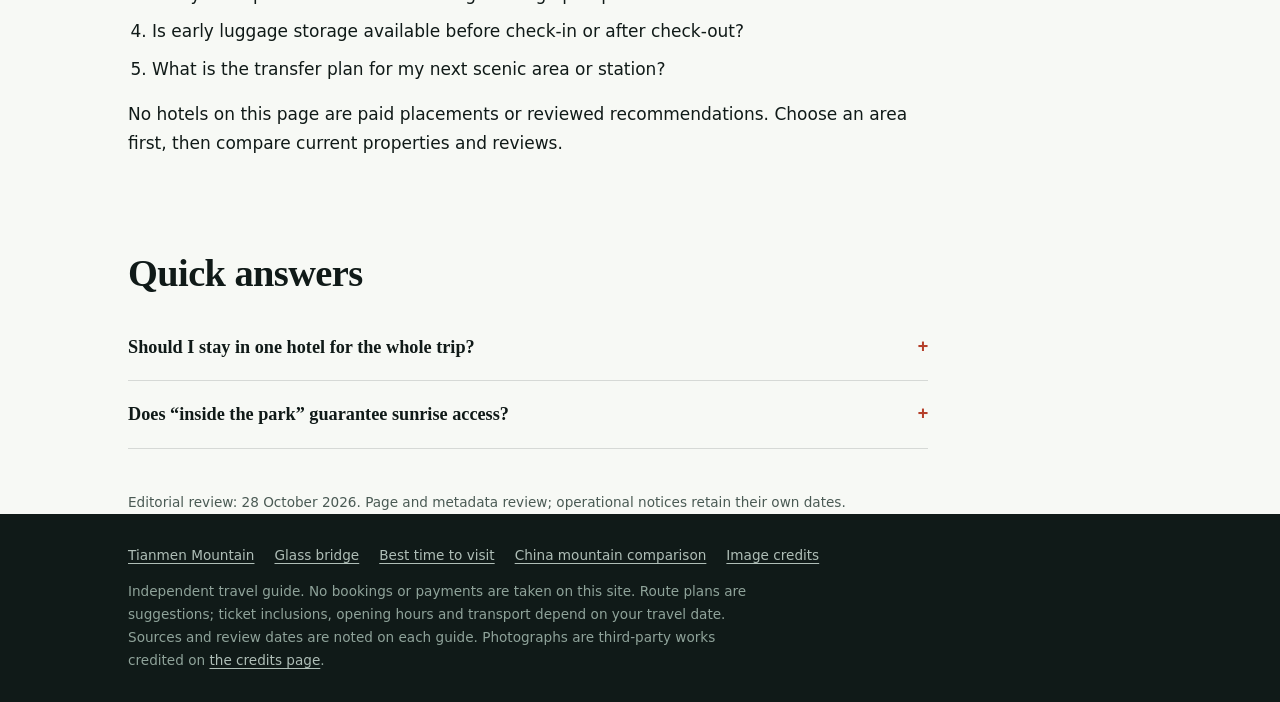
<file: where-to-stay-in-zhangjiajie.html>
<!DOCTYPE html>
<html lang="en"><head><meta charset="utf-8"><meta name="viewport" content="width=device-width,initial-scale=1"><title>Where to Stay in Zhangjiajie: Wulingyuan vs City</title><meta name="description" content="Choose Wulingyuan or Zhangjiajie city for your itinerary, plan hotel changes and check park-entrance distance before booking."><!-- HOST_META --><link rel="icon" href="favicon.svg" type="image/svg+xml"><meta property="og:type" content="website"><meta property="og:title" content="Where to Stay in Zhangjiajie: Wulingyuan vs City"><meta property="og:description" content="Choose Wulingyuan or Zhangjiajie city for your itinerary, plan hotel changes and check park-entrance distance before booking."><meta property="og:image" content="img/og-zhangjiajie.jpg"><link rel="stylesheet" href="assets/site.css"><script defer src="assets/site.js"></script><script type="application/ld+json">{"@context": "https://schema.org", "@type": "WebPage", "name": "Where to Stay in Zhangjiajie: Wulingyuan vs City", "description": "Choose Wulingyuan or Zhangjiajie city for your itinerary, plan hotel changes and check park-entrance distance before booking.", "inLanguage": "en"}</script></head><body><a class="skip" href="#main">Skip to content</a><nav class="nav" aria-label="Main navigation"><div class="nav-in"><a class="brand" href="index.html">Zhangjiajie <span>GoGoGo!</span></a><ul><li><a href="index.html">Start here</a></li><li><a href="zhangjiajie-itinerary.html">Itineraries</a></li><li><a href="zhangjiajie-national-forest-park.html">Forest park</a></li><li><a href="zhangjiajie-map-transport.html">Map & transport</a></li><li><a href="#main" aria-current="page">Where to stay</a></li><li><a href="zhangjiajie-tickets-prices.html">Tickets</a></li></ul></div></nav><aside class="alert"><p><strong>Tianmen Mountain update · 13 October 2026:</strong> the long city cableway is closed; the separate Tianmen Cave express cableway serves Route C. <a href="tianmen-mountain.html">See the current route →</a></p></aside><header class="hero"><div class="hero-inner home-hero"><div><span class="mono eyebrow">Hunan, China · Independent travel</span><h1>Where to stay in Zhangjiajie</h1><p>The right area saves more time than a hotel’s star rating. Match your overnight base to the next morning’s attraction.</p></div><figure class="photo"><img fetchpriority="high" src="img/card-itinerary.jpg" width="800" height="1000" alt="Jinbian Creek, the Golden Whip Stream, walking the valley floor"><figcaption>Photo: <a href="https://commons.wikimedia.org/wiki/File:%E9%87%91%E9%9E%AD%E6%BA%AA_Jinbian_Creek_-_panoramio.jpg">lienyuan lee</a> / Wikimedia Commons &middot; <a href="https://creativecommons.org/licenses/by/3.0/">CC BY 3.0</a></figcaption></figure></div></header><main id="main"><section id="bases"><div class="wrap content"><h2>Wulingyuan or Zhangjiajie city?</h2><div class="scroll-x"><table><thead><tr><th scope="col">Base</th><th scope="col">Choose it for</th><th scope="col">Check before booking</th></tr></thead><tbody><tr><td>Wulingyuan town</td><td>Two forest-park days; a Grand Canyon day trip.</td><td>Actual walking distance to your chosen entrance, rather than “near the park”.</td></tr><tr><td>Zhangjiajie city</td><td>Tianmen Mountain and city services.</td><td>Distance to the current Route C meeting point and the station you use.</td></tr><tr><td>Near Zhangjiajie West</td><td>An early high-speed train.</td><td>Transfer options at your departure hour; this is not the scenic-area base.</td></tr><tr><td>Rural / mountain accommodation</td><td>A specific photography or walking plan.</td><td>Current legal access, transfer after last service and precise viewpoint access. Do not assume a sunrise platform is reachable.</td></tr></tbody></table></div></div></section><section id="nights"><div class="wrap content"><h2>Where to sleep, night by night</h2><p><strong>Three days with Tianmen:</strong> arrive in Wulingyuan, stay there for both forest-park days, then move to the city the evening before Tianmen.</p><p><strong>Three days with the canyon:</strong> use Wulingyuan as the main base. Arrange your final transfer according to your departure station or flight.</p><p><strong>Four days:</strong> Wulingyuan for the forest park and canyon, then the city before Tianmen. Confirm luggage storage and transfer costs before moving hotels.</p></div></section><section id="checklist"><div class="wrap content"><h2>Five useful hotel questions</h2><ol><li>Which park entrance is closest, and how do I reach it?</li><li>Can you send the hotel’s Chinese name and full address?</li><li>Can you help reserve admission using a foreign passport?</li><li>Is early luggage storage available before check-in or after check-out?</li><li>What is the transfer plan for my next scenic area or station?</li></ol><p>No hotels on this page are paid placements or reviewed recommendations. Choose an area first, then compare current properties and reviews.</p></div></section><section id="faq"><div class="wrap content"><h2>Quick answers</h2><details><summary>Should I stay in one hotel for the whole trip?</summary><p>For a forest-park and canyon trip, Wulingyuan is a useful base. Add a city night if it reduces travel for your Tianmen day.</p></details><details><summary>Does “inside the park” guarantee sunrise access?</summary><p>No. Verify the property location, current access restrictions, walking route and transport directly before booking for sunrise.</p></details></div></section><p class="wrap source">Editorial review: 28 October 2026. Page and metadata review; operational notices retain their own dates.</p></main><footer><div class="wrap"><nav aria-label="More guides"><a href="tianmen-mountain.html">Tianmen Mountain</a><a href="zhangjiajie-glass-bridge.html">Glass bridge</a><a href="best-time-to-visit-zhangjiajie.html">Best time to visit</a><a href="chinese-mountains.html">China mountain comparison</a><a href="credits.html">Image credits</a></nav><p>Independent travel guide. No bookings or payments are taken on this site. Route plans are suggestions; ticket inclusions, opening hours and transport depend on your travel date. Sources and review dates are noted on each guide. Photographs are third-party works credited on <a href="credits.html">the credits page</a>.</p></div></footer></body></html>
</file>
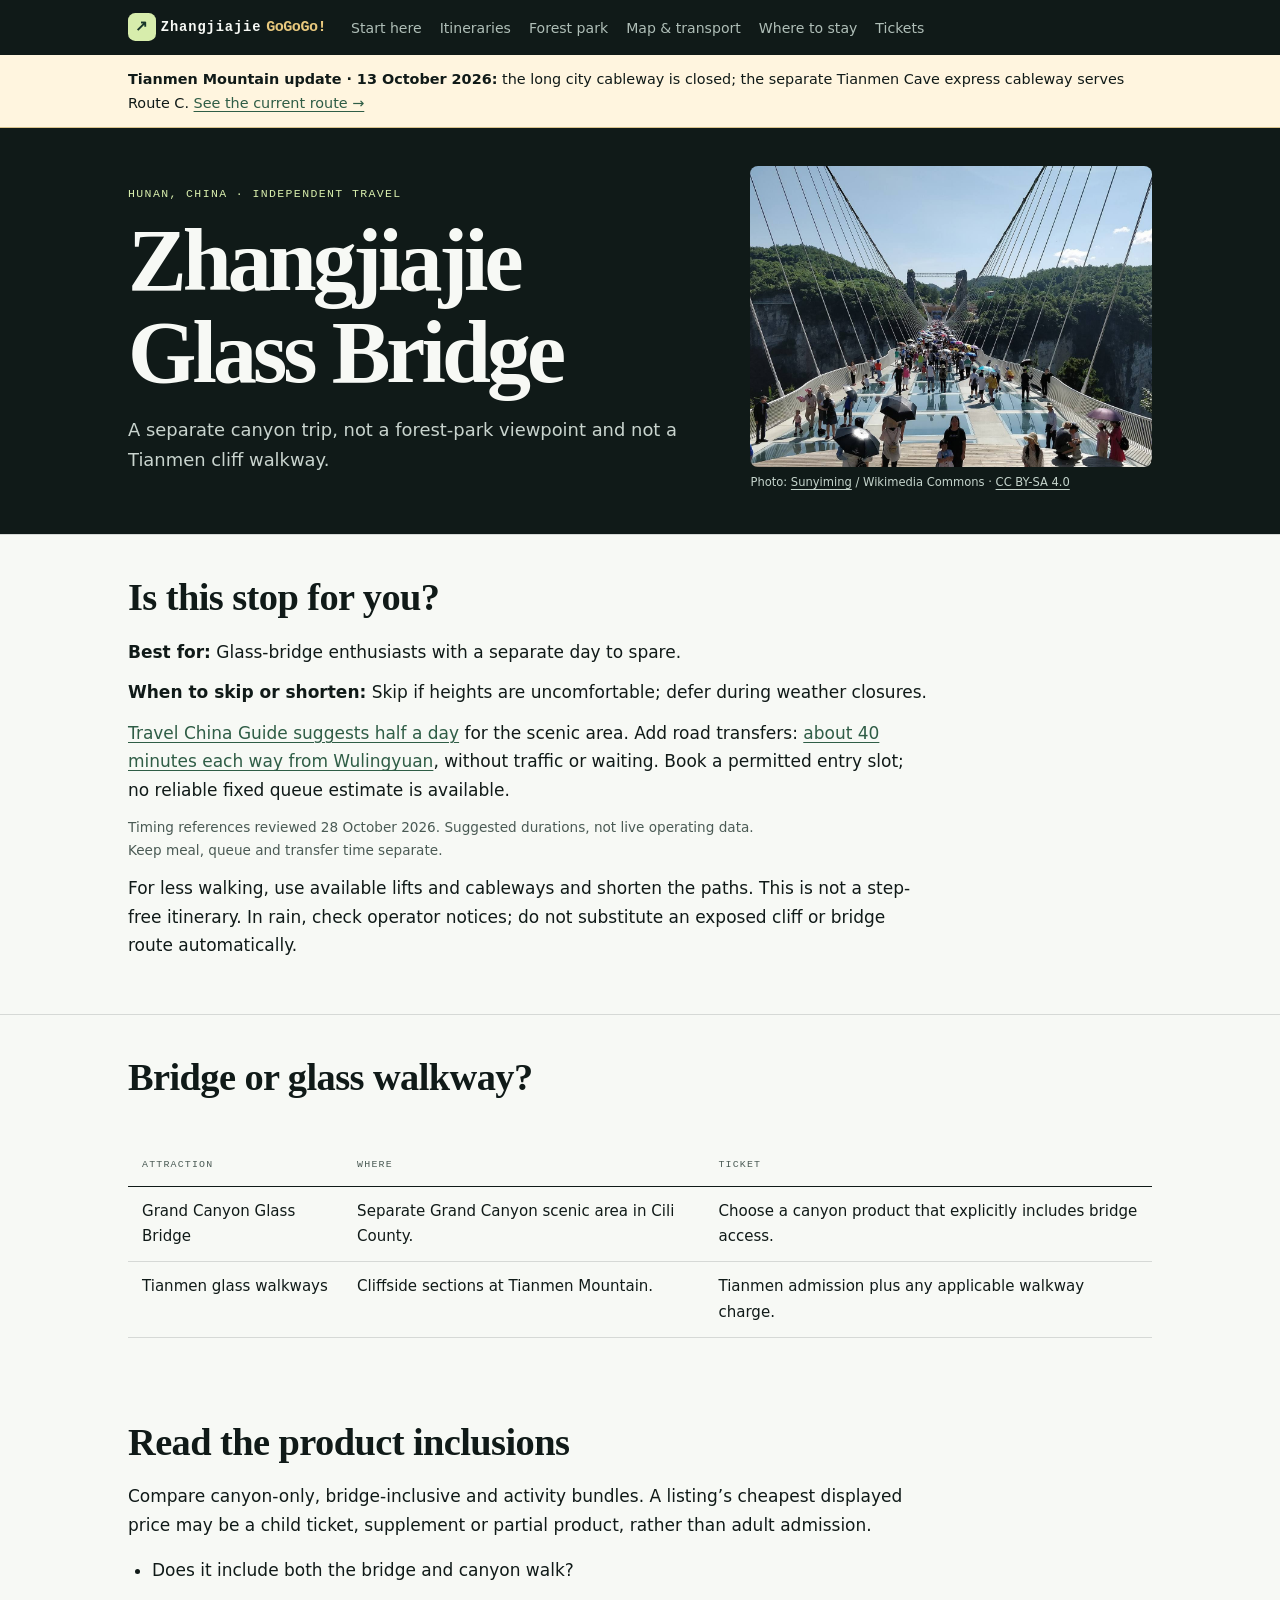
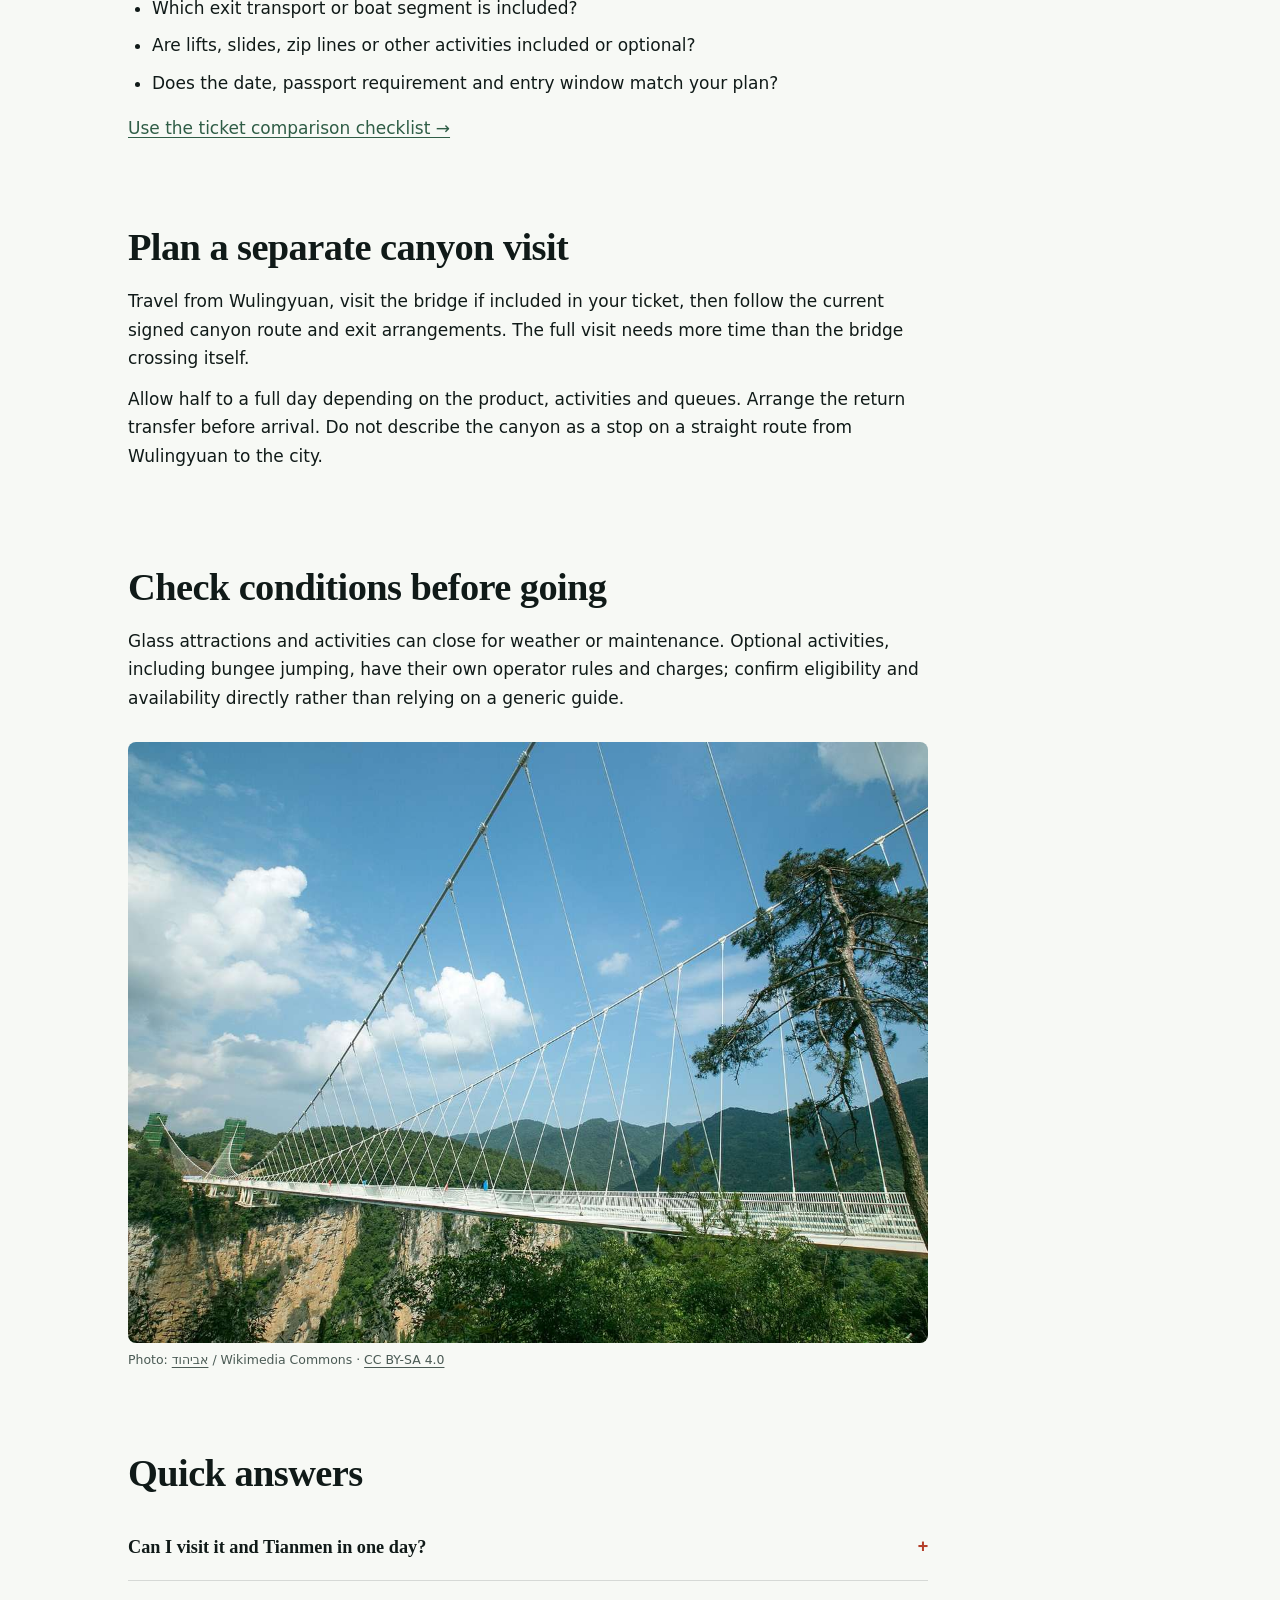
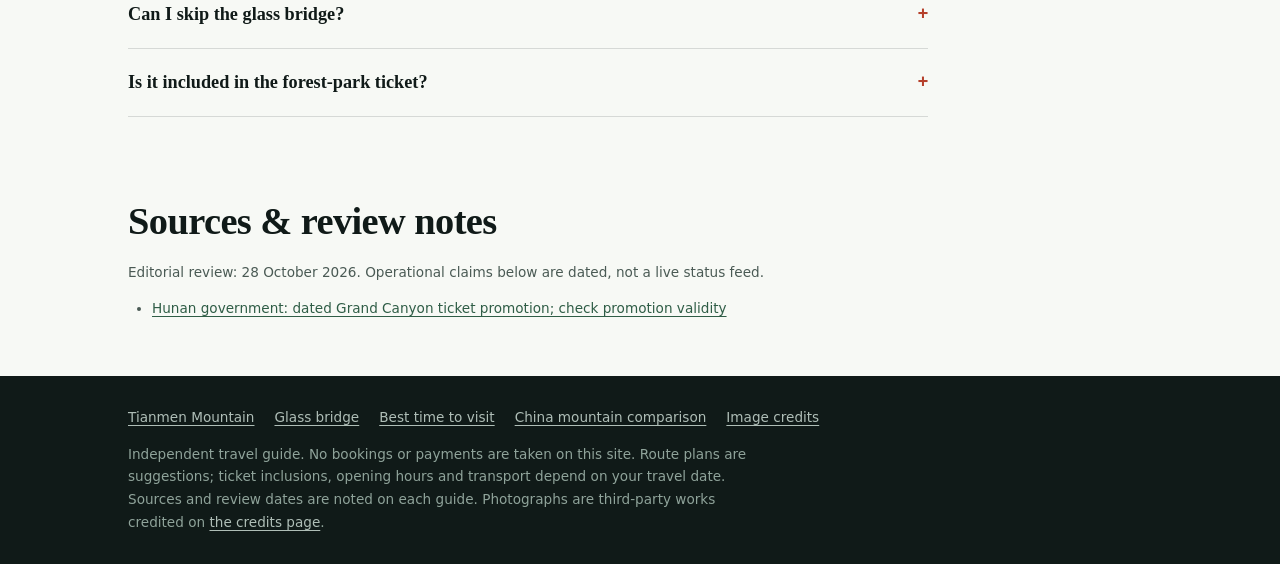
<file: zhangjiajie-glass-bridge.html>
<!DOCTYPE html>
<html lang="en"><head><meta charset="utf-8"><meta name="viewport" content="width=device-width,initial-scale=1"><title>Zhangjiajie Glass Bridge: Canyon Visit &amp; Ticket Guide</title><meta name="description" content="Understand the Grand Canyon Glass Bridge, compare ticket inclusions and plan transfers separately from Tianmen Mountain and the forest park."><!-- HOST_META --><link rel="icon" href="favicon.svg" type="image/svg+xml"><meta property="og:type" content="website"><meta property="og:title" content="Zhangjiajie Glass Bridge: Canyon Visit &amp; Ticket Guide"><meta property="og:description" content="Understand the Grand Canyon Glass Bridge, compare ticket inclusions and plan transfers separately from Tianmen Mountain and the forest park."><meta property="og:image" content="img/og-zhangjiajie.jpg"><link rel="stylesheet" href="assets/site.css"><script defer src="assets/site.js"></script><script type="application/ld+json">{"@context": "https://schema.org", "@type": "WebPage", "name": "Zhangjiajie Glass Bridge: Canyon Visit & Ticket Guide", "description": "Understand the Grand Canyon Glass Bridge, compare ticket inclusions and plan transfers separately from Tianmen Mountain and the forest park.", "inLanguage": "en"}</script></head><body><a class="skip" href="#main">Skip to content</a><nav class="nav" aria-label="Main navigation"><div class="nav-in"><a class="brand" href="index.html">Zhangjiajie <span>GoGoGo!</span></a><ul><li><a href="index.html">Start here</a></li><li><a href="zhangjiajie-itinerary.html">Itineraries</a></li><li><a href="zhangjiajie-national-forest-park.html">Forest park</a></li><li><a href="zhangjiajie-map-transport.html">Map & transport</a></li><li><a href="where-to-stay-in-zhangjiajie.html">Where to stay</a></li><li><a href="zhangjiajie-tickets-prices.html">Tickets</a></li></ul></div></nav><aside class="alert"><p><strong>Tianmen Mountain update · 13 October 2026:</strong> the long city cableway is closed; the separate Tianmen Cave express cableway serves Route C. <a href="tianmen-mountain.html">See the current route →</a></p></aside><header class="hero"><div class="hero-inner home-hero"><div><span class="mono eyebrow">Hunan, China · Independent travel</span><h1>Zhangjiajie Glass Bridge</h1><p>A separate canyon trip, not a forest-park viewpoint and not a Tianmen cliff walkway.</p></div><figure class="photo"><img fetchpriority="high" src="img/hero-glassbridge.jpg" width="1600" height="1000" alt="The glass bridge spanning Zhangjiajie Grand Canyon"><figcaption>Photo: <a href="https://commons.wikimedia.org/wiki/File:Zhangjiajie_Glass_Bridge_20190726_(2).jpg">Sunyiming</a> / Wikimedia Commons &middot; <a href="https://creativecommons.org/licenses/by-sa/4.0/">CC BY-SA 4.0</a></figcaption></figure></div></header><main id="main"><section class="tint"><div class="wrap content"><h2>Is this stop for you?</h2><p><strong>Best for:</strong> Glass-bridge enthusiasts with a separate day to spare.</p><p><strong>When to skip or shorten:</strong> Skip if heights are uncomfortable; defer during weather closures.</p><p><a href="https://www.travelchinaguide.com/attraction/hunan/zhangjiajie/grand-canyon.htm">Travel China Guide suggests half a day</a> for the scenic area. Add road transfers: <a href="https://www.chinadiscovery.com/hunan/zhangjiajie/zhangjiajie-glass-bridge.html">about 40 minutes each way from Wulingyuan</a>, without traffic or waiting. Book a permitted entry slot; no reliable fixed queue estimate is available.</p><p class="source">Timing references reviewed 28 October 2026. Suggested durations, not live operating data. Keep meal, queue and transfer time separate.</p><p>For less walking, use available lifts and cableways and shorten the paths. This is not a step-free itinerary. In rain, check operator notices; do not substitute an exposed cliff or bridge route automatically.</p></div></section><section id="difference"><div class="wrap content"><h2>Bridge or glass walkway?</h2><div class="scroll-x"><table><thead><tr><th scope="col">Attraction</th><th scope="col">Where</th><th scope="col">Ticket</th></tr></thead><tbody><tr><td>Grand Canyon Glass Bridge</td><td>Separate Grand Canyon scenic area in Cili County.</td><td>Choose a canyon product that explicitly includes bridge access.</td></tr><tr><td>Tianmen glass walkways</td><td>Cliffside sections at Tianmen Mountain.</td><td>Tianmen admission plus any applicable walkway charge.</td></tr></tbody></table></div></div></section><section id="tickets"><div class="wrap content"><h2>Read the product inclusions</h2><p>Compare canyon-only, bridge-inclusive and activity bundles. A listing’s cheapest displayed price may be a child ticket, supplement or partial product, rather than adult admission.</p><ul><li>Does it include both the bridge and canyon walk?</li><li>Which exit transport or boat segment is included?</li><li>Are lifts, slides, zip lines or other activities included or optional?</li><li>Does the date, passport requirement and entry window match your plan?</li></ul><a href="zhangjiajie-tickets-prices.html">Use the ticket comparison checklist →</a></div></section><section id="route"><div class="wrap content"><h2>Plan a separate canyon visit</h2><p>Travel from Wulingyuan, visit the bridge if included in your ticket, then follow the current signed canyon route and exit arrangements. The full visit needs more time than the bridge crossing itself.</p><p>Allow half to a full day depending on the product, activities and queues. Arrange the return transfer before arrival. Do not describe the canyon as a stop on a straight route from Wulingyuan to the city.</p></div></section><section id="conditions"><div class="wrap content"><h2>Check conditions before going</h2><p>Glass attractions and activities can close for weather or maintenance. Optional activities, including bungee jumping, have their own operator rules and charges; confirm eligibility and availability directly rather than relying on a generic guide.</p><figure class="plate"><img src="img/split-glass-bridge.jpg" width="1200" height="900" alt="The glass deck of the Zhangjiajie Grand Canyon bridge" loading="lazy" decoding="async"><figcaption>Photo: <a href="https://commons.wikimedia.org/wiki/File:Glass_Bridge_in_Zhangjiajie_China.jpg">אביהוד</a> / Wikimedia Commons &middot; <a href="https://creativecommons.org/licenses/by-sa/4.0/">CC BY-SA 4.0</a></figcaption></figure></div></section><section id="faq"><div class="wrap content"><h2>Quick answers</h2><details><summary>Can I visit it and Tianmen in one day?</summary><p>The standard itineraries give them separate days. Two timed admissions and a road transfer leave little room for queues or weather.</p></details><details><summary>Can I skip the glass bridge?</summary><p>Look for a canyon-only product and verify the current route before buying.</p></details><details><summary>Is it included in the forest-park ticket?</summary><p>No. Treat the canyon as a separate scenic-area purchase.</p></details></div></section><section id="sources"><div class="wrap content"><h2>Sources & review notes</h2><p class="source">Editorial review: 28 October 2026. Operational claims below are dated, not a live status feed.</p><ul class="source"><li><a href="https://www.enghunan.gov.cn/hneng/Tourism/WhatGoingon/202609/t20260930_34075178.html">Hunan government: dated Grand Canyon ticket promotion; check promotion validity</a></li></ul></div></section></main><footer><div class="wrap"><nav aria-label="More guides"><a href="tianmen-mountain.html">Tianmen Mountain</a><a href="#main">Glass bridge</a><a href="best-time-to-visit-zhangjiajie.html">Best time to visit</a><a href="chinese-mountains.html">China mountain comparison</a><a href="credits.html">Image credits</a></nav><p>Independent travel guide. No bookings or payments are taken on this site. Route plans are suggestions; ticket inclusions, opening hours and transport depend on your travel date. Sources and review dates are noted on each guide. Photographs are third-party works credited on <a href="credits.html">the credits page</a>.</p></div></footer></body></html>
</file>
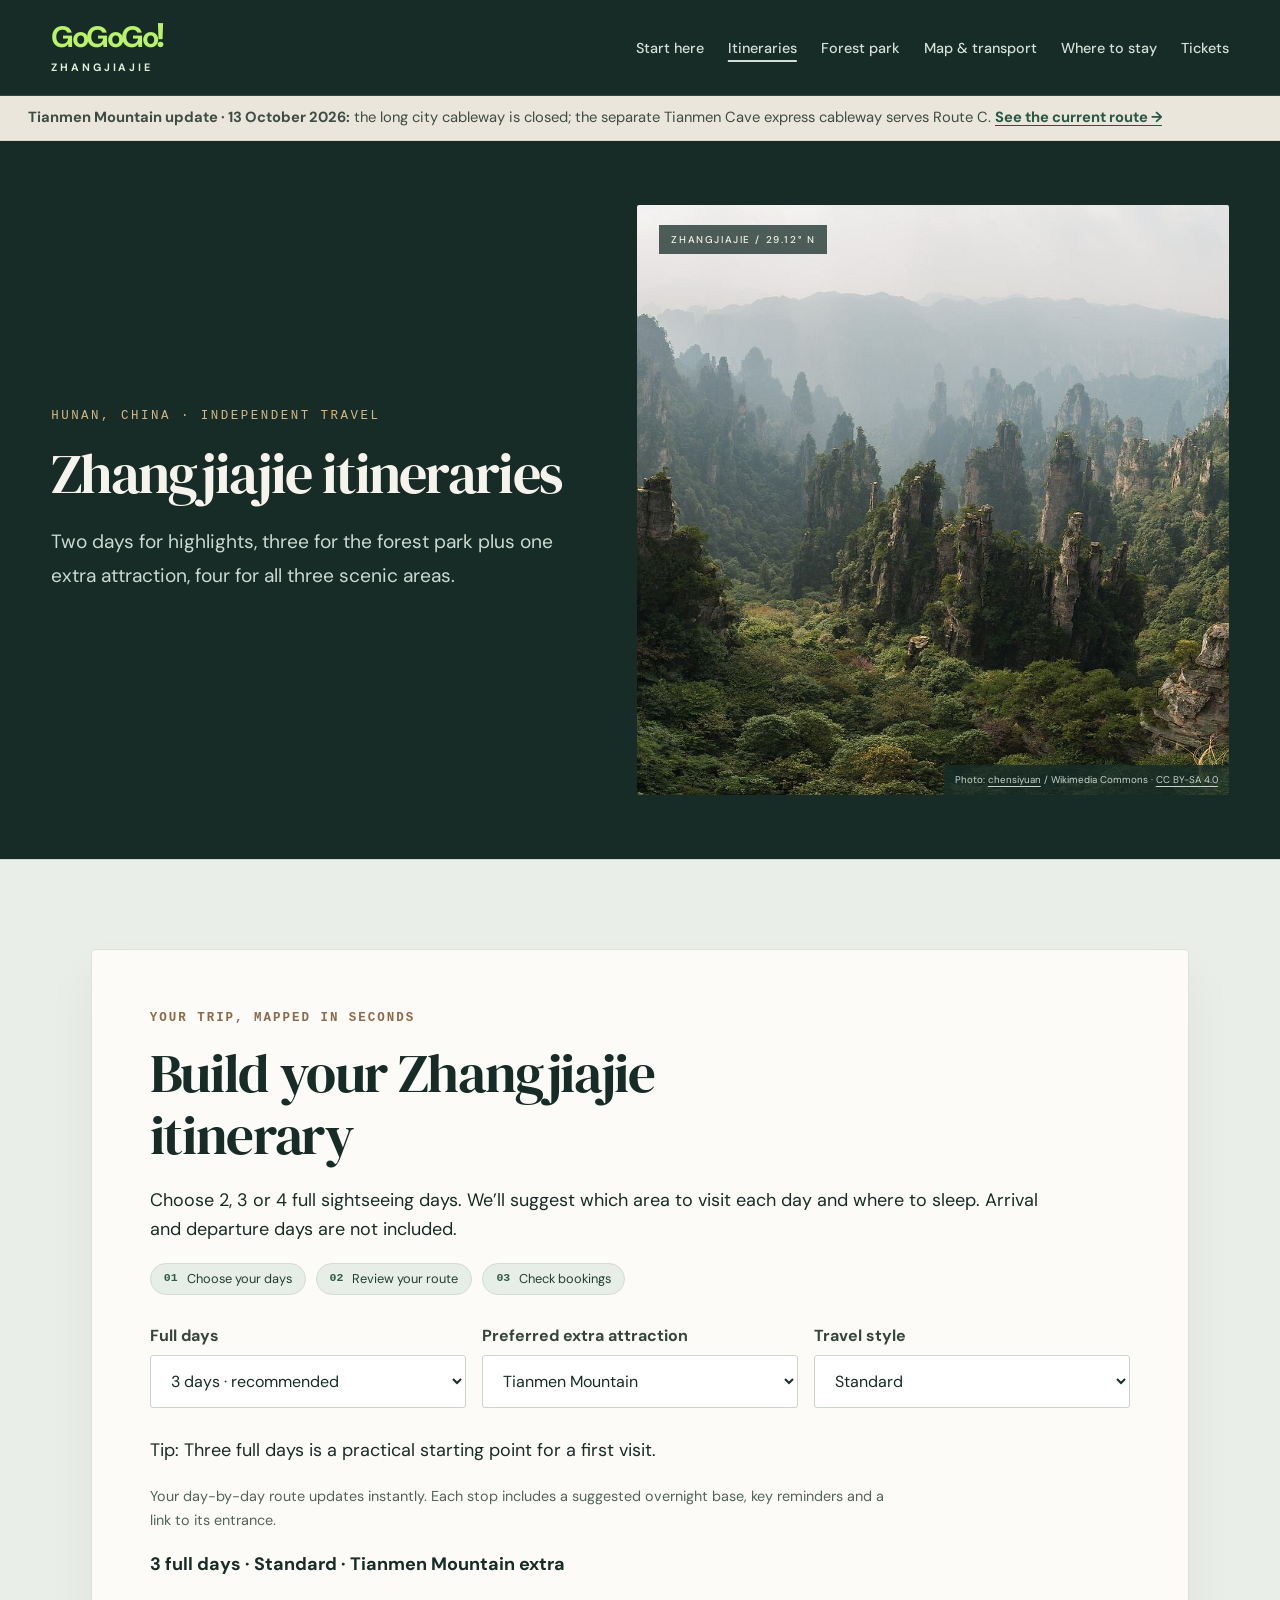
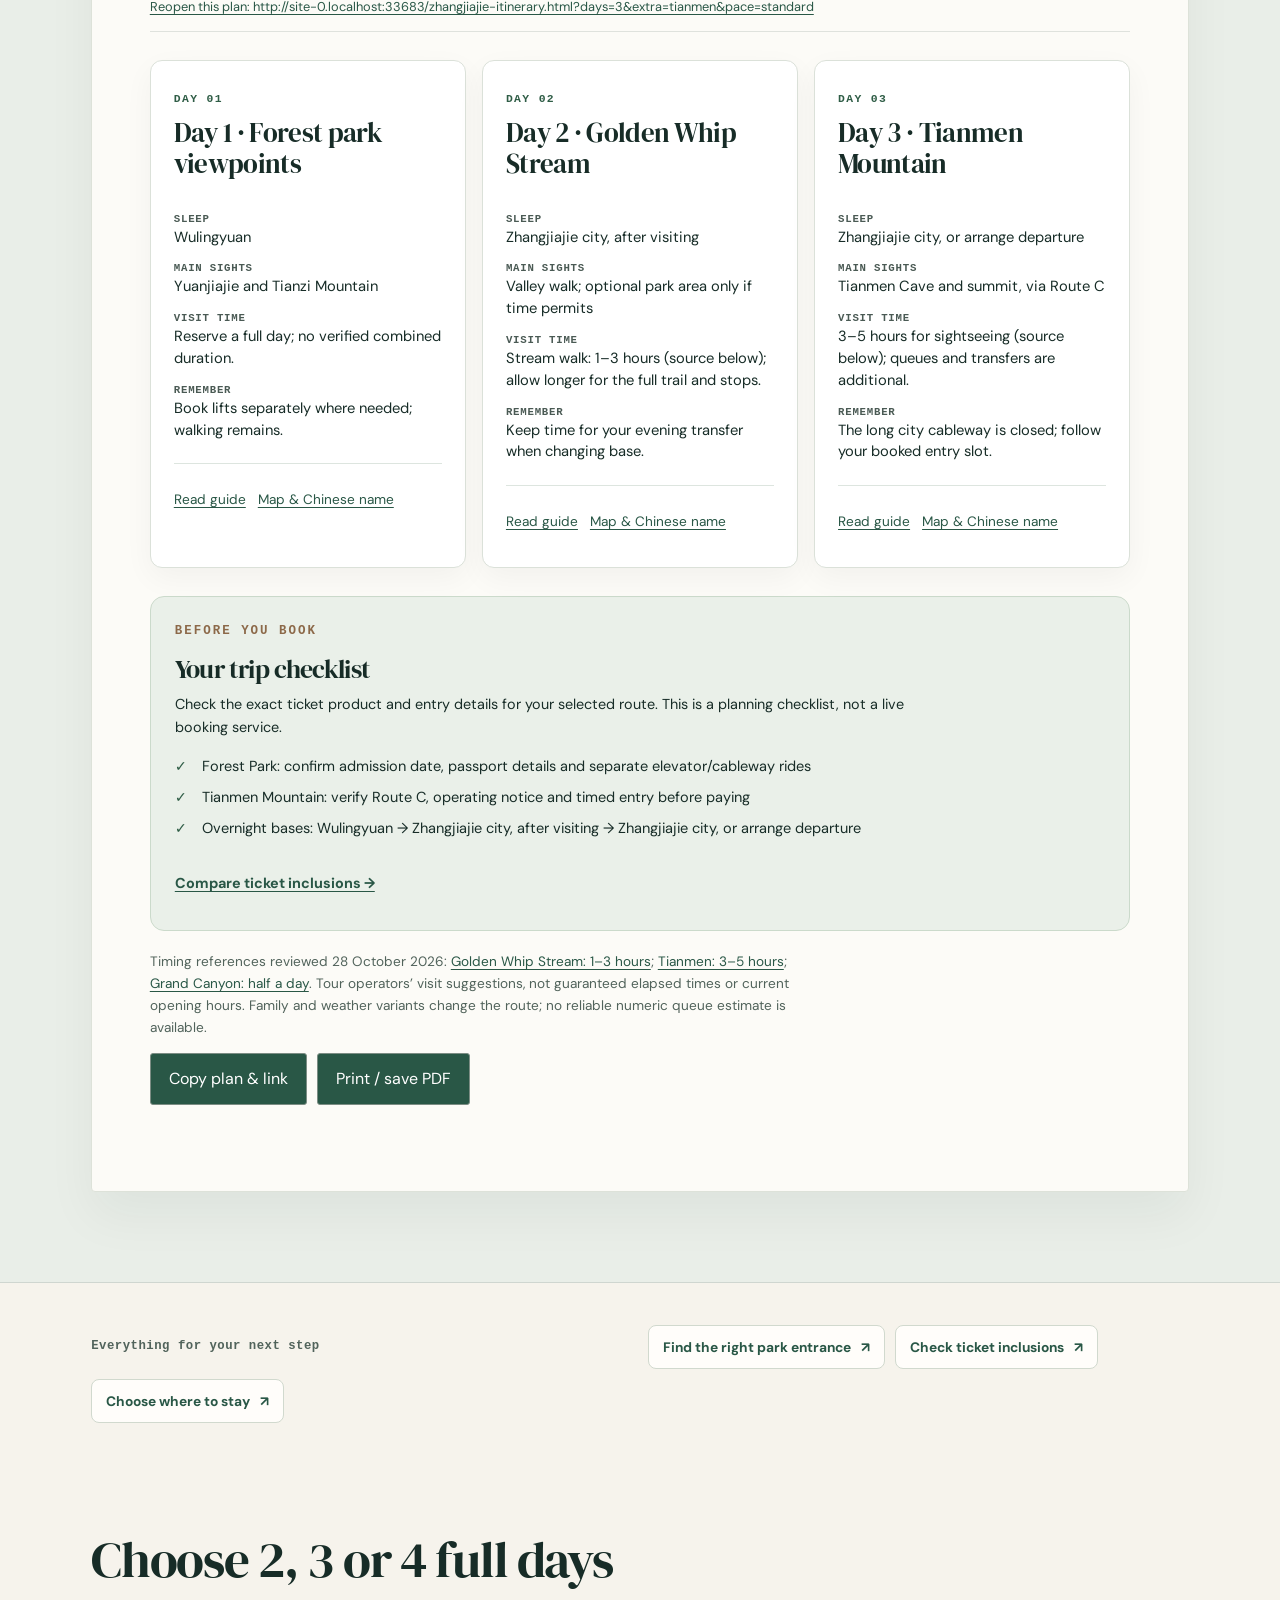
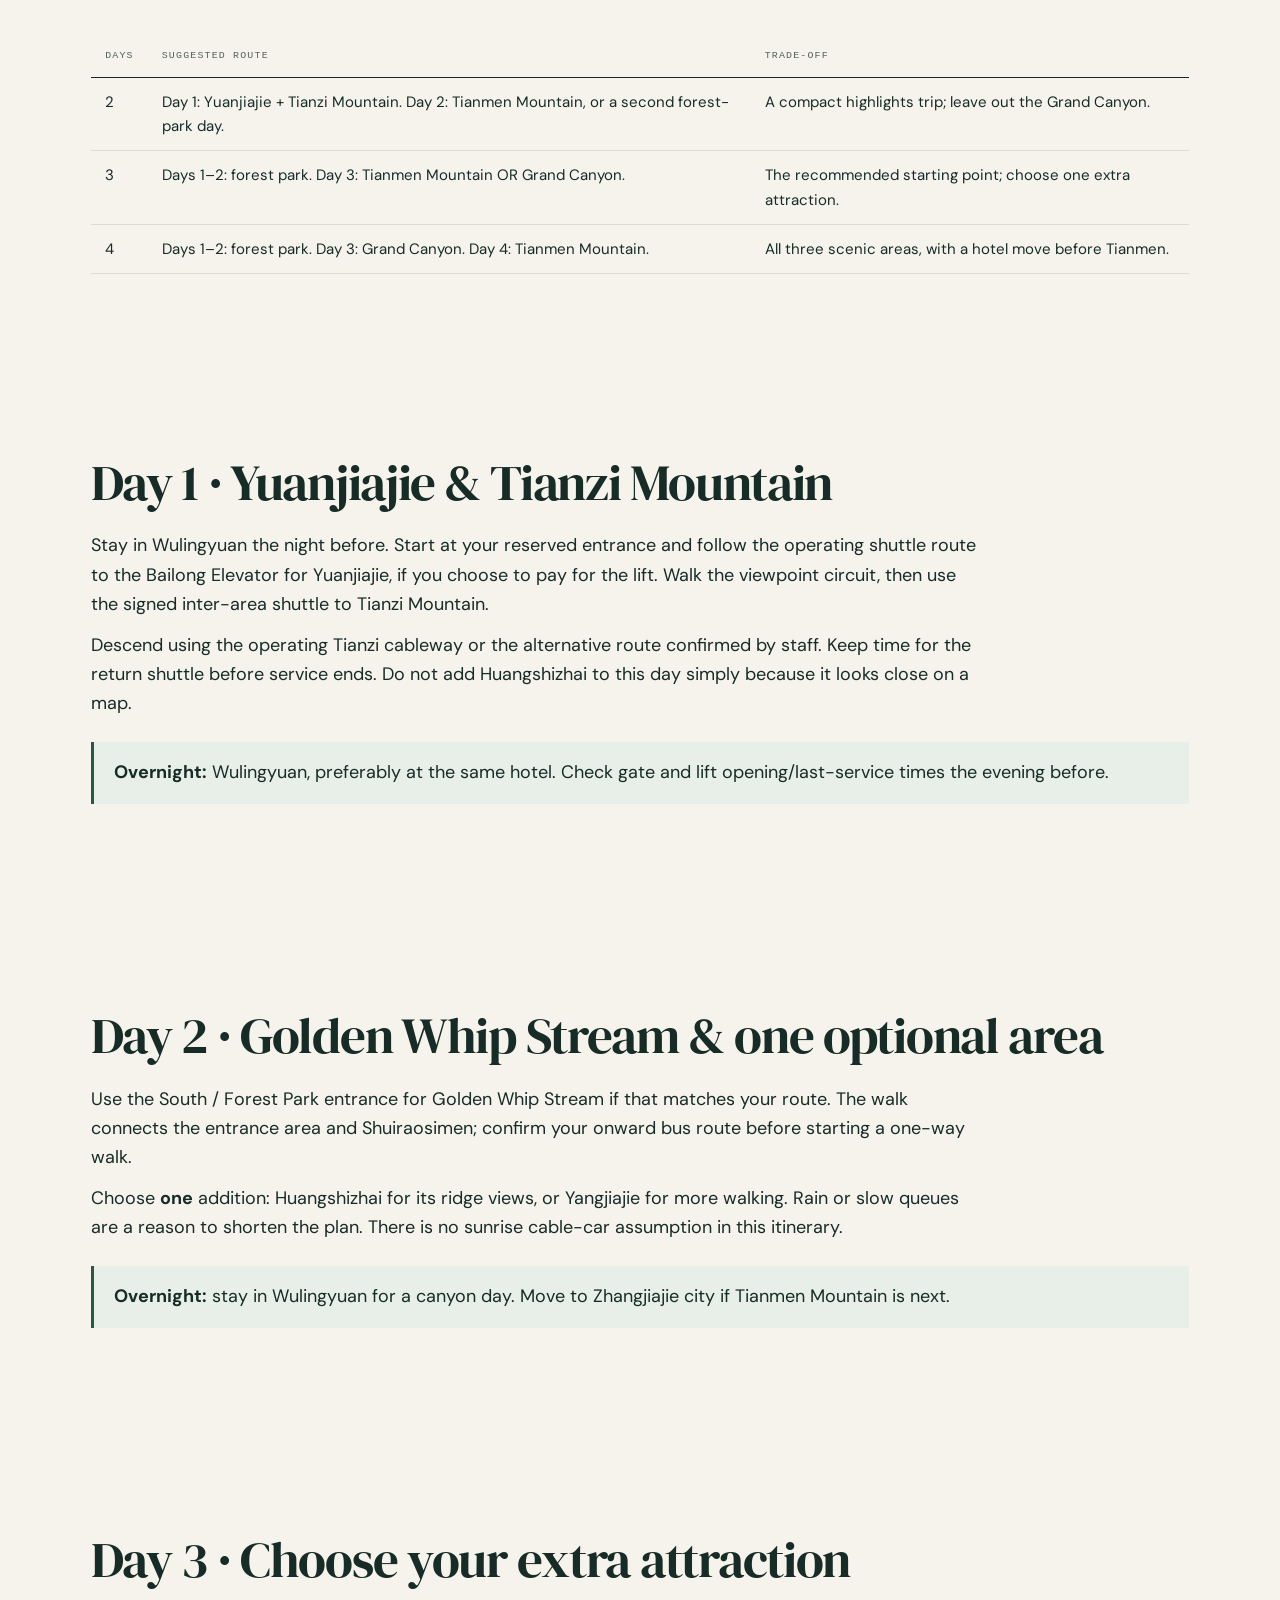
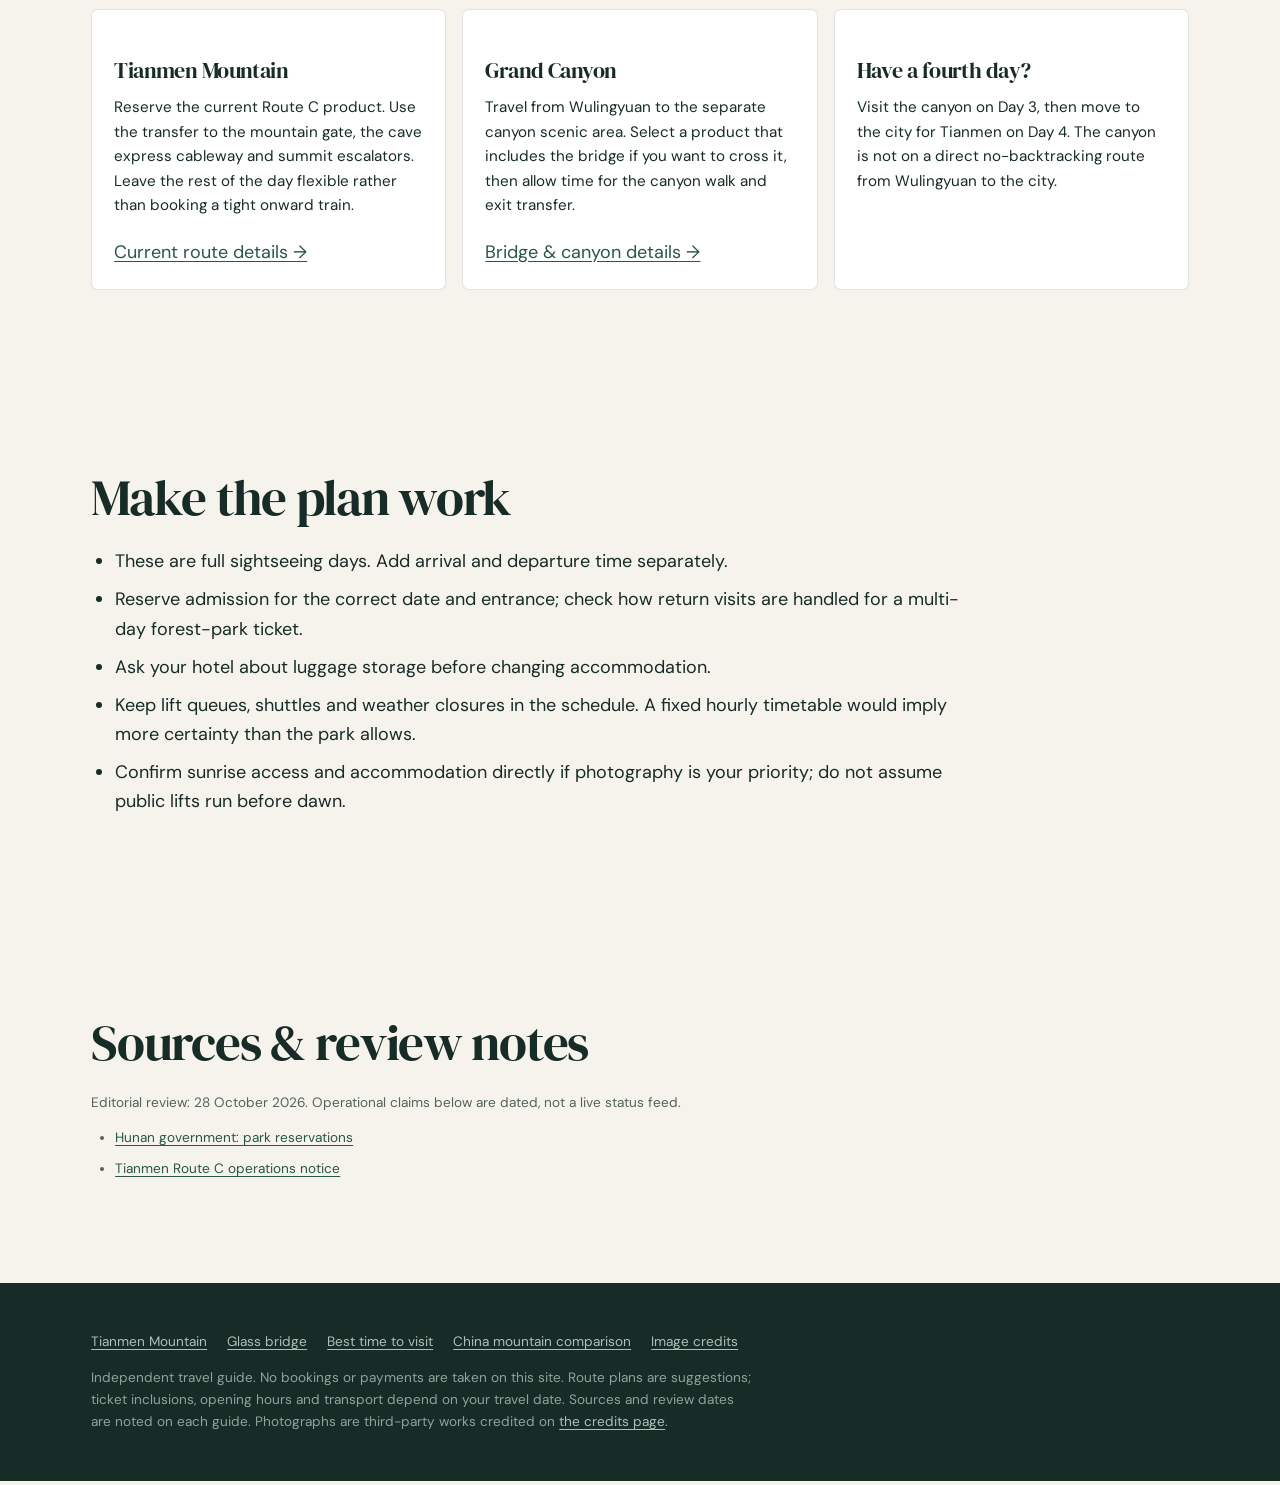
<file: zhangjiajie-itinerary.html>
<!DOCTYPE html>
<html lang="en"><head><meta charset="utf-8"><meta name="viewport" content="width=device-width,initial-scale=1"><title>Zhangjiajie Itinerary: Practical 2, 3 &amp; 4 Day Plans</title><meta name="description" content="Choose a Zhangjiajie itinerary with realistic sightseeing days, separate scenic areas, overnight bases and the current Tianmen Mountain route."><!-- HOST_META --><link rel="icon" href="favicon.svg" type="image/svg+xml"><meta property="og:type" content="website"><meta property="og:title" content="Zhangjiajie Itinerary: Practical 2, 3 &amp; 4 Day Plans"><meta property="og:description" content="Choose a Zhangjiajie itinerary with realistic sightseeing days, separate scenic areas, overnight bases and the current Tianmen Mountain route."><meta property="og:image" content="img/og-zhangjiajie.jpg"><link rel="stylesheet" href="assets/site.css"><link rel="stylesheet" href="assets/editorial-home.css"><script defer src="assets/site.js"></script><script type="application/ld+json">{"@context": "https://schema.org", "@type": "WebPage", "name": "Zhangjiajie Itinerary: Practical 2, 3 & 4 Day Plans", "description": "Choose a Zhangjiajie itinerary with realistic sightseeing days, separate scenic areas, overnight bases and the current Tianmen Mountain route.", "inLanguage": "en"}</script></head><body class="planner-page"><a class="skip" href="#main">Skip to content</a><nav class="nav" aria-label="Main navigation"><div class="nav-in"><a class="brand" href="index.html" aria-label="GoGoGo Zhangjiajie home"><span class="brand-wordmark">GoGoGo<span class="brand-bang">!</span></span><span class="brand-place">ZHANGJIAJIE</span></a><ul><li><a href="index.html">Start here</a></li><li><a href="#main" aria-current="page">Itineraries</a></li><li><a href="zhangjiajie-national-forest-park.html">Forest park</a></li><li><a href="zhangjiajie-map-transport.html">Map & transport</a></li><li><a href="where-to-stay-in-zhangjiajie.html">Where to stay</a></li><li><a href="zhangjiajie-tickets-prices.html">Tickets</a></li></ul></div></nav><aside class="alert"><p><strong>Tianmen Mountain update · 13 October 2026:</strong> the long city cableway is closed; the separate Tianmen Cave express cableway serves Route C. <a href="tianmen-mountain.html">See the current route →</a></p></aside><header class="hero"><div class="hero-inner home-hero"><div><span class="mono eyebrow">Hunan, China · Independent travel</span><h1>Zhangjiajie itineraries</h1><p>Two days for highlights, three for the forest park plus one extra attraction, four for all three scenic areas.</p></div><figure class="photo"><img fetchpriority="high" src="img/hero-itinerary.jpg" width="1600" height="1000" alt="Panorama of the pillar forest from Tianzi Mountain, Wulingyuan"><figcaption>Photo: <a href="https://commons.wikimedia.org/wiki/File:1_tianzishan_wulingyuan_zhangjiajie_2012.jpg">chensiyuan</a> / Wikimedia Commons &middot; <a href="https://creativecommons.org/licenses/by-sa/4.0/">CC BY-SA 4.0</a></figcaption></figure></div></header><main id="main"><section id="planner" class="tint"><div class="wrap"><div class="planner"><span class="mono kicker">Your trip, mapped in seconds</span><h2>Build your Zhangjiajie itinerary</h2><p>Choose 2, 3 or 4 full sightseeing days. We’ll suggest which area to visit each day and where to sleep. Arrival and departure days are not included.</p><div class="planner-steps" aria-label="Trip planning steps"><span><b>01</b> Choose your days</span><span><b>02</b> Review your route</span><span><b>03</b> Check bookings</span></div><div class="fields"><div><label for="days">Full days</label><select id="days"><option value="2">2 days · highlights</option><option value="3" selected>3 days · recommended</option><option value="4">4 days · all three areas</option></select></div><div><label for="extra">Preferred extra attraction</label><select id="extra"><option value="tianmen">Tianmen Mountain</option><option value="canyon">Glass Bridge &amp; Grand Canyon</option></select></div><div><label for="pace">Travel style</label><select id="pace"><option value="standard">Standard</option><option value="family">Family / less walking</option><option value="rain">Rainy weather</option></select></div></div><p id="extra-note" hidden>Four days includes both extra attractions; your preference is kept for shorter trips.</p><p class="plan-hint">Tip: Three full days is a practical starting point for a first visit.</p><p class="planner-intro">Your day-by-day route updates instantly. Each stop includes a suggested overnight base, key reminders and a link to its entrance.</p><p id="plan-summary" class="plan-summary">3 full days · Standard · Tianmen Mountain extra</p><p id="plan-link" class="plan-link"></p><div id="plan-result" class="result" aria-live="polite"><ol class="plan-days"><li><h3>Day 1 · Forest park viewpoints</h3><dl><dt>Sleep</dt><dd>Wulingyuan</dd><dt>Main sights</dt><dd>Yuanjiajie and Tianzi Mountain</dd><dt>Visit time</dt><dd>Reserve a full day; no verified combined duration.</dd><dt>Remember</dt><dd>Book lifts separately where needed; walking remains.</dd></dl><p class="day-links"><a href="zhangjiajie-national-forest-park.html">Read guide</a><a href="zhangjiajie-map-transport.html?days=3&amp;extra=tianmen&amp;pace=standard#place-3">Map &amp; Chinese name</a></p></li><li><h3>Day 2 · Golden Whip Stream</h3><dl><dt>Sleep</dt><dd>Zhangjiajie city, after visiting</dd><dt>Main sights</dt><dd>Valley walk; optional park area only if time permits</dd><dt>Visit time</dt><dd>Stream walk: 1–3 hours (source below); allow longer for the full trail and stops.</dd><dt>Remember</dt><dd>Arrange the evening base transfer.</dd></dl><p class="day-links"><a href="zhangjiajie-national-forest-park.html">Read guide</a><a href="zhangjiajie-map-transport.html?days=3&amp;extra=tianmen&amp;pace=standard#place-4">Map &amp; Chinese name</a></p></li><li><h3>Day 3 · Tianmen Mountain</h3><dl><dt>Sleep</dt><dd>Zhangjiajie city, or arrange departure</dd><dt>Main sights</dt><dd>Tianmen Cave and summit, via Route C</dd><dt>Visit time</dt><dd>3–5 hours for sightseeing (source below); allow extra for queues and transfers.</dd><dt>Remember</dt><dd>The long city cableway is closed; follow your booked entry slot.</dd></dl><p class="day-links"><a href="tianmen-mountain.html">Read guide</a><a href="zhangjiajie-map-transport.html?days=3&amp;extra=tianmen&amp;pace=standard#place-6">Map &amp; Chinese name</a></p></li></ol></div><div class="booking-checklist" aria-labelledby="booking-title"><div class="booking-heading"><span class="mono kicker">Before you book</span><h3 id="booking-title">Your trip checklist</h3><p>Check the exact ticket product and entry details for your selected route. This is a planning checklist, not a live booking service.</p></div><ul id="booking-items" aria-live="polite"><li>Forest Park: passport, entry date and optional elevator/cableway</li><li>Tianmen Mountain: Route C and the booked time slot</li><li>Hotels: Wulingyuan first, then Zhangjiajie city</li></ul><a class="booking-guide" href="zhangjiajie-tickets-prices.html">Compare ticket inclusions →</a></div><p class="source timing-references">Timing references reviewed 28 October 2026: <a href="https://www.chinadiscovery.com/hunan/zhangjiajie/golden-whip-stream.html">Golden Whip Stream: 1–3 hours</a>; <a href="https://www.chinadiscovery.com/hunan/zhangjiajie/tianmen-mountain.html">Tianmen: 3–5 hours</a>; <a href="https://www.travelchinaguide.com/attraction/hunan/zhangjiajie/grand-canyon.htm">Grand Canyon: half a day</a>. Tour operators’ visit suggestions, not guaranteed elapsed times or current opening hours. Family and weather variants change the route; no reliable numeric queue estimate is available.</p><div class="plan-actions"><button id="copy-plan" type="button">Copy plan &amp; link</button><button id="print-plan" type="button">Print / save PDF</button></div><span id="copy-status" class="copy-status" role="status"></span><noscript><p>The default three-day plan is above. Alternative routes are below.</p></noscript></div></div></section><nav class="decision-nav" aria-label="Plan your next step"><p class="decision-nav-title">Everything for your next step</p><a href="zhangjiajie-map-transport.html">Find the right park entrance <span aria-hidden="true">↗</span></a><a href="zhangjiajie-tickets-prices.html">Check ticket inclusions <span aria-hidden="true">↗</span></a><a href="where-to-stay-in-zhangjiajie.html">Choose where to stay <span aria-hidden="true">↗</span></a></nav><section id="routes"><div class="wrap content"><h2>Choose 2, 3 or 4 full days</h2><div class="scroll-x"><table><thead><tr><th scope="col">Days</th><th scope="col">Suggested route</th><th scope="col">Trade-off</th></tr></thead><tbody><tr><td>2</td><td>Day 1: Yuanjiajie + Tianzi Mountain. Day 2: Tianmen Mountain, or a second forest-park day.</td><td>A compact highlights trip; leave out the Grand Canyon.</td></tr><tr><td>3</td><td>Days 1–2: forest park. Day 3: Tianmen Mountain OR Grand Canyon.</td><td>The recommended starting point; choose one extra attraction.</td></tr><tr><td>4</td><td>Days 1–2: forest park. Day 3: Grand Canyon. Day 4: Tianmen Mountain.</td><td>All three scenic areas, with a hotel move before Tianmen.</td></tr></tbody></table></div></div></section><section id="day1"><div class="wrap content"><h2>Day 1 · Yuanjiajie & Tianzi Mountain</h2><p>Stay in Wulingyuan the night before. Start at your reserved entrance and follow the operating shuttle route to the Bailong Elevator for Yuanjiajie, if you choose to pay for the lift. Walk the viewpoint circuit, then use the signed inter-area shuttle to Tianzi Mountain.</p><p>Descend using the operating Tianzi cableway or the alternative route confirmed by staff. Keep time for the return shuttle before service ends. Do not add Huangshizhai to this day simply because it looks close on a map.</p><div class="tip"><strong>Overnight:</strong> Wulingyuan, preferably at the same hotel. Check gate and lift opening/last-service times the evening before.</div></div></section><section id="day2"><div class="wrap content"><h2>Day 2 · Golden Whip Stream & one optional area</h2><p>Use the South / Forest Park entrance for Golden Whip Stream if that matches your route. The walk connects the entrance area and Shuiraosimen; confirm your onward bus route before starting a one-way walk.</p><p>Choose <strong>one</strong> addition: Huangshizhai for its ridge views, or Yangjiajie for more walking. Rain or slow queues are a reason to shorten the plan. There is no sunrise cable-car assumption in this itinerary.</p><div class="tip"><strong>Overnight:</strong> stay in Wulingyuan for a canyon day. Move to Zhangjiajie city if Tianmen Mountain is next.</div></div></section><section id="day3"><div class="wrap content"><h2>Day 3 · Choose your extra attraction</h2><div class="grid"><article class="card"><h3>Tianmen Mountain</h3><p>Reserve the current Route C product. Use the transfer to the mountain gate, the cave express cableway and summit escalators. Leave the rest of the day flexible rather than booking a tight onward train.</p><a href="tianmen-mountain.html">Current route details →</a></article><article class="card"><h3>Grand Canyon</h3><p>Travel from Wulingyuan to the separate canyon scenic area. Select a product that includes the bridge if you want to cross it, then allow time for the canyon walk and exit transfer.</p><a href="zhangjiajie-glass-bridge.html">Bridge & canyon details →</a></article><article class="card"><h3>Have a fourth day?</h3><p>Visit the canyon on Day 3, then move to the city for Tianmen on Day 4. The canyon is not on a direct no-backtracking route from Wulingyuan to the city.</p></article></div></div></section><section id="booking"><div class="wrap content"><h2>Make the plan work</h2><ul><li>These are full sightseeing days. Add arrival and departure time separately.</li><li>Reserve admission for the correct date and entrance; check how return visits are handled for a multi-day forest-park ticket.</li><li>Ask your hotel about luggage storage before changing accommodation.</li><li>Keep lift queues, shuttles and weather closures in the schedule. A fixed hourly timetable would imply more certainty than the park allows.</li><li>Confirm sunrise access and accommodation directly if photography is your priority; do not assume public lifts run before dawn.</li></ul></div></section><section id="sources"><div class="wrap content"><h2>Sources & review notes</h2><p class="source">Editorial review: 28 October 2026. Operational claims below are dated, not a live status feed.</p><ul class="source"><li><a href="https://enghunan.gov.cn/hneng/Tourism/WhatGoingon/202506/t20250623_33717855.html">Hunan government: park reservations</a></li><li><a href="https://hunan.ifeng.com/c/8xA4w8tD1DR">Tianmen Route C operations notice</a></li></ul></div></section></main><footer><div class="wrap"><nav aria-label="More guides"><a href="tianmen-mountain.html">Tianmen Mountain</a><a href="zhangjiajie-glass-bridge.html">Glass bridge</a><a href="best-time-to-visit-zhangjiajie.html">Best time to visit</a><a href="chinese-mountains.html">China mountain comparison</a><a href="credits.html">Image credits</a></nav><p>Independent travel guide. No bookings or payments are taken on this site. Route plans are suggestions; ticket inclusions, opening hours and transport depend on your travel date. Sources and review dates are noted on each guide. Photographs are third-party works credited on <a href="credits.html">the credits page</a>.</p></div></footer></body></html>
</file>
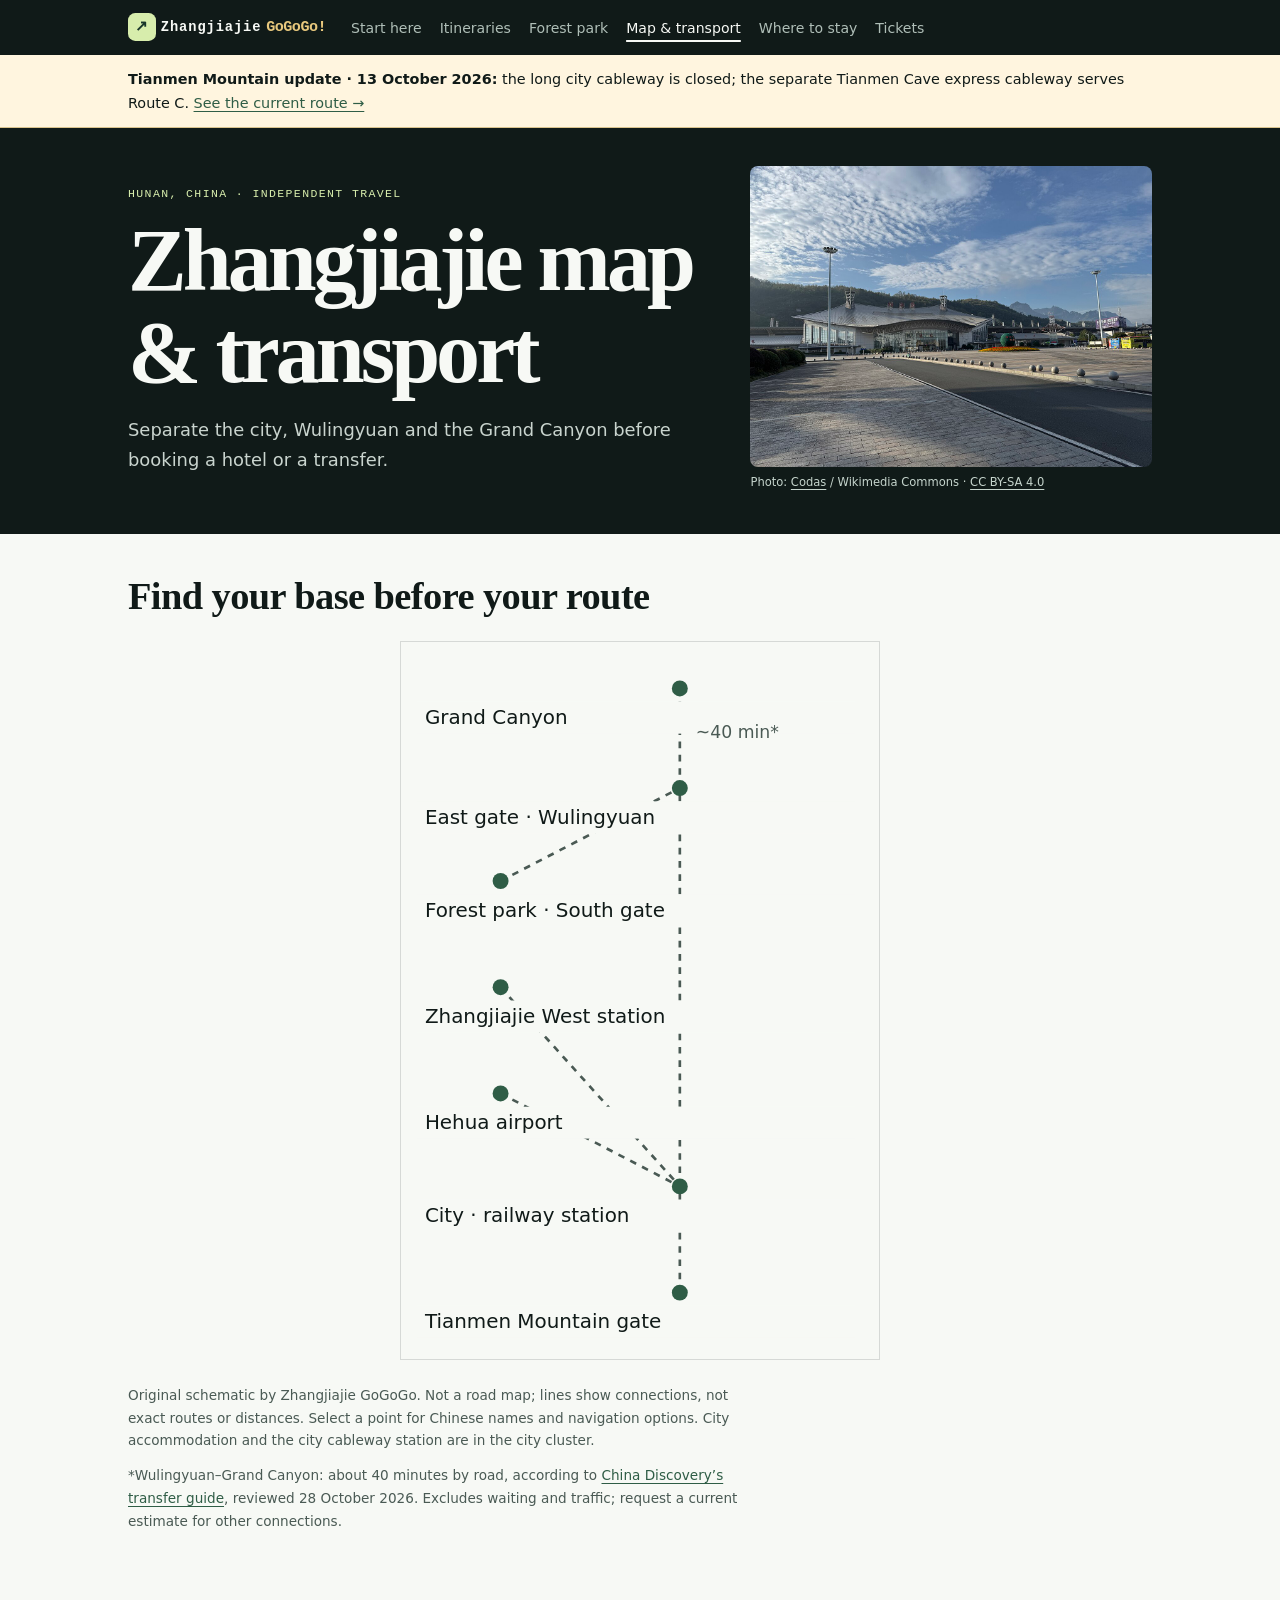
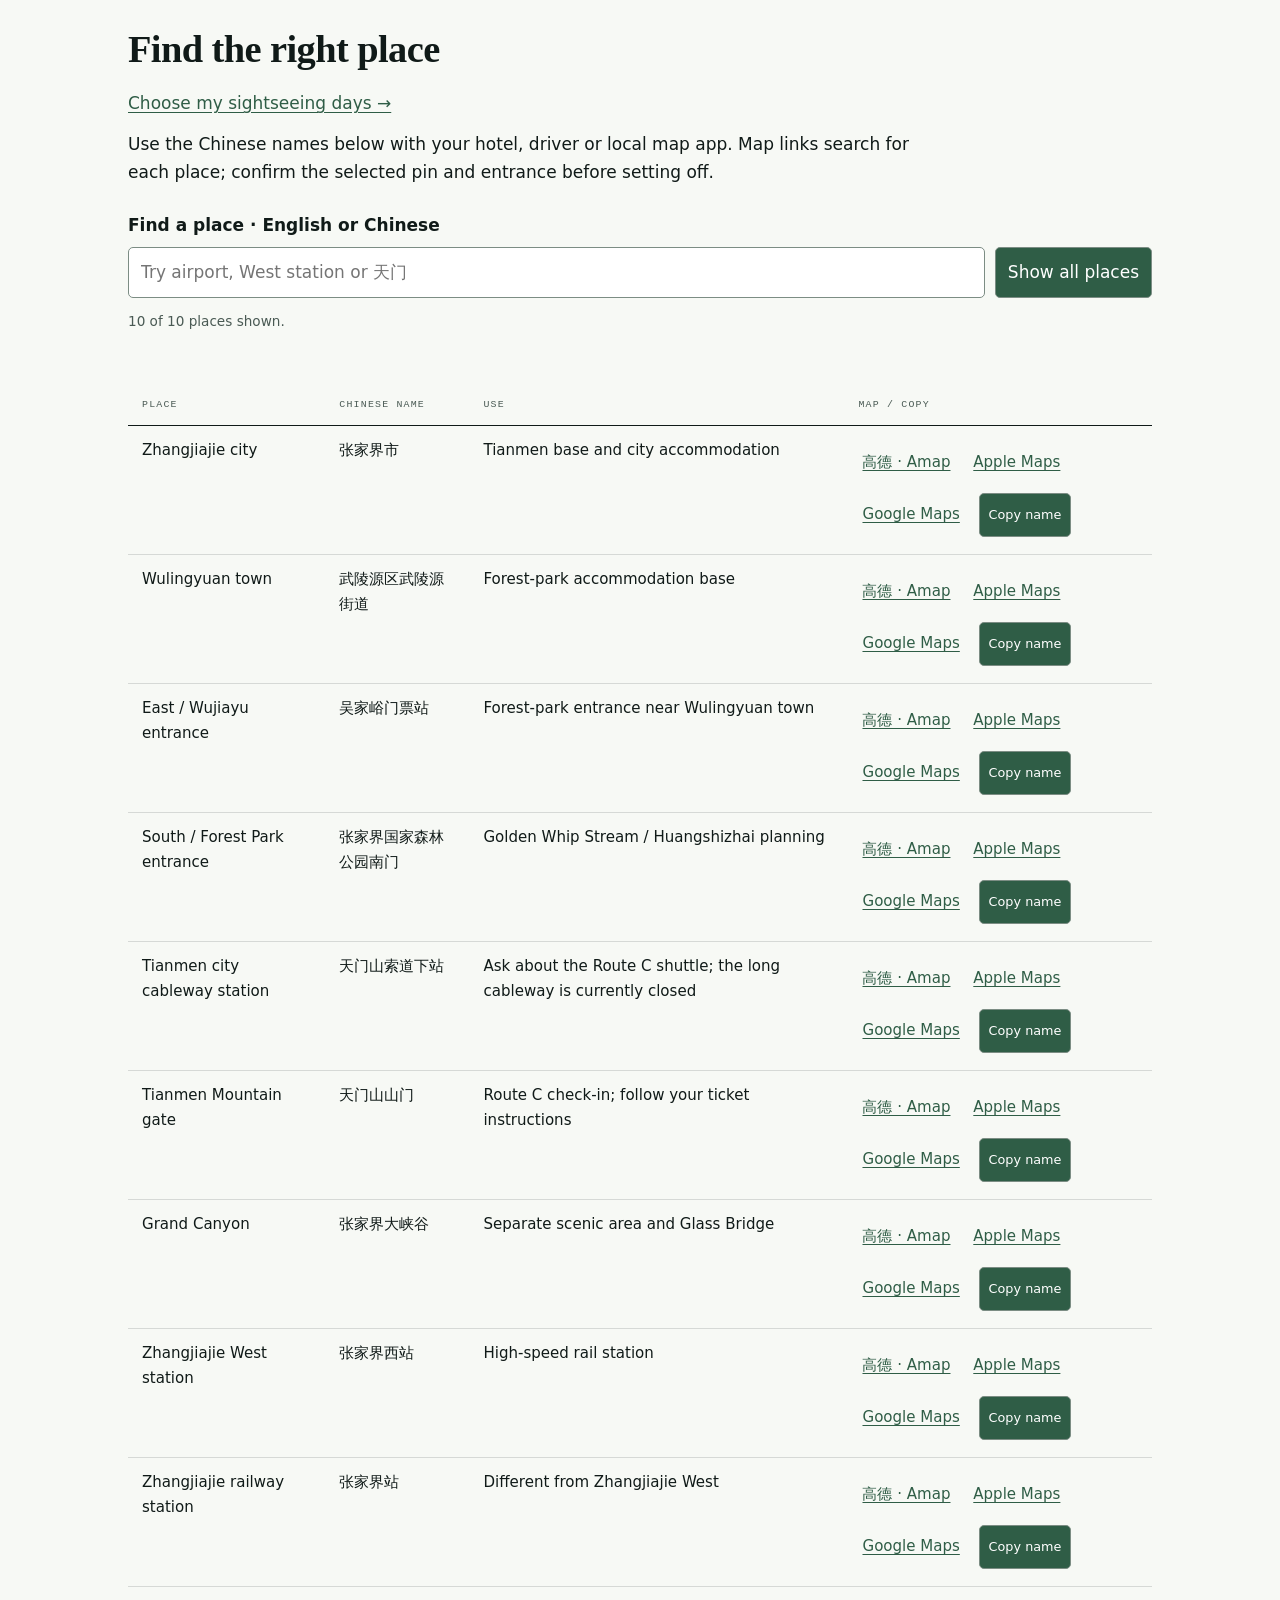
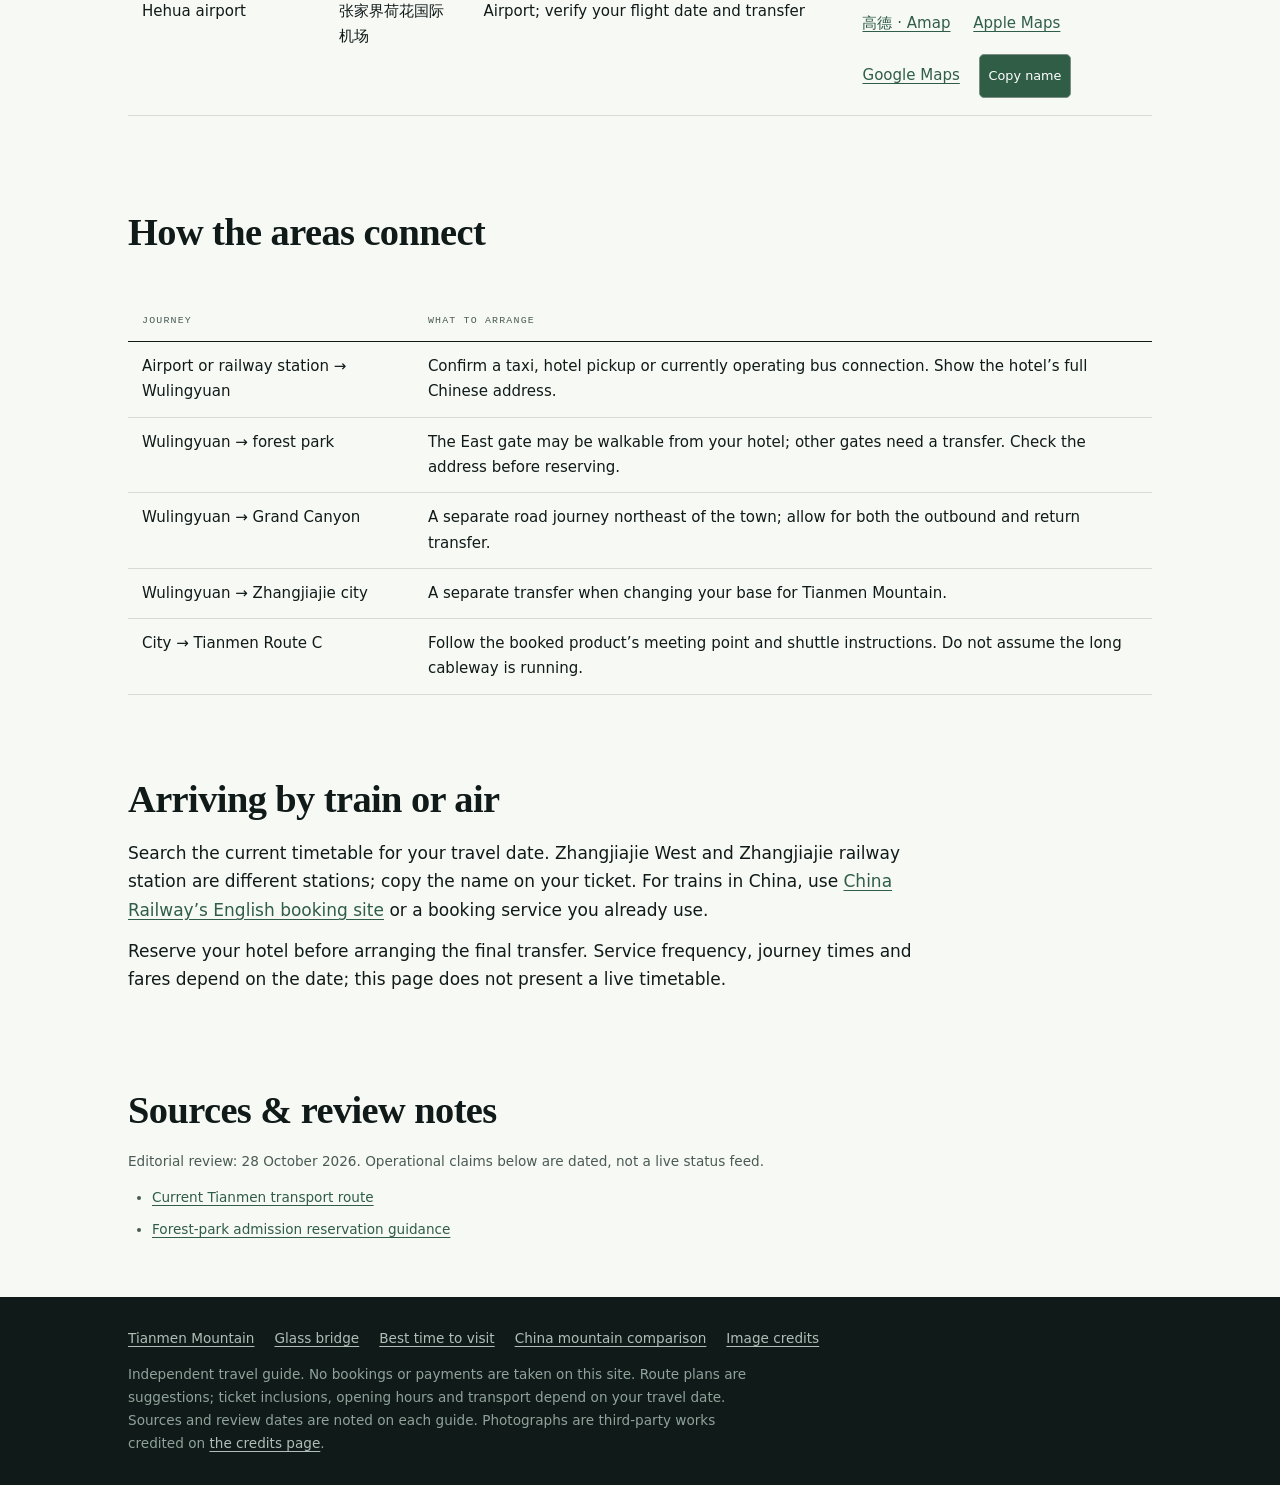
<file: zhangjiajie-map-transport.html>
<!DOCTYPE html>
<html lang="en"><head><meta charset="utf-8"><meta name="viewport" content="width=device-width,initial-scale=1"><title>Zhangjiajie Map &amp; Transport: Entrances, Stations &amp; Airport</title><meta name="description" content="Find Zhangjiajie scenic areas, park entrances, railway stations and airport with map links and copyable Chinese destination names."><!-- HOST_META --><link rel="icon" href="favicon.svg" type="image/svg+xml"><meta property="og:type" content="website"><meta property="og:title" content="Zhangjiajie Map &amp; Transport: Entrances, Stations &amp; Airport"><meta property="og:description" content="Find Zhangjiajie scenic areas, park entrances, railway stations and airport with map links and copyable Chinese destination names."><meta property="og:image" content="img/og-zhangjiajie.jpg"><link rel="stylesheet" href="assets/site.css"><script defer src="assets/site.js"></script><script type="application/ld+json">{"@context": "https://schema.org", "@type": "WebPage", "name": "Zhangjiajie Map & Transport: Entrances, Stations & Airport", "description": "Find Zhangjiajie scenic areas, park entrances, railway stations and airport with map links and copyable Chinese destination names.", "inLanguage": "en"}</script></head><body><a class="skip" href="#main">Skip to content</a><nav class="nav" aria-label="Main navigation"><div class="nav-in"><a class="brand" href="index.html">Zhangjiajie <span>GoGoGo!</span></a><ul><li><a href="index.html">Start here</a></li><li><a href="zhangjiajie-itinerary.html">Itineraries</a></li><li><a href="zhangjiajie-national-forest-park.html">Forest park</a></li><li><a href="#main" aria-current="page">Map & transport</a></li><li><a href="where-to-stay-in-zhangjiajie.html">Where to stay</a></li><li><a href="zhangjiajie-tickets-prices.html">Tickets</a></li></ul></div></nav><aside class="alert"><p><strong>Tianmen Mountain update · 13 October 2026:</strong> the long city cableway is closed; the separate Tianmen Cave express cableway serves Route C. <a href="tianmen-mountain.html">See the current route →</a></p></aside><header class="hero"><div class="hero-inner home-hero"><div><span class="mono eyebrow">Hunan, China · Independent travel</span><h1>Zhangjiajie map & transport</h1><p>Separate the city, Wulingyuan and the Grand Canyon before booking a hotel or a transfer.</p></div><figure class="photo"><img fetchpriority="high" src="img/station-zhangjiajie.jpg" width="1280" height="960" alt="Zhangjiajie Railway Station front plaza, karst peaks behind"><figcaption>Photo: <a href="https://commons.wikimedia.org/wiki/File:Zhangjiajie_Railway_Station_02.jpg">Codas</a> / Wikimedia Commons &middot; <a href="https://creativecommons.org/licenses/by-sa/4.0/">CC BY-SA 4.0</a></figcaption></figure></div></header><main id="main"><section id="area-map"><div class="wrap content"><h2>Find your base before your route</h2><svg class="area-map" viewBox="0 0 360 540" role="img" aria-label="Schematic of Zhangjiajie: forest park northwest, Grand Canyon northeast, city and Tianmen south. Not to scale."><title>Three areas and arrival points — not to scale</title><path d="M210 35V490 M75 180L210 110 M75 260L210 410 M75 340L210 410" fill="none" stroke="#4A5A54" stroke-width="2" stroke-dasharray="5 5"/><a href="#place-4"><circle cx="75" cy="180" r="6" fill="#2F5D46"/><rect x="12" y="190" width="330" height="24" fill="#F7F9F5"/><text x="18" y="207" fill="#101A18" font-size="15" font-family="system-ui,sans-serif">Forest park · South gate</text></a><a href="#place-3"><circle cx="210" cy="110" r="6" fill="#2F5D46"/><rect x="12" y="120" width="330" height="24" fill="#F7F9F5"/><text x="18" y="137" fill="#101A18" font-size="15" font-family="system-ui,sans-serif">East gate · Wulingyuan</text></a><a href="#place-7"><circle cx="210" cy="35" r="6" fill="#2F5D46"/><rect x="12" y="45" width="330" height="24" fill="#F7F9F5"/><text x="18" y="62" fill="#101A18" font-size="15" font-family="system-ui,sans-serif">Grand Canyon</text></a><a href="#place-8"><circle cx="75" cy="260" r="6" fill="#2F5D46"/><rect x="12" y="270" width="330" height="24" fill="#F7F9F5"/><text x="18" y="287" fill="#101A18" font-size="15" font-family="system-ui,sans-serif">Zhangjiajie West station</text></a><a href="#place-10"><circle cx="75" cy="340" r="6" fill="#2F5D46"/><rect x="12" y="350" width="330" height="24" fill="#F7F9F5"/><text x="18" y="367" fill="#101A18" font-size="15" font-family="system-ui,sans-serif">Hehua airport</text></a><a href="#place-9"><circle cx="210" cy="410" r="6" fill="#2F5D46"/><rect x="12" y="420" width="330" height="24" fill="#F7F9F5"/><text x="18" y="437" fill="#101A18" font-size="15" font-family="system-ui,sans-serif">City · railway station</text></a><a href="#place-6"><circle cx="210" cy="490" r="6" fill="#2F5D46"/><rect x="12" y="500" width="330" height="24" fill="#F7F9F5"/><text x="18" y="517" fill="#101A18" font-size="15" font-family="system-ui,sans-serif">Tianmen Mountain gate</text></a><text x="222" y="72" fill="#4A5A54" font-size="13">~40 min*</text></svg><p class="source">Original schematic by Zhangjiajie GoGoGo. Not a road map; lines show connections, not exact routes or distances. Select a point for Chinese names and navigation options. City accommodation and the city cableway station are in the city cluster.</p><p class="source">*Wulingyuan–Grand Canyon: about 40 minutes by road, according to <a href="https://www.chinadiscovery.com/hunan/zhangjiajie/zhangjiajie-glass-bridge.html">China Discovery’s transfer guide</a>, reviewed 28 October 2026. Excludes waiting and traffic; request a current estimate for other connections.</p></div></section><section id="places"><div class="wrap content"><div id="map-trip-panel" class="trip-connection" hidden><span class="mono kicker">Your selected itinerary</span><h2 id="map-trip-summary">Route stops</h2><p>Open each Chinese place name below, then choose Amap, Apple Maps or Google Maps in its place row. Search results are not verified entrance pins.</p><ol id="map-trip-stops"></ol><p class="trip-connection-actions"><a id="map-trip-tickets" href="zhangjiajie-tickets-prices.html#compare">Ticket checklist for this route →</a></p></div><h2>Find the right place</h2><p><a id="return-plan" href="zhangjiajie-itinerary.html#planner">Choose my sightseeing days →</a></p><p>Use the Chinese names below with your hotel, driver or local map app. Map links search for each place; confirm the selected pin and entrance before setting off.</p><div class="place-tools" hidden><label for="place-search">Find a place · English or Chinese</label><div class="place-search-row"><input id="place-search" type="search" placeholder="Try airport, West station or 天门" aria-controls="place-table" autocomplete="off"><button id="clear-places" type="button">Show all places</button></div><p id="place-count" class="source" role="status" aria-live="polite">10 places shown.</p></div><p id="place-empty" hidden>No matching place. Try a shorter English or Chinese name, or show all places.</p><div class="places"><div class="scroll-x"><table id="place-table" role="table"><caption class="visually-hidden">Chinese destination names, travel uses and map searches</caption><thead><tr role="row"><th role="columnheader" scope="col">Place</th><th role="columnheader" scope="col">Chinese name</th><th role="columnheader" scope="col">Use</th><th role="columnheader" scope="col">Map / copy</th></tr></thead><tbody><tr id="place-1" role="row" tabindex="-1" aria-labelledby="place-1-name"><td id="place-1-name" role="cell" data-label="Place">Zhangjiajie city</td><td role="cell" data-label="Chinese name">张家界市</td><td role="cell" data-label="Use">Tianmen base and city accommodation</td><td role="cell" data-label="Map / copy"><a href="https://uri.amap.com/search?keyword=%E5%BC%A0%E5%AE%B6%E7%95%8C%E5%B8%82&amp;city=张家界&amp;view=map" aria-label="Search Amap for 张家界市">高德 · Amap</a> <a href="https://maps.apple.com/?q=%E5%BC%A0%E5%AE%B6%E7%95%8C%E5%B8%82" aria-label="Search Apple Maps for 张家界市">Apple Maps</a> <a href="https://www.google.com/maps/search/?api=1&amp;query=%E5%BC%A0%E5%AE%B6%E7%95%8C%E5%B8%82" aria-label="Search Google Maps for 张家界市">Google Maps</a> <button type="button" data-copy="张家界市" aria-label="Copy Chinese name for Zhangjiajie city">Copy name</button></td></tr><tr id="place-2" role="row" tabindex="-1" aria-labelledby="place-2-name"><td id="place-2-name" role="cell" data-label="Place">Wulingyuan town</td><td role="cell" data-label="Chinese name">武陵源区武陵源街道</td><td role="cell" data-label="Use">Forest-park accommodation base</td><td role="cell" data-label="Map / copy"><a href="https://uri.amap.com/search?keyword=%E6%AD%A6%E9%99%B5%E6%BA%90%E5%8C%BA%E6%AD%A6%E9%99%B5%E6%BA%90%E8%A1%97%E9%81%93&amp;city=张家界&amp;view=map" aria-label="Search Amap for 武陵源区武陵源街道">高德 · Amap</a> <a href="https://maps.apple.com/?q=%E6%AD%A6%E9%99%B5%E6%BA%90%E5%8C%BA%E6%AD%A6%E9%99%B5%E6%BA%90%E8%A1%97%E9%81%93" aria-label="Search Apple Maps for 武陵源区武陵源街道">Apple Maps</a> <a href="https://www.google.com/maps/search/?api=1&amp;query=%E6%AD%A6%E9%99%B5%E6%BA%90%E5%8C%BA%E6%AD%A6%E9%99%B5%E6%BA%90%E8%A1%97%E9%81%93" aria-label="Search Google Maps for 武陵源区武陵源街道">Google Maps</a> <button type="button" data-copy="武陵源区武陵源街道" aria-label="Copy Chinese name for Wulingyuan town">Copy name</button></td></tr><tr id="place-3" role="row" tabindex="-1" aria-labelledby="place-3-name"><td id="place-3-name" role="cell" data-label="Place">East / Wujiayu entrance</td><td role="cell" data-label="Chinese name">吴家峪门票站</td><td role="cell" data-label="Use">Forest-park entrance near Wulingyuan town</td><td role="cell" data-label="Map / copy"><a href="https://uri.amap.com/search?keyword=%E5%90%B4%E5%AE%B6%E5%B3%AA%E9%97%A8%E7%A5%A8%E7%AB%99&amp;city=张家界&amp;view=map" aria-label="Search Amap for 吴家峪门票站">高德 · Amap</a> <a href="https://maps.apple.com/?q=%E5%90%B4%E5%AE%B6%E5%B3%AA%E9%97%A8%E7%A5%A8%E7%AB%99" aria-label="Search Apple Maps for 吴家峪门票站">Apple Maps</a> <a href="https://www.google.com/maps/search/?api=1&amp;query=%E5%90%B4%E5%AE%B6%E5%B3%AA%E9%97%A8%E7%A5%A8%E7%AB%99" aria-label="Search Google Maps for 吴家峪门票站">Google Maps</a> <button type="button" data-copy="吴家峪门票站" aria-label="Copy Chinese name for East / Wujiayu entrance">Copy name</button></td></tr><tr id="place-4" role="row" tabindex="-1" aria-labelledby="place-4-name"><td id="place-4-name" role="cell" data-label="Place">South / Forest Park entrance</td><td role="cell" data-label="Chinese name">张家界国家森林公园南门</td><td role="cell" data-label="Use">Golden Whip Stream / Huangshizhai planning</td><td role="cell" data-label="Map / copy"><a href="https://uri.amap.com/search?keyword=%E5%BC%A0%E5%AE%B6%E7%95%8C%E5%9B%BD%E5%AE%B6%E6%A3%AE%E6%9E%97%E5%85%AC%E5%9B%AD%E5%8D%97%E9%97%A8&amp;city=张家界&amp;view=map" aria-label="Search Amap for 张家界国家森林公园南门">高德 · Amap</a> <a href="https://maps.apple.com/?q=%E5%BC%A0%E5%AE%B6%E7%95%8C%E5%9B%BD%E5%AE%B6%E6%A3%AE%E6%9E%97%E5%85%AC%E5%9B%AD%E5%8D%97%E9%97%A8" aria-label="Search Apple Maps for 张家界国家森林公园南门">Apple Maps</a> <a href="https://www.google.com/maps/search/?api=1&amp;query=%E5%BC%A0%E5%AE%B6%E7%95%8C%E5%9B%BD%E5%AE%B6%E6%A3%AE%E6%9E%97%E5%85%AC%E5%9B%AD%E5%8D%97%E9%97%A8" aria-label="Search Google Maps for 张家界国家森林公园南门">Google Maps</a> <button type="button" data-copy="张家界国家森林公园南门" aria-label="Copy Chinese name for South / Forest Park entrance">Copy name</button></td></tr><tr id="place-5" role="row" tabindex="-1" aria-labelledby="place-5-name"><td id="place-5-name" role="cell" data-label="Place">Tianmen city cableway station</td><td role="cell" data-label="Chinese name">天门山索道下站</td><td role="cell" data-label="Use">Ask about the Route C shuttle; the long cableway is currently closed</td><td role="cell" data-label="Map / copy"><a href="https://uri.amap.com/search?keyword=%E5%A4%A9%E9%97%A8%E5%B1%B1%E7%B4%A2%E9%81%93%E4%B8%8B%E7%AB%99&amp;city=张家界&amp;view=map" aria-label="Search Amap for 天门山索道下站">高德 · Amap</a> <a href="https://maps.apple.com/?q=%E5%A4%A9%E9%97%A8%E5%B1%B1%E7%B4%A2%E9%81%93%E4%B8%8B%E7%AB%99" aria-label="Search Apple Maps for 天门山索道下站">Apple Maps</a> <a href="https://www.google.com/maps/search/?api=1&amp;query=%E5%A4%A9%E9%97%A8%E5%B1%B1%E7%B4%A2%E9%81%93%E4%B8%8B%E7%AB%99" aria-label="Search Google Maps for 天门山索道下站">Google Maps</a> <button type="button" data-copy="天门山索道下站" aria-label="Copy Chinese name for Tianmen city cableway station">Copy name</button></td></tr><tr id="place-6" role="row" tabindex="-1" aria-labelledby="place-6-name"><td id="place-6-name" role="cell" data-label="Place">Tianmen Mountain gate</td><td role="cell" data-label="Chinese name">天门山山门</td><td role="cell" data-label="Use">Route C check-in; follow your ticket instructions</td><td role="cell" data-label="Map / copy"><a href="https://uri.amap.com/search?keyword=%E5%A4%A9%E9%97%A8%E5%B1%B1%E5%B1%B1%E9%97%A8&amp;city=张家界&amp;view=map" aria-label="Search Amap for 天门山山门">高德 · Amap</a> <a href="https://maps.apple.com/?q=%E5%A4%A9%E9%97%A8%E5%B1%B1%E5%B1%B1%E9%97%A8" aria-label="Search Apple Maps for 天门山山门">Apple Maps</a> <a href="https://www.google.com/maps/search/?api=1&amp;query=%E5%A4%A9%E9%97%A8%E5%B1%B1%E5%B1%B1%E9%97%A8" aria-label="Search Google Maps for 天门山山门">Google Maps</a> <button type="button" data-copy="天门山山门" aria-label="Copy Chinese name for Tianmen Mountain gate">Copy name</button></td></tr><tr id="place-7" role="row" tabindex="-1" aria-labelledby="place-7-name"><td id="place-7-name" role="cell" data-label="Place">Grand Canyon</td><td role="cell" data-label="Chinese name">张家界大峡谷</td><td role="cell" data-label="Use">Separate scenic area and Glass Bridge</td><td role="cell" data-label="Map / copy"><a href="https://uri.amap.com/search?keyword=%E5%BC%A0%E5%AE%B6%E7%95%8C%E5%A4%A7%E5%B3%A1%E8%B0%B7&amp;city=张家界&amp;view=map" aria-label="Search Amap for 张家界大峡谷">高德 · Amap</a> <a href="https://maps.apple.com/?q=%E5%BC%A0%E5%AE%B6%E7%95%8C%E5%A4%A7%E5%B3%A1%E8%B0%B7" aria-label="Search Apple Maps for 张家界大峡谷">Apple Maps</a> <a href="https://www.google.com/maps/search/?api=1&amp;query=%E5%BC%A0%E5%AE%B6%E7%95%8C%E5%A4%A7%E5%B3%A1%E8%B0%B7" aria-label="Search Google Maps for 张家界大峡谷">Google Maps</a> <button type="button" data-copy="张家界大峡谷" aria-label="Copy Chinese name for Grand Canyon">Copy name</button></td></tr><tr id="place-8" role="row" tabindex="-1" aria-labelledby="place-8-name"><td id="place-8-name" role="cell" data-label="Place">Zhangjiajie West station</td><td role="cell" data-label="Chinese name">张家界西站</td><td role="cell" data-label="Use">High-speed rail station</td><td role="cell" data-label="Map / copy"><a href="https://uri.amap.com/search?keyword=%E5%BC%A0%E5%AE%B6%E7%95%8C%E8%A5%BF%E7%AB%99&amp;city=张家界&amp;view=map" aria-label="Search Amap for 张家界西站">高德 · Amap</a> <a href="https://maps.apple.com/?q=%E5%BC%A0%E5%AE%B6%E7%95%8C%E8%A5%BF%E7%AB%99" aria-label="Search Apple Maps for 张家界西站">Apple Maps</a> <a href="https://www.google.com/maps/search/?api=1&amp;query=%E5%BC%A0%E5%AE%B6%E7%95%8C%E8%A5%BF%E7%AB%99" aria-label="Search Google Maps for 张家界西站">Google Maps</a> <button type="button" data-copy="张家界西站" aria-label="Copy Chinese name for Zhangjiajie West station">Copy name</button></td></tr><tr id="place-9" role="row" tabindex="-1" aria-labelledby="place-9-name"><td id="place-9-name" role="cell" data-label="Place">Zhangjiajie railway station</td><td role="cell" data-label="Chinese name">张家界站</td><td role="cell" data-label="Use">Different from Zhangjiajie West</td><td role="cell" data-label="Map / copy"><a href="https://uri.amap.com/search?keyword=%E5%BC%A0%E5%AE%B6%E7%95%8C%E7%AB%99&amp;city=张家界&amp;view=map" aria-label="Search Amap for 张家界站">高德 · Amap</a> <a href="https://maps.apple.com/?q=%E5%BC%A0%E5%AE%B6%E7%95%8C%E7%AB%99" aria-label="Search Apple Maps for 张家界站">Apple Maps</a> <a href="https://www.google.com/maps/search/?api=1&amp;query=%E5%BC%A0%E5%AE%B6%E7%95%8C%E7%AB%99" aria-label="Search Google Maps for 张家界站">Google Maps</a> <button type="button" data-copy="张家界站" aria-label="Copy Chinese name for Zhangjiajie railway station">Copy name</button></td></tr><tr id="place-10" role="row" tabindex="-1" aria-labelledby="place-10-name"><td id="place-10-name" role="cell" data-label="Place">Hehua airport</td><td role="cell" data-label="Chinese name">张家界荷花国际机场</td><td role="cell" data-label="Use">Airport; verify your flight date and transfer</td><td role="cell" data-label="Map / copy"><a href="https://uri.amap.com/search?keyword=%E5%BC%A0%E5%AE%B6%E7%95%8C%E8%8D%B7%E8%8A%B1%E5%9B%BD%E9%99%85%E6%9C%BA%E5%9C%BA&amp;city=张家界&amp;view=map" aria-label="Search Amap for 张家界荷花国际机场">高德 · Amap</a> <a href="https://maps.apple.com/?q=%E5%BC%A0%E5%AE%B6%E7%95%8C%E8%8D%B7%E8%8A%B1%E5%9B%BD%E9%99%85%E6%9C%BA%E5%9C%BA" aria-label="Search Apple Maps for 张家界荷花国际机场">Apple Maps</a> <a href="https://www.google.com/maps/search/?api=1&amp;query=%E5%BC%A0%E5%AE%B6%E7%95%8C%E8%8D%B7%E8%8A%B1%E5%9B%BD%E9%99%85%E6%9C%BA%E5%9C%BA" aria-label="Search Google Maps for 张家界荷花国际机场">Google Maps</a> <button type="button" data-copy="张家界荷花国际机场" aria-label="Copy Chinese name for Hehua airport">Copy name</button></td></tr></tbody></table></div></div><p id="place-status" role="status" class="source"></p></div></section><section id="connections"><div class="wrap content"><h2>How the areas connect</h2><div class="scroll-x"><table><thead><tr><th scope="col">Journey</th><th scope="col">What to arrange</th></tr></thead><tbody><tr><td>Airport or railway station → Wulingyuan</td><td>Confirm a taxi, hotel pickup or currently operating bus connection. Show the hotel’s full Chinese address.</td></tr><tr><td>Wulingyuan → forest park</td><td>The East gate may be walkable from your hotel; other gates need a transfer. Check the address before reserving.</td></tr><tr><td>Wulingyuan → Grand Canyon</td><td>A separate road journey northeast of the town; allow for both the outbound and return transfer.</td></tr><tr><td>Wulingyuan → Zhangjiajie city</td><td>A separate transfer when changing your base for Tianmen Mountain.</td></tr><tr><td>City → Tianmen Route C</td><td>Follow the booked product’s meeting point and shuttle instructions. Do not assume the long cableway is running.</td></tr></tbody></table></div></div></section><section id="arriving"><div class="wrap content"><h2>Arriving by train or air</h2><p>Search the current timetable for your travel date. Zhangjiajie West and Zhangjiajie railway station are different stations; copy the name on your ticket. For trains in China, use <a href="https://www.12306.cn/en/index.html">China Railway’s English booking site</a> or a booking service you already use.</p><p>Reserve your hotel before arranging the final transfer. Service frequency, journey times and fares depend on the date; this page does not present a live timetable.</p></div></section><section id="sources"><div class="wrap content"><h2>Sources & review notes</h2><p class="source">Editorial review: 28 October 2026. Operational claims below are dated, not a live status feed.</p><ul class="source"><li><a href="https://hunan.ifeng.com/c/8xA4w8tD1DR">Current Tianmen transport route</a></li><li><a href="https://enghunan.gov.cn/hneng/Tourism/WhatGoingon/202506/t20250623_33717855.html">Forest-park admission reservation guidance</a></li></ul></div></section></main><footer><div class="wrap"><nav aria-label="More guides"><a href="tianmen-mountain.html">Tianmen Mountain</a><a href="zhangjiajie-glass-bridge.html">Glass bridge</a><a href="best-time-to-visit-zhangjiajie.html">Best time to visit</a><a href="chinese-mountains.html">China mountain comparison</a><a href="credits.html">Image credits</a></nav><p>Independent travel guide. No bookings or payments are taken on this site. Route plans are suggestions; ticket inclusions, opening hours and transport depend on your travel date. Sources and review dates are noted on each guide. Photographs are third-party works credited on <a href="credits.html">the credits page</a>.</p></div></footer></body></html>
</file>
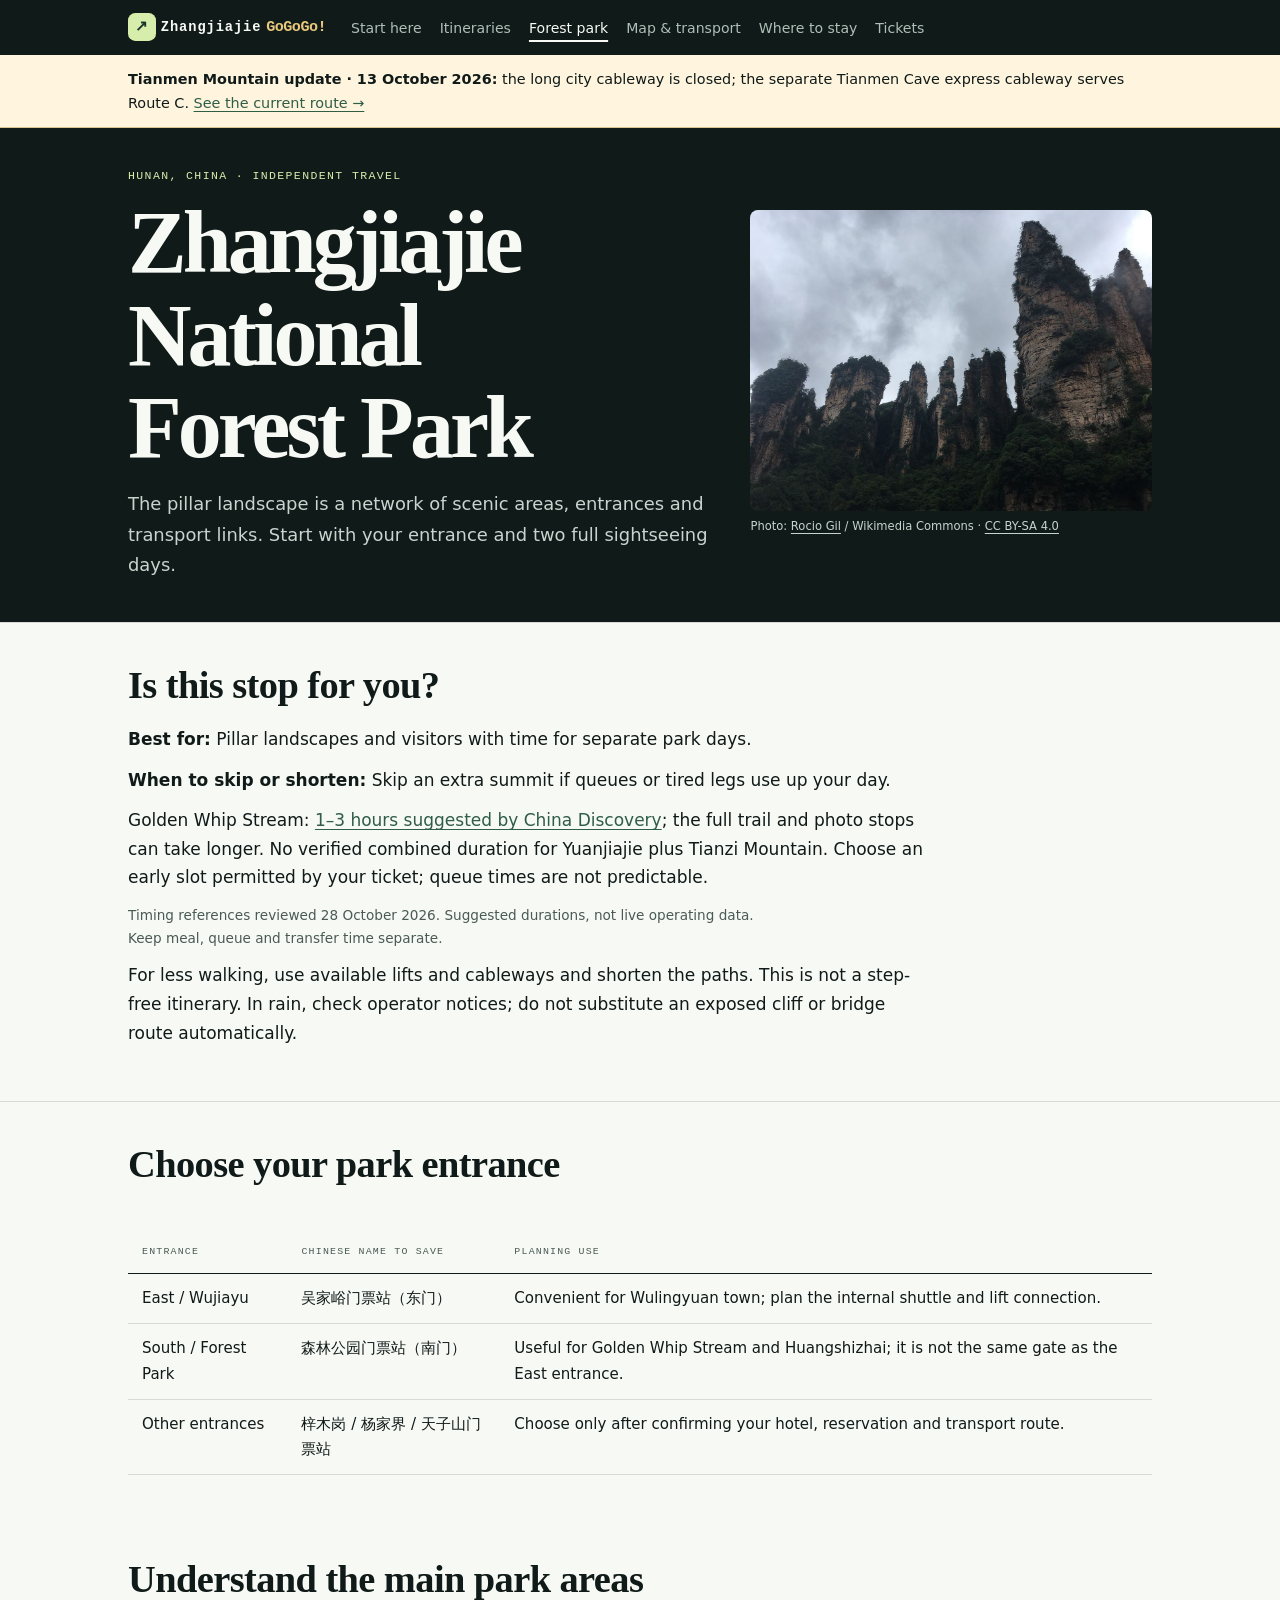
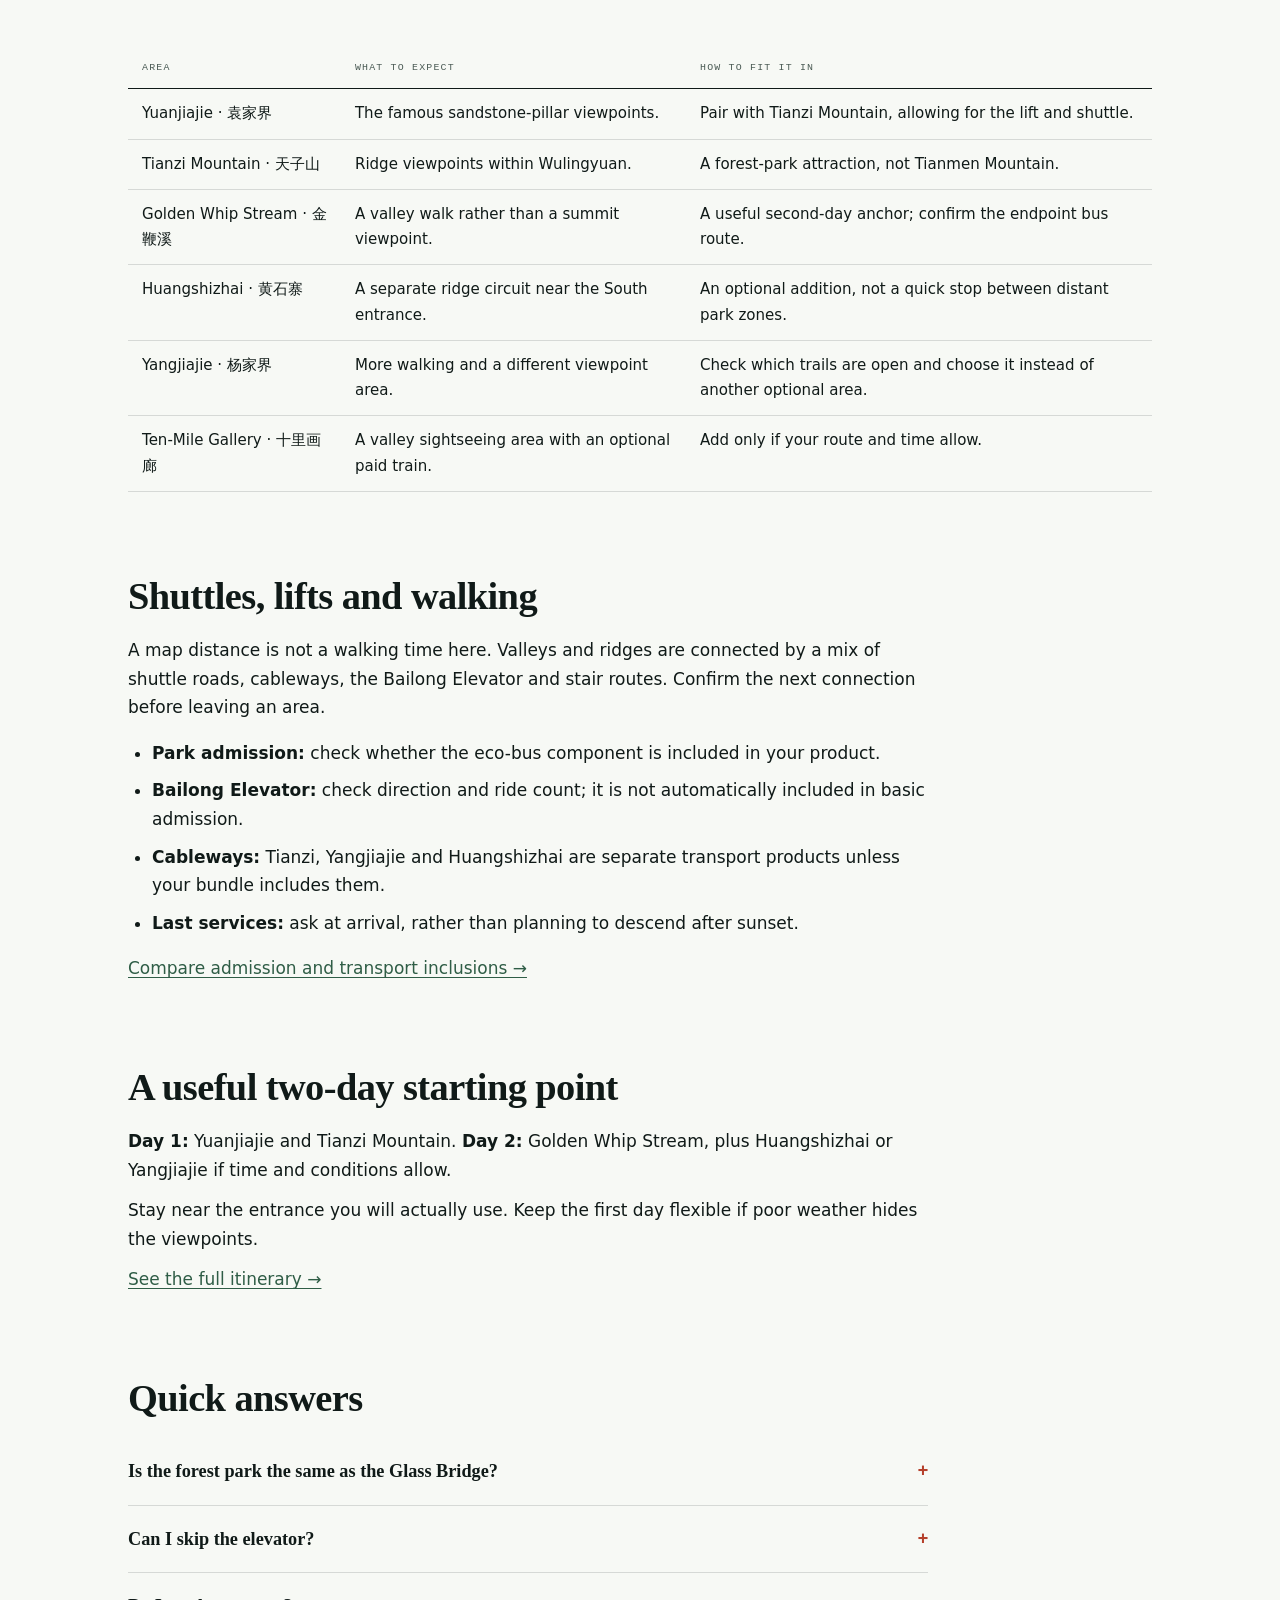
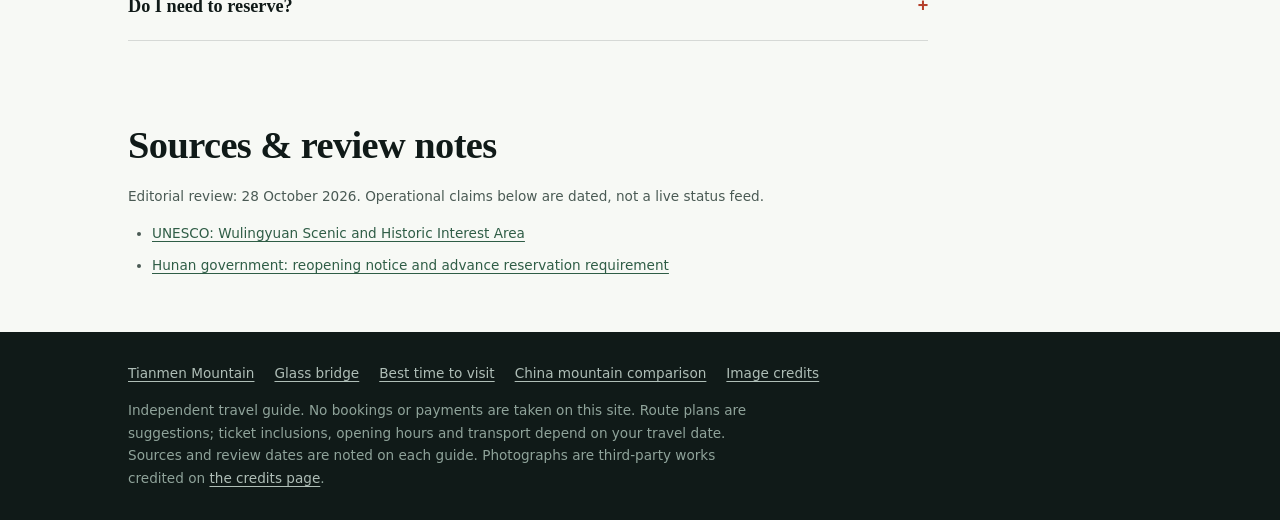
<file: zhangjiajie-national-forest-park.html>
<!DOCTYPE html>
<html lang="en"><head><meta charset="utf-8"><meta name="viewport" content="width=device-width,initial-scale=1"><title>Zhangjiajie National Forest Park: Entrances &amp; Routes</title><meta name="description" content="Choose a Zhangjiajie National Forest Park entrance, understand Yuanjiajie and Tianzi Mountain, and plan shuttles, cableways and a two-day visit."><!-- HOST_META --><link rel="icon" href="favicon.svg" type="image/svg+xml"><meta property="og:type" content="website"><meta property="og:title" content="Zhangjiajie National Forest Park: Entrances &amp; Routes"><meta property="og:description" content="Choose a Zhangjiajie National Forest Park entrance, understand Yuanjiajie and Tianzi Mountain, and plan shuttles, cableways and a two-day visit."><meta property="og:image" content="img/og-zhangjiajie.jpg"><link rel="stylesheet" href="assets/site.css"><script defer src="assets/site.js"></script><script type="application/ld+json">{"@context": "https://schema.org", "@type": "WebPage", "name": "Zhangjiajie National Forest Park: Entrances & Routes", "description": "Choose a Zhangjiajie National Forest Park entrance, understand Yuanjiajie and Tianzi Mountain, and plan shuttles, cableways and a two-day visit.", "inLanguage": "en"}</script></head><body><a class="skip" href="#main">Skip to content</a><nav class="nav" aria-label="Main navigation"><div class="nav-in"><a class="brand" href="index.html">Zhangjiajie <span>GoGoGo!</span></a><ul><li><a href="index.html">Start here</a></li><li><a href="zhangjiajie-itinerary.html">Itineraries</a></li><li><a href="#main" aria-current="page">Forest park</a></li><li><a href="zhangjiajie-map-transport.html">Map & transport</a></li><li><a href="where-to-stay-in-zhangjiajie.html">Where to stay</a></li><li><a href="zhangjiajie-tickets-prices.html">Tickets</a></li></ul></div></nav><aside class="alert"><p><strong>Tianmen Mountain update · 13 October 2026:</strong> the long city cableway is closed; the separate Tianmen Cave express cableway serves Route C. <a href="tianmen-mountain.html">See the current route →</a></p></aside><header class="hero"><div class="hero-inner home-hero"><div><span class="mono eyebrow">Hunan, China · Independent travel</span><h1>Zhangjiajie National Forest Park</h1><p>The pillar landscape is a network of scenic areas, entrances and transport links. Start with your entrance and two full sightseeing days.</p></div><figure class="photo"><img fetchpriority="high" src="img/split-avatar-pillars.jpg" width="1200" height="900" alt="Quartz-sandstone pillars rising above the Yuanjiajie cliff railway"><figcaption>Photo: <a href="https://commons.wikimedia.org/wiki/File:Stunning_rock_formations_in_Bailong_(%E7%99%BD%E9%BE%99%EF%BC%89Yuanjiajie_%EF%BC%88%E8%A2%81%E5%AE%B6%E7%95%8C%EF%BC%89scenic_area.jpg">Rocio Gil</a> / Wikimedia Commons &middot; <a href="https://creativecommons.org/licenses/by-sa/4.0/">CC BY-SA 4.0</a></figcaption></figure></div></header><main id="main"><section class="tint"><div class="wrap content"><h2>Is this stop for you?</h2><p><strong>Best for:</strong> Pillar landscapes and visitors with time for separate park days.</p><p><strong>When to skip or shorten:</strong> Skip an extra summit if queues or tired legs use up your day.</p><p>Golden Whip Stream: <a href="https://www.chinadiscovery.com/hunan/zhangjiajie/golden-whip-stream.html">1–3 hours suggested by China Discovery</a>; the full trail and photo stops can take longer. No verified combined duration for Yuanjiajie plus Tianzi Mountain. Choose an early slot permitted by your ticket; queue times are not predictable.</p><p class="source">Timing references reviewed 28 October 2026. Suggested durations, not live operating data. Keep meal, queue and transfer time separate.</p><p>For less walking, use available lifts and cableways and shorten the paths. This is not a step-free itinerary. In rain, check operator notices; do not substitute an exposed cliff or bridge route automatically.</p></div></section><section id="entrances"><div class="wrap content"><h2>Choose your park entrance</h2><div class="scroll-x"><table><thead><tr><th scope="col">Entrance</th><th scope="col">Chinese name to save</th><th scope="col">Planning use</th></tr></thead><tbody><tr><td>East / Wujiayu</td><td>吴家峪门票站（东门）</td><td>Convenient for Wulingyuan town; plan the internal shuttle and lift connection.</td></tr><tr><td>South / Forest Park</td><td>森林公园门票站（南门）</td><td>Useful for Golden Whip Stream and Huangshizhai; it is not the same gate as the East entrance.</td></tr><tr><td>Other entrances</td><td>梓木岗 / 杨家界 / 天子山门票站</td><td>Choose only after confirming your hotel, reservation and transport route.</td></tr></tbody></table></div></div></section><section id="areas"><div class="wrap content"><h2>Understand the main park areas</h2><div class="scroll-x"><table><thead><tr><th scope="col">Area</th><th scope="col">What to expect</th><th scope="col">How to fit it in</th></tr></thead><tbody><tr><td>Yuanjiajie · 袁家界</td><td>The famous sandstone-pillar viewpoints.</td><td>Pair with Tianzi Mountain, allowing for the lift and shuttle.</td></tr><tr><td>Tianzi Mountain · 天子山</td><td>Ridge viewpoints within Wulingyuan.</td><td>A forest-park attraction, not Tianmen Mountain.</td></tr><tr><td>Golden Whip Stream · 金鞭溪</td><td>A valley walk rather than a summit viewpoint.</td><td>A useful second-day anchor; confirm the endpoint bus route.</td></tr><tr><td>Huangshizhai · 黄石寨</td><td>A separate ridge circuit near the South entrance.</td><td>An optional addition, not a quick stop between distant park zones.</td></tr><tr><td>Yangjiajie · 杨家界</td><td>More walking and a different viewpoint area.</td><td>Check which trails are open and choose it instead of another optional area.</td></tr><tr><td>Ten-Mile Gallery · 十里画廊</td><td>A valley sightseeing area with an optional paid train.</td><td>Add only if your route and time allow.</td></tr></tbody></table></div></div></section><section id="transport"><div class="wrap content"><h2>Shuttles, lifts and walking</h2><p>A map distance is not a walking time here. Valleys and ridges are connected by a mix of shuttle roads, cableways, the Bailong Elevator and stair routes. Confirm the next connection before leaving an area.</p><ul><li><strong>Park admission:</strong> check whether the eco-bus component is included in your product.</li><li><strong>Bailong Elevator:</strong> check direction and ride count; it is not automatically included in basic admission.</li><li><strong>Cableways:</strong> Tianzi, Yangjiajie and Huangshizhai are separate transport products unless your bundle includes them.</li><li><strong>Last services:</strong> ask at arrival, rather than planning to descend after sunset.</li></ul><a href="zhangjiajie-tickets-prices.html">Compare admission and transport inclusions →</a></div></section><section id="route"><div class="wrap content"><h2>A useful two-day starting point</h2><p><strong>Day 1:</strong> Yuanjiajie and Tianzi Mountain. <strong>Day 2:</strong> Golden Whip Stream, plus Huangshizhai or Yangjiajie if time and conditions allow.</p><p>Stay near the entrance you will actually use. Keep the first day flexible if poor weather hides the viewpoints.</p><a href="zhangjiajie-itinerary.html">See the full itinerary →</a></div></section><section id="faq"><div class="wrap content"><h2>Quick answers</h2><details><summary>Is the forest park the same as the Glass Bridge?</summary><p>No. The Grand Canyon Glass Bridge is in a separate scenic area with its own admission.</p></details><details><summary>Can I skip the elevator?</summary><p>You can choose a different park route. Ask staff which cableway, shuttle or walking alternatives are operating; they are not necessarily quicker or cheaper.</p></details><details><summary>Do I need to reserve?</summary><p>Advance reservations are recommended. Confirm the travel date, entrance, passport details and return-entry conditions for your ticket.</p></details></div></section><section id="sources"><div class="wrap content"><h2>Sources & review notes</h2><p class="source">Editorial review: 28 October 2026. Operational claims below are dated, not a live status feed.</p><ul class="source"><li><a href="https://whc.unesco.org/en/list/640/">UNESCO: Wulingyuan Scenic and Historic Interest Area</a></li><li><a href="https://enghunan.gov.cn/hneng/Tourism/WhatGoingon/202506/t20250623_33717855.html">Hunan government: reopening notice and advance reservation requirement</a></li></ul></div></section></main><footer><div class="wrap"><nav aria-label="More guides"><a href="tianmen-mountain.html">Tianmen Mountain</a><a href="zhangjiajie-glass-bridge.html">Glass bridge</a><a href="best-time-to-visit-zhangjiajie.html">Best time to visit</a><a href="chinese-mountains.html">China mountain comparison</a><a href="credits.html">Image credits</a></nav><p>Independent travel guide. No bookings or payments are taken on this site. Route plans are suggestions; ticket inclusions, opening hours and transport depend on your travel date. Sources and review dates are noted on each guide. Photographs are third-party works credited on <a href="credits.html">the credits page</a>.</p></div></footer></body></html>
</file>
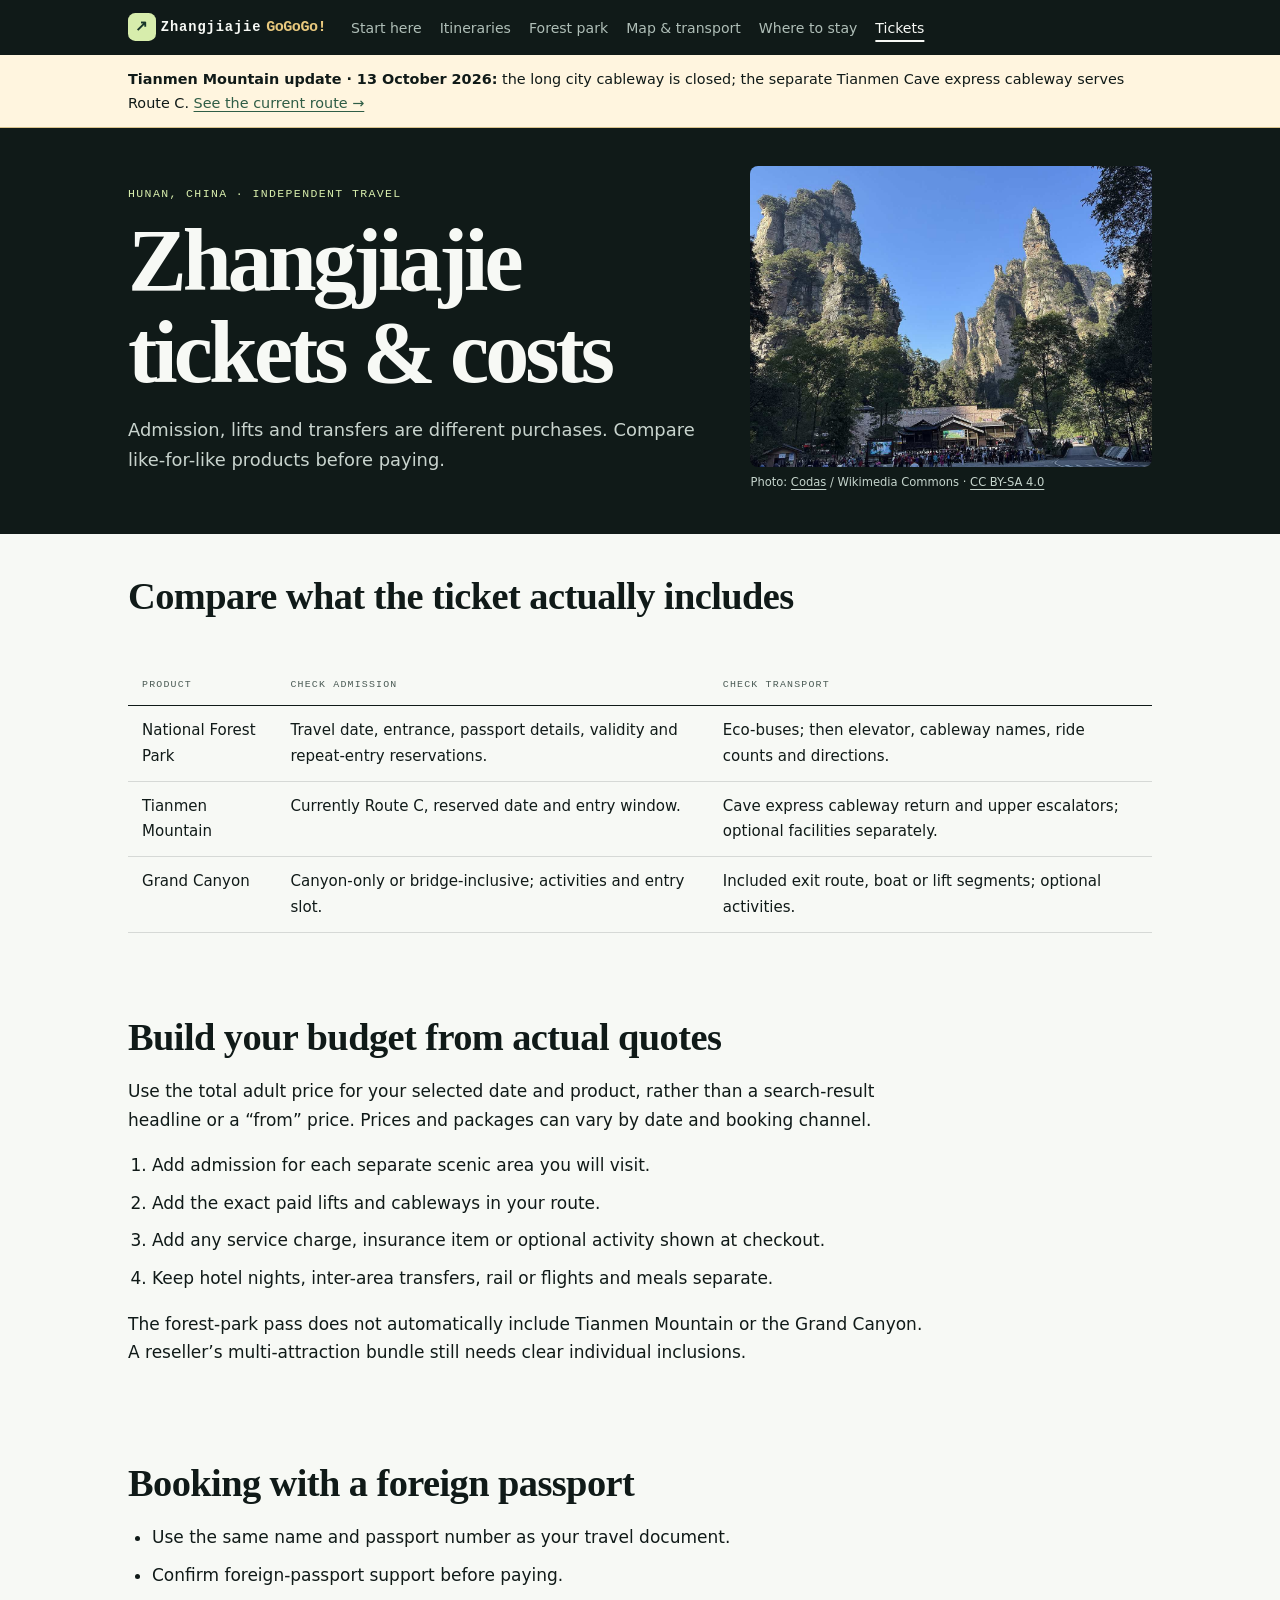
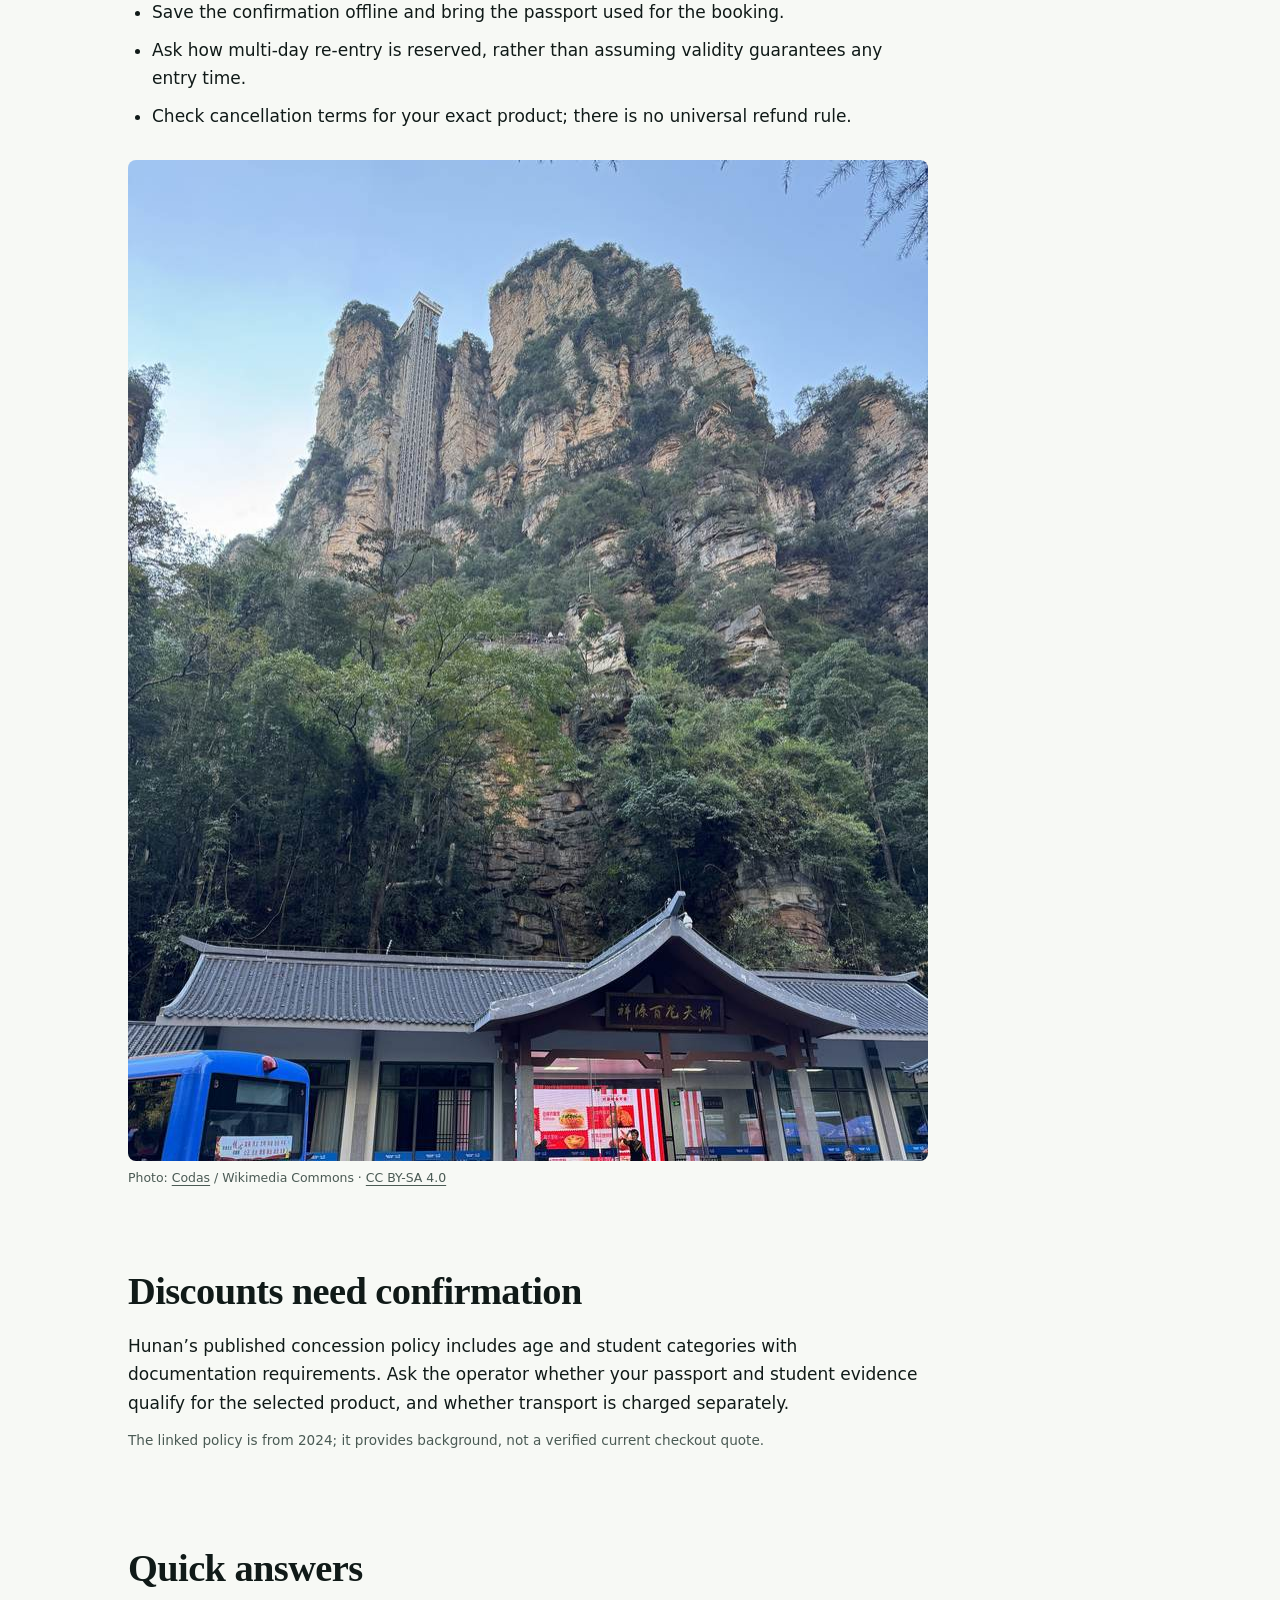
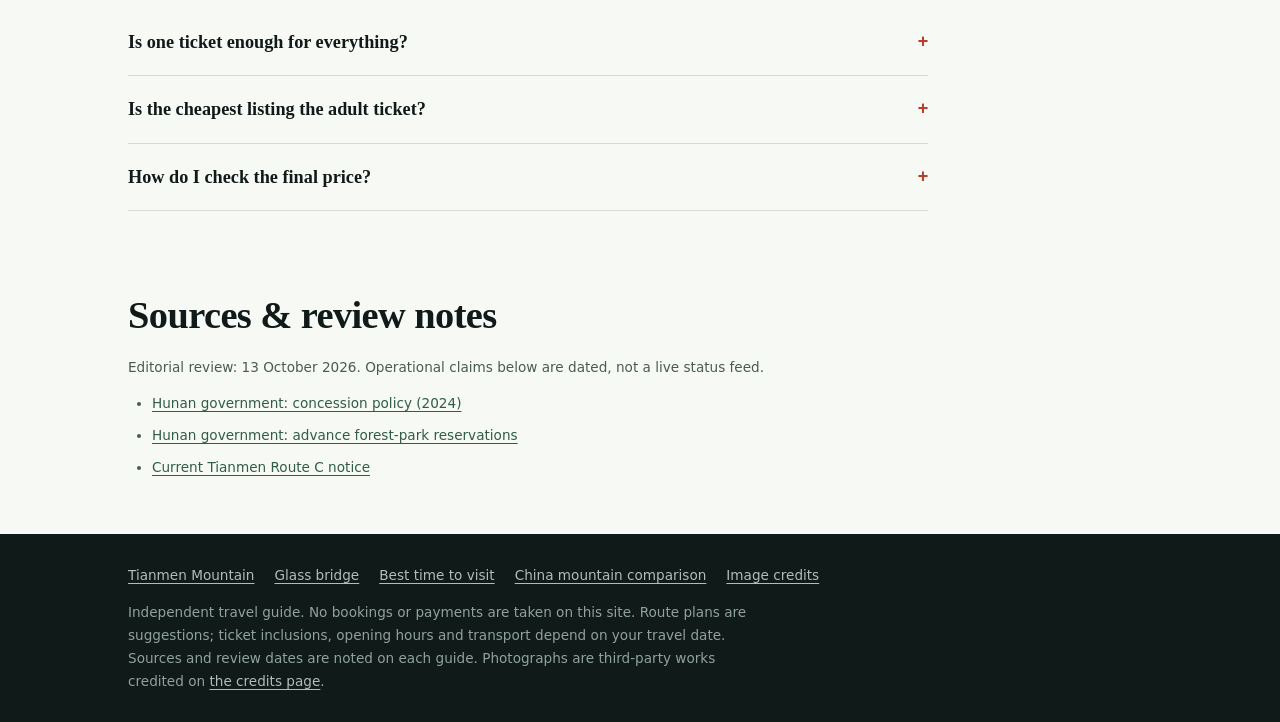
<file: zhangjiajie-tickets-prices.html>
<!DOCTYPE html>
<html lang="en"><head><meta charset="utf-8"><meta name="viewport" content="width=device-width,initial-scale=1"><title>Zhangjiajie Tickets: Admission, Transport &amp; Booking Checklist</title><meta name="description" content="Compare Zhangjiajie forest park, Tianmen Mountain and Grand Canyon ticket inclusions, passport booking requirements and optional transport costs."><!-- HOST_META --><link rel="icon" href="favicon.svg" type="image/svg+xml"><meta property="og:type" content="website"><meta property="og:title" content="Zhangjiajie Tickets: Admission, Transport &amp; Booking Checklist"><meta property="og:description" content="Compare Zhangjiajie forest park, Tianmen Mountain and Grand Canyon ticket inclusions, passport booking requirements and optional transport costs."><meta property="og:image" content="img/og-zhangjiajie.jpg"><link rel="stylesheet" href="assets/site.css"><script defer src="assets/site.js"></script><script type="application/ld+json">{"@context": "https://schema.org", "@type": "WebPage", "name": "Zhangjiajie Tickets: Admission, Transport & Booking Checklist", "description": "Compare Zhangjiajie forest park, Tianmen Mountain and Grand Canyon ticket inclusions, passport booking requirements and optional transport costs.", "inLanguage": "en"}</script></head><body><a class="skip" href="#main">Skip to content</a><nav class="nav" aria-label="Main navigation"><div class="nav-in"><a class="brand" href="index.html">Zhangjiajie <span>GoGoGo!</span></a><ul><li><a href="index.html">Start here</a></li><li><a href="zhangjiajie-itinerary.html">Itineraries</a></li><li><a href="zhangjiajie-national-forest-park.html">Forest park</a></li><li><a href="zhangjiajie-map-transport.html">Map & transport</a></li><li><a href="where-to-stay-in-zhangjiajie.html">Where to stay</a></li><li><a href="#main" aria-current="page">Tickets</a></li></ul></div></nav><aside class="alert"><p><strong>Tianmen Mountain update · 13 October 2026:</strong> the long city cableway is closed; the separate Tianmen Cave express cableway serves Route C. <a href="tianmen-mountain.html">See the current route →</a></p></aside><header class="hero"><div class="hero-inner home-hero"><div><span class="mono eyebrow">Hunan, China · Independent travel</span><h1>Zhangjiajie tickets & costs</h1><p>Admission, lifts and transfers are different purchases. Compare like-for-like products before paying.</p></div><figure class="photo"><img fetchpriority="high" src="img/hero-tickets.jpg" width="1600" height="1000" alt="The Bailong Elevator area cut into the Yuanjiajie cliff"><figcaption>Photo: <a href="https://commons.wikimedia.org/wiki/File:Bailong_Elevator_area_02.jpg">Codas</a> / Wikimedia Commons &middot; <a href="https://creativecommons.org/licenses/by-sa/4.0/">CC BY-SA 4.0</a></figcaption></figure></div></header><main id="main"><section id="compare"><div class="wrap content"><div id="ticket-plan" class="trip-connection" hidden><span class="mono kicker">Your trip · booking decisions</span><h2 id="ticket-trip-title">Your route checklist</h2><p>Tickets below are requirements to verify, not live inventory, quotes or booking links. Confirm official operator notices and checkout inclusions for your date.</p><ul id="ticket-trip-items"></ul><p class="trip-connection-actions"><a id="ticket-map-link" href="zhangjiajie-map-transport.html#places">Map & Chinese entry names →</a><a id="ticket-plan-back" href="zhangjiajie-itinerary.html#planner">Back to itinerary →</a></p></div><h2>Compare what the ticket actually includes</h2><div class="scroll-x"><table><thead><tr><th scope="col">Product</th><th scope="col">Check admission</th><th scope="col">Check transport</th></tr></thead><tbody><tr><td>National Forest Park</td><td>Travel date, entrance, passport details, validity and repeat-entry reservations.</td><td>Eco-buses; then elevator, cableway names, ride counts and directions.</td></tr><tr><td>Tianmen Mountain</td><td>Currently Route C, reserved date and entry window.</td><td>Cave express cableway return and upper escalators; optional facilities separately.</td></tr><tr><td>Grand Canyon</td><td>Canyon-only or bridge-inclusive; activities and entry slot.</td><td>Included exit route, boat or lift segments; optional activities.</td></tr></tbody></table></div></div></section><section id="budget"><div class="wrap content"><h2>Build your budget from actual quotes</h2><p>Use the total adult price for your selected date and product, rather than a search-result headline or a “from” price. Prices and packages can vary by date and booking channel.</p><ol><li>Add admission for each separate scenic area you will visit.</li><li>Add the exact paid lifts and cableways in your route.</li><li>Add any service charge, insurance item or optional activity shown at checkout.</li><li>Keep hotel nights, inter-area transfers, rail or flights and meals separate.</li></ol><p>The forest-park pass does not automatically include Tianmen Mountain or the Grand Canyon. A reseller’s multi-attraction bundle still needs clear individual inclusions.</p></div></section><section id="passport"><div class="wrap content"><h2>Booking with a foreign passport</h2><ul><li>Use the same name and passport number as your travel document.</li><li>Confirm foreign-passport support before paying.</li><li>Save the confirmation offline and bring the passport used for the booking.</li><li>Ask how multi-day re-entry is reserved, rather than assuming validity guarantees any entry time.</li><li>Check cancellation terms for your exact product; there is no universal refund rule.</li></ul><figure class="plate"><img src="img/card-tickets.jpg" width="800" height="1000" alt="The Bailong Elevator shaft against the cliff face" loading="lazy" decoding="async"><figcaption>Photo: <a href="https://commons.wikimedia.org/wiki/File:Bailong_Elevator_01.jpg">Codas</a> / Wikimedia Commons &middot; <a href="https://creativecommons.org/licenses/by-sa/4.0/">CC BY-SA 4.0</a></figcaption></figure></div></section><section id="discounts"><div class="wrap content"><h2>Discounts need confirmation</h2><p>Hunan’s published concession policy includes age and student categories with documentation requirements. Ask the operator whether your passport and student evidence qualify for the selected product, and whether transport is charged separately.</p><p class="source">The linked policy is from 2024; it provides background, not a verified current checkout quote.</p></div></section><section id="faq"><div class="wrap content"><h2>Quick answers</h2><details><summary>Is one ticket enough for everything?</summary><p>No. The forest park, Tianmen Mountain and Grand Canyon are separate scenic areas.</p></details><details><summary>Is the cheapest listing the adult ticket?</summary><p>Not necessarily. Check whether it is a supplement, child price, activity-only ticket or admission without transport.</p></details><details><summary>How do I check the final price?</summary><p>Select your date, adult traveller category and required transport. Compare the final payable total and cancellation terms before confirming.</p></details></div></section><section id="sources"><div class="wrap content"><h2>Sources & review notes</h2><p class="source">Editorial review: 13 October 2026. Operational claims below are dated, not a live status feed.</p><ul class="source"><li><a href="https://www.enghunan.gov.cn/hneng/Tourism/WhatGoingon/202404/t20240425_33285051.html">Hunan government: concession policy (2024)</a></li><li><a href="https://enghunan.gov.cn/hneng/Tourism/WhatGoingon/202506/t20250623_33717855.html">Hunan government: advance forest-park reservations</a></li><li><a href="https://hunan.ifeng.com/c/8xA4w8tD1DR">Current Tianmen Route C notice</a></li></ul></div></section></main><footer><div class="wrap"><nav aria-label="More guides"><a href="tianmen-mountain.html">Tianmen Mountain</a><a href="zhangjiajie-glass-bridge.html">Glass bridge</a><a href="best-time-to-visit-zhangjiajie.html">Best time to visit</a><a href="chinese-mountains.html">China mountain comparison</a><a href="credits.html">Image credits</a></nav><p>Independent travel guide. No bookings or payments are taken on this site. Route plans are suggestions; ticket inclusions, opening hours and transport depend on your travel date. Sources and review dates are noted on each guide. Photographs are third-party works credited on <a href="credits.html">the credits page</a>.</p></div></footer></body></html>
</file>
<file: assets/site.css>
/* ============================================================
   Zhangjiajie GoGoGo — shared design system
   Palette: wet sandstone, valley mist, pine, Tujia brocade red
   Type: Bodoni Moda (display) / Karla (body) / IBM Plex Mono (data)
   ============================================================ */

:root{
  --ink:#101A18;
  --stone:#4A5A54;
  --mist:#E4EAE5;
  --paper:#F7F9F5;
  --pine:#2F5D46;
  --brocade:#B5402B;
  --brass:#9C7C2E;
  /* brass clears AA on ink (4.51) but not on paper (3.72); light-background label
     text uses this darkened variant */
  --brass-deep:#886C28;
  --rule:rgba(16,26,24,.14);
  --measure:74ch;
}

*{box-sizing:border-box}
html{scroll-behavior:smooth}
body{margin:0;background:var(--mist);color:var(--ink);
  font-family:"Karla",system-ui,sans-serif;font-size:17px;line-height:1.68;
  -webkit-font-smoothing:antialiased}
h1,h2,h3{font-family:"Bodoni Moda",Georgia,serif;font-weight:600;line-height:1.05;margin:0}
a{color:var(--pine);text-underline-offset:3px}
a:focus-visible,summary:focus-visible,button:focus-visible{outline:2px solid var(--brocade);outline-offset:3px;border-radius:2px}
img{max-width:100%;height:auto}
.wrap{max-width:1080px;margin:0 auto;padding:0 28px}
.mono{font-family:"IBM Plex Mono",monospace;font-size:.72rem;letter-spacing:.14em;text-transform:uppercase}
.skip{position:absolute;left:-9999px}
.skip:focus{left:12px;top:12px;background:var(--paper);padding:10px 16px;z-index:99}

/* ---------- site nav ---------- */
.nav{background:var(--ink);color:var(--paper);position:relative;z-index:5}
.nav-in{max-width:1080px;margin:0 auto;padding:16px 28px;display:flex;flex-wrap:wrap;
  align-items:baseline;gap:10px 30px}
.brand{font-family:"IBM Plex Mono",monospace;font-size:.72rem;letter-spacing:.2em;
  text-transform:uppercase;color:var(--paper);text-decoration:none;flex:none}
.brand span{color:var(--brass)}
.nav ul{list-style:none;display:flex;flex-wrap:wrap;gap:8px 22px;margin:0;padding:0}
.nav a:not(.brand){color:#AFBEB7;text-decoration:none;font-size:.88rem}
.nav a:not(.brand):hover,.nav a[aria-current="page"]{color:var(--paper);text-decoration:underline}

/* ---------- hero ---------- */
.hero{position:relative;background:var(--ink);color:var(--paper);overflow:hidden;isolation:isolate}
.hero svg{position:absolute;inset:auto 0 0 0;width:100%;height:64%;display:block;z-index:0}
.hero-inner{position:relative;z-index:2;padding:80px 28px 220px;max-width:1080px;margin:0 auto}
.hero.compact .hero-inner{padding:62px 28px 150px}
.eyebrow{color:var(--brass);display:block;margin-bottom:24px}
.hero h1{font-size:clamp(2.6rem,9vw,7.4rem);font-weight:400;letter-spacing:-.02em;font-style:italic}
.hero h1 em{font-style:normal;display:block;font-weight:900;letter-spacing:-.035em}
.hero.compact h1{font-size:clamp(2.2rem,6vw,4.4rem);font-style:normal;font-weight:600;letter-spacing:-.02em}
.hero p{max-width:48ch;margin:30px 0 0;font-size:1.12rem;color:#C9D4CE;font-weight:300}
.hero-figs{display:flex;flex-wrap:wrap;gap:34px;margin-top:42px}
.hero-figs div{border-top:1px solid rgba(255,255,255,.28);padding-top:9px}
.hero-figs b{display:block;font-family:"IBM Plex Mono",monospace;font-size:1.4rem;font-weight:500;letter-spacing:-.02em}
.hero-figs span{color:#93A69E}
@keyframes rise{from{transform:translateY(46px);opacity:0}to{transform:translateY(0);opacity:1}}
.pk{animation:rise 1.5s cubic-bezier(.16,.9,.3,1) both}
.pk:nth-of-type(2){animation-delay:.1s}
.pk:nth-of-type(3){animation-delay:.2s}
@media (prefers-reduced-motion:reduce){.pk{animation:none}html{scroll-behavior:auto}}

/* ---------- generic blocks ---------- */
section{padding:74px 0}
.lede{font-size:1.2rem;font-weight:300;max-width:var(--measure)}
.lede strong{font-weight:500}
h2{font-size:clamp(1.9rem,4.2vw,3rem);letter-spacing:-.015em;margin-bottom:20px}
h3{font-size:1.44rem;letter-spacing:-.01em;margin-bottom:8px}
p{max-width:var(--measure)}
.kicker{color:var(--brocade);display:block;margin-bottom:14px}
.tint{background:var(--paper);border-top:1px solid var(--rule);border-bottom:1px solid var(--rule)}
.stack > * + *{margin-top:1.05em}
.stack h3{margin-top:2em}

.crumb{font-family:"IBM Plex Mono",monospace;font-size:.68rem;letter-spacing:.12em;
  text-transform:uppercase;color:#93A69E;margin-bottom:20px}
.crumb a{color:#93A69E}

/* zone / card grid */
.zones{display:grid;grid-template-columns:repeat(auto-fit,minmax(238px,1fr));gap:1px;
  background:var(--rule);margin-top:36px;border:1px solid var(--rule)}
.zone{background:var(--paper);padding:26px}
.zone .mono{color:var(--brass-deep);display:block;margin-bottom:10px}
.zone h3{font-size:1.26rem}
.zone p{font-size:.94rem;margin:0;color:#3B4A45}
.zone a{font-size:.88rem;display:inline-block;margin-top:10px}

/* the vertical index (signature component) */
.item{display:grid;grid-template-columns:112px 1fr;gap:36px;padding:42px 0;
  border-top:1px solid var(--rule);align-items:start}
.item:first-of-type{border-top:2px solid var(--ink)}
.gauge{position:sticky;top:26px;text-align:right}
.gauge b{display:block;font-family:"IBM Plex Mono",monospace;font-size:1.24rem;font-weight:500;letter-spacing:-.03em}
.gauge span{display:block;font-family:"IBM Plex Mono",monospace;font-size:.6rem;letter-spacing:.11em;
  text-transform:uppercase;color:var(--stone);margin-top:3px}
.bar{margin-left:auto;margin-top:12px;width:3px;background:var(--pine);border-radius:2px}
.bar.flat{background:var(--brocade);height:3px;width:52px}
.item h3 .n{font-family:"IBM Plex Mono",monospace;font-size:.7rem;letter-spacing:.14em;
  color:var(--brocade);display:block;margin-bottom:10px}
.item p{margin:.7em 0}

/* fact strip */
.facts{list-style:none;padding:0;margin:20px 0 0;display:grid;
  grid-template-columns:repeat(auto-fit,minmax(178px,1fr));gap:12px 26px;max-width:var(--measure)}
.facts li{font-size:.9rem;border-left:2px solid var(--rule);padding-left:12px;line-height:1.45}
.facts strong{display:block;font-family:"IBM Plex Mono",monospace;font-size:.6rem;letter-spacing:.11em;
  text-transform:uppercase;color:var(--stone);font-weight:500}

/* callout */
.note{background:#FDF6E9;border-left:3px solid var(--brass);padding:16px 20px;margin:22px 0 0;
  max-width:var(--measure);font-size:.94rem}
.note b{font-family:"IBM Plex Mono",monospace;font-size:.66rem;letter-spacing:.13em;text-transform:uppercase;
  display:block;margin-bottom:5px;color:var(--brass)}
.note.warn{background:#FBEEEB;border-left-color:var(--brocade)}
.note.warn b{color:var(--brocade)}

/* dark section */
.dark{background:var(--ink);color:var(--paper)}
.dark h2,.dark h3{color:var(--paper)}
.dark .kicker{color:var(--brass)}
.dark p,.dark li{color:#BDC9C3}
.dark a{color:#E4EAE5}
.plan-grid{display:grid;grid-template-columns:repeat(auto-fit,minmax(258px,1fr));gap:30px;margin-top:38px}
.plan{border-top:1px solid rgba(255,255,255,.3);padding-top:18px}
.plan h3{font-size:1.3rem;margin-bottom:14px}
.plan ol{margin:0;padding-left:1.15em;font-size:.94rem}
.plan ol li{margin-bottom:9px}

/* day-by-day timeline */
.day{display:grid;grid-template-columns:96px 1fr;gap:30px;padding:34px 0;border-top:1px solid var(--rule)}
.day:first-of-type{border-top:2px solid var(--ink)}
.day .when{font-family:"IBM Plex Mono",monospace;font-size:.68rem;letter-spacing:.12em;
  text-transform:uppercase;color:var(--brocade);position:sticky;top:26px}
.day .when b{display:block;font-size:1.6rem;letter-spacing:-.02em;color:var(--ink);margin-bottom:4px}
.slots{list-style:none;margin:16px 0 0;padding:0}
.slots li{display:grid;grid-template-columns:88px 1fr;gap:16px;padding:9px 0;
  border-top:1px dotted var(--rule);font-size:.95rem;max-width:var(--measure)}
.slots li span:first-child{font-family:"IBM Plex Mono",monospace;font-size:.76rem;color:var(--stone);padding-top:3px}

/* tables */
table{width:100%;border-collapse:collapse;margin-top:28px;font-size:.94rem}
caption{text-align:left;font-size:.86rem;color:var(--stone);margin-bottom:14px;max-width:var(--measure)}
th,td{text-align:left;padding:12px 14px;border-bottom:1px solid var(--rule);vertical-align:top}
thead th{font-family:"IBM Plex Mono",monospace;font-size:.62rem;letter-spacing:.12em;text-transform:uppercase;
  color:var(--stone);font-weight:500;border-bottom:1px solid var(--ink)}
td.num{font-family:"IBM Plex Mono",monospace;white-space:nowrap}
.scroll-x{overflow-x:auto;-webkit-overflow-scrolling:touch}
tr.good td:first-child{box-shadow:inset 3px 0 0 var(--pine)}
tr.avoid td:first-child{box-shadow:inset 3px 0 0 var(--brocade)}

/* faq */
details{border-bottom:1px solid var(--rule);padding:18px 0;max-width:var(--measure)}
summary{cursor:pointer;font-family:"Bodoni Moda",serif;font-size:1.14rem;font-weight:600;
  list-style:none;display:flex;justify-content:space-between;gap:18px}
summary::-webkit-details-marker{display:none}
summary::after{content:"+";font-family:"IBM Plex Mono",monospace;color:var(--brocade);flex:none}
details[open] summary::after{content:"–"}
details p{margin:14px 0 0;font-size:.97rem}

/* related links */
.related{display:grid;grid-template-columns:repeat(auto-fit,minmax(230px,1fr));gap:1px;
  background:rgba(255,255,255,.2);margin-top:34px;border:1px solid rgba(255,255,255,.2)}
.related a{background:var(--ink);padding:22px;text-decoration:none;display:block}
.related a:hover{background:#182623}
.related .mono{color:var(--brass);display:block;margin-bottom:8px}
.related strong{font-family:"Bodoni Moda",serif;font-size:1.14rem;color:var(--paper);
  display:block;line-height:1.2;font-weight:600}

footer{background:var(--ink);color:#8FA39A;padding:42px 0;font-size:.85rem}
footer p{max-width:var(--measure)}
footer a{color:#AFBEB7}

@media (max-width:660px){
  body{font-size:16px}
  .hero-inner{padding:56px 24px 160px}
  .hero.compact .hero-inner{padding:44px 24px 110px}
  .item,.day{grid-template-columns:1fr;gap:14px}
  .gauge,.day .when{position:static;text-align:left;display:flex;align-items:baseline;gap:10px}
  .gauge b{font-size:1.05rem}
  .gauge span{margin:0}
  .day .when b{font-size:1.2rem;margin:0}
  .bar{display:none}
  .slots li{grid-template-columns:1fr;gap:2px}
  section{padding:52px 0}
}


/* Practical guide layout. Content is visible without JavaScript. */
body{background:var(--paper)}section{padding:42px 0}h2{font-size:clamp(1.7rem,3vw,2.5rem)}
.hero-inner,.hero.compact .hero-inner{padding:38px 28px 42px}.hero h1,.hero.compact h1{font-size:clamp(2.3rem,5vw,4.2rem);font-style:normal;line-height:1.12;font-weight:600}.hero p{margin-top:15px;font-weight:400;max-width:65ch}.eyebrow{margin-bottom:12px;color:#d2b768}.nav-in{padding:13px 28px;gap:10px 25px}.nav ul{gap:8px 18px}
.home-hero{display:grid;grid-template-columns:1.25fr .85fr;gap:32px;align-items:center}.home-hero figure{margin:0}.home-hero img{width:100%;aspect-ratio:4/3;object-fit:cover;border-radius:8px;display:block}.home-hero figcaption{font-size:.72rem;color:#c5d4cc;margin-top:6px}.home-hero figcaption a{color:inherit}.quick{display:flex;flex-wrap:wrap;gap:10px;margin-top:22px}.quick a{padding:9px 14px;border:1px solid #768c80;border-radius:5px;color:white;text-decoration:none;font-size:.9rem}.quick a:first-child{background:#e4eae5;color:var(--ink);border-color:#e4eae5}
.alert{border-bottom:1px solid #d9c38d;background:#fff5df;padding:12px 28px;font-size:.9rem}.alert p{margin:0 auto;max-width:1024px}.grid{display:grid;grid-template-columns:repeat(3,minmax(0,1fr));gap:16px}.card{border:1px solid var(--rule);padding:22px;border-radius:7px;background:white}.card p{font-size:.95rem}.card h3{font-size:1.4rem;line-height:1.2}.card .mono{color:var(--stone);display:block;margin-bottom:9px}.card a{display:inline-block;margin-top:8px}.toc{display:flex;flex-wrap:wrap;gap:10px 22px;margin:0 0 24px}.toc a{font-size:.9rem}.content ul,.content ol{max-width:74ch;padding-left:24px}.content li{margin-bottom:9px}.content p{margin:12px 0}.content h3{margin-top:26px}.source{font-size:.85rem;color:var(--stone)}.source a{overflow-wrap:anywhere}.planner{background:white;border:1px solid var(--rule);border-radius:8px;padding:24px}.planner label{font-size:.9rem;display:block;margin-bottom:6px}.fields{display:flex;flex-wrap:wrap;gap:16px;margin:18px 0}.fields>div{flex:1;min-width:180px}select,button{font:inherit;padding:9px 12px;border:1px solid #7c8d84;border-radius:5px;background:white;color:var(--ink)}select{width:100%}button{cursor:pointer;background:var(--pine);color:white}.result{border-top:1px solid var(--rule);padding-top:12px}.result li{font-size:.95rem}.copy-status{font-size:.85rem;margin-left:12px}footer{padding:30px 0}footer nav{display:flex;flex-wrap:wrap;gap:10px 20px}footer p{font-size:.85rem;margin:14px 0 0}.places td button{font-size:.8rem;padding:6px 9px}.map-links{display:flex;gap:12px;flex-wrap:wrap}.tip{padding:16px 20px;border-left:3px solid var(--pine);background:#e8eee8;margin:24px 0}.rv{opacity:1;transform:none}
@media(max-width:760px){.home-hero{grid-template-columns:1fr}.home-hero figure{display:none}.grid{grid-template-columns:1fr}.wrap{padding:0 20px}.hero-inner,.hero.compact .hero-inner{padding:30px 20px}.nav-in{padding:13px 20px}.nav ul{gap:6px 14px}.alert{padding:12px 20px}section{padding:30px 0}.planner{padding:18px}.quick a{padding:8px 10px}th,td{padding:10px}.day{gap:10px}}
@media print{.nav,.quick,.alert,button,footer,.home-hero figure{display:none}.hero{background:white;color:black}.hero p{color:black}.hero-inner{padding:15px 0}section{padding:18px 0}.card,.planner{break-inside:avoid}a{color:black}.wrap{max-width:none;padding:0}}

/* ============================================================
   PHOTOGRAPHY LAYER — added 15 Oct 2026, on top of the
   practical layout above.

   Photos are real <img> elements, not CSS backgrounds: they carry
   alt text, they can lazy-load, and the <figcaption> beside each
   one is where its Wikimedia Commons author and licence sit.
   The full record is on credits.html.
   ============================================================ */

/* a photograph inside a light section */
.plate{margin:30px 0 0;max-width:var(--measure)}
.plate img{display:block;width:100%;height:auto;border-radius:8px;background:var(--mist)}
.plate figcaption{font-size:.78rem;line-height:1.5;color:var(--stone);margin-top:8px}
.plate figcaption a{color:var(--stone)}

/* thumbnail bled to the edges of a .card */
.card>.photo{margin:-22px -22px 18px}
.card>.photo img{width:100%;aspect-ratio:4/5;object-fit:cover;display:block;border-radius:0}
.card>.photo figcaption{font-size:.7rem;color:var(--stone);padding:8px 22px 0;margin:0}
.card>.photo figcaption a{color:var(--stone)}

/* statement band — the pull-quote chinese-mountains.html already uses */
.statement{padding:78px 0;background:var(--ink);color:var(--paper);position:relative;overflow:hidden}
.statement .wrap{position:relative;z-index:3}
.statement p{font-family:"Bodoni Moda",Georgia,serif;font-style:italic;font-weight:400;
  font-size:clamp(1.7rem,4.4vw,3.2rem);line-height:1.08;letter-spacing:-.02em;
  max-width:22ch;margin:0;color:var(--paper)}
.statement p em{font-style:normal;font-weight:900;color:var(--brass)}
.statement cite{display:block;margin-top:24px;font-family:"IBM Plex Mono",monospace;
  font-size:.66rem;letter-spacing:.16em;text-transform:uppercase;color:#93A69E;font-style:normal}
/* grain keeps a flat dark band reading as printed rather than as a div */
.grain{position:absolute;inset:0;z-index:2;pointer-events:none;opacity:.14;
  background-image:url("data:image/svg+xml,%3Csvg xmlns='http://www.w3.org/2000/svg' width='140' height='140'%3E%3Cfilter id='n'%3E%3CfeTurbulence type='fractalNoise' baseFrequency='.85' numOctaves='3'/%3E%3C/filter%3E%3Crect width='140' height='140' filter='url(%23n)' opacity='.5'/%3E%3C/svg%3E")}

/* editorial split: photograph one side, the argument the other */
.split{display:grid;grid-template-columns:1fr 1fr;gap:0;align-items:stretch;padding:0}
.split>.photo{position:relative;min-height:340px;overflow:hidden;margin:0}
.split>.photo img{position:absolute;inset:0;width:100%;height:100%;object-fit:cover;border-radius:0}
.split>.photo figcaption{position:absolute;inset:auto 0 0 0;z-index:2;margin:0;
  padding:26px 18px 12px;font-size:.7rem;color:#C5D4CC;
  background:linear-gradient(transparent,rgba(11,18,17,.55) 45%,rgba(11,18,17,.94))}
.split>.photo figcaption a{color:inherit}
.split.flip>.photo{order:2}
.split .say{padding:44px 40px;background:var(--paper);display:flex;flex-direction:column;justify-content:center}
.split .say .mono{color:var(--brocade);display:block;margin-bottom:12px}
.split .say h3{font-size:clamp(1.5rem,2.6vw,2.1rem);margin-bottom:12px}
.split .say p{font-size:1rem;max-width:46ch}
.split .say a{margin-top:16px;font-family:"IBM Plex Mono",monospace;
  font-size:.7rem;letter-spacing:.13em;text-transform:uppercase}

/* dark-section text that sits on --ink, not on paper */
.dark caption,.dark thead th{color:#93A69E}
.dark thead th{border-bottom-color:rgba(255,255,255,.42)}
.dark th,.dark td{border-bottom-color:rgba(255,255,255,.15)}
.dark .facts strong,.dark .gauge span{color:#93A69E}

/* labels on light backgrounds: --brass only reaches 3.7:1 there */
.note b{color:var(--brass-deep)}
.note.warn b{color:var(--brocade)}

/* On phones, keep the brand above a contained, horizontally scrollable
   guide list. Both rows must still fit when the reader enlarges text. */
@media (max-width:720px){
  .nav-in{flex-wrap:wrap;padding:12px 20px;gap:14px}
  .brand{font-size:.62rem;letter-spacing:.14em;max-width:100%;overflow-wrap:anywhere}
  .nav ul{flex-wrap:nowrap;overflow-x:auto;scrollbar-width:none;
    -webkit-overflow-scrolling:touch;flex:1 1 100%;min-width:0;max-width:100%;margin-left:0;
    mask-image:linear-gradient(90deg,transparent 0,#000 14px,#000 calc(100% - 18px),transparent)}
  .nav ul::-webkit-scrollbar{display:none}
  .nav a:not(.brand){font-size:.8rem;white-space:nowrap}
}

/* the hero photograph used to vanish on phones — show it as a band instead */
@media (max-width:760px){
  .home-hero{grid-template-columns:1fr;gap:22px}
  .home-hero figure{display:block;order:-1}
  .home-hero img{aspect-ratio:16/9}
  .split{grid-template-columns:1fr}
  .split.flip>.photo{order:0}
  .split>.photo{min-height:260px}
  .split .say{padding:32px 22px}
}

/* the six at a glance: one thumb per mountain, in the same elevation
   order as the index it sits above */
.rail{display:grid;grid-template-columns:repeat(6,minmax(0,1fr));gap:14px;margin:28px 0 4px}
.rail figure{margin:0}
.rail img{display:block;width:100%;aspect-ratio:1/1;object-fit:cover;border-radius:6px;background:var(--mist)}
.rail figcaption{font-size:.7rem;line-height:1.45;color:var(--stone);margin-top:7px}
.rail figcaption b{display:block;font-family:"IBM Plex Mono",monospace;font-size:.64rem;
  letter-spacing:.1em;text-transform:uppercase;font-weight:500;color:var(--ink);margin-bottom:2px}
.rail figcaption a{color:var(--stone)}
.rail figcaption i{display:block;font-style:normal;color:var(--brass-deep)}

/* the reveal-delay hooks some pages carry; the site ships without scroll
   reveals, so these are declared rather than left undefined */
.rv-d1,.rv-d2{opacity:1;transform:none}
@media (max-width:900px){.rail{grid-template-columns:repeat(3,minmax(0,1fr));gap:16px}}
@media (max-width:520px){.rail{grid-template-columns:repeat(2,minmax(0,1fr))}}

/* credits table: the file name is the data, its use is the footnote */
td .use{display:block;font-size:.78rem;color:var(--stone);margin-top:4px;max-width:38ch}
code{font-family:"IBM Plex Mono",monospace;font-size:.86em}

/* .facts inside a 1fr grid track: auto-fit resolves against the track it is
   given, so on a phone the three 178px columns widened the track instead of
   collapsing. min-width:0 lets the track shrink; one column below 660px. */
.item>div,.split>div{min-width:0}
@media (max-width:660px){.facts{grid-template-columns:1fr;gap:10px}}

/* Field tools: original schematic and daily plan. */
.area-map{display:block;width:100%;max-width:480px;height:auto;margin:24px auto;background:var(--paper);border:1px solid var(--rule)}
.area-map a:focus text,.area-map a:hover text{text-decoration:underline}
.plan-days{padding-left:24px}.plan-days>li{padding:16px 0;border-bottom:1px solid var(--rule)}
.plan-days h3{font-size:1.25rem}.plan-days dl{display:grid;grid-template-columns:110px minmax(0,1fr);gap:7px 14px;margin:15px 0}
.plan-days dt{font-weight:700}.plan-days dd{margin:0}.plan-actions{display:flex;flex-wrap:wrap;gap:10px}
.fields{display:grid;grid-template-columns:repeat(auto-fit,minmax(min(100%,14rem),1fr))}.fields>div{min-width:0}select{max-width:100%}select:focus-visible{outline:2px solid var(--brocade);outline-offset:3px}
.places td:last-child a{display:inline-block;margin:4px 10px 4px 0}.places td{scroll-margin-top:16px}
@media(max-width:480px){.plan-days dl{grid-template-columns:1fr;gap:3px}.plan-days dd{margin-bottom:9px}.fields{grid-template-columns:1fr}}
@media print{
 @page{size:A4;margin:12mm}
 body{background:white;color:#101A18;font-size:9pt;line-height:1.25}
 body.planner-page>*:not(main),body.planner-page main>section:not(#planner),.fields,.plan-actions,#copy-status,#planner .kicker,#planner noscript,#planner .route-link{display:none!important}
 #planner{padding:0;background:white;border:0}#planner .wrap,#planner .planner{padding:0;max-width:none;border:0;background:white;box-shadow:none}
 #planner h2{font-size:20pt;margin-bottom:8px}.plan-days{padding-left:16px}.plan-days>li{padding:8px 0;break-inside:avoid}.plan-days h3{font-size:12pt}
 .plan-days dl{grid-template-columns:75px 1fr;gap:3px 8px;margin:8px 0}.plan-days dd{margin:0}.source{font-size:8pt!important}a{color:#101A18}
}

.map-preview .area-map{max-width:330px}

/* Progressive controls: the static plan and Chinese names remain without JS. */
html:not(.enhanced) .fields,html:not(.enhanced) .plan-actions,html:not(.enhanced) [data-copy]{display:none}
.plan-summary{font-weight:700}.plan-link{overflow-wrap:anywhere;font-size:.8rem}
#extra-note{font-size:.85rem;margin-top:-8px}
@media(max-width:480px){.fields{grid-template-columns:1fr}.fields select,.plan-actions button,.places td button{min-height:44px}.plan-actions button{flex:1 1 100%}}
@media print{.plan-link{font-size:8pt}#extra-note{display:none}body:not(.planner-page) section{break-inside:auto}}

/* Destination lookup is optional; the complete table is the no-JS fallback. */
.visually-hidden{position:absolute;width:1px;height:1px;padding:0;margin:-1px;overflow:hidden;clip-path:inset(50%);white-space:nowrap;border:0}
.place-tools{margin:24px 0}.place-tools[hidden],#place-empty[hidden]{display:none}
.place-tools label{display:block;font-weight:700;margin-bottom:8px}
.place-search-row{display:flex;flex-wrap:wrap;gap:10px}.place-search-row input{flex:1 1 240px;min-width:0;min-height:44px;font:inherit;padding:10px 12px;border:1px solid #7c8d84;border-radius:5px;background:white;color:var(--ink)}
.place-search-row input:focus-visible{outline:2px solid var(--brocade);outline-offset:3px}
.place-search-row button,.places td:last-child a,.places td button{min-height:44px}
.places td:last-child a{padding:8px 4px}.places tr:target{outline:2px solid var(--pine);outline-offset:-2px;background:var(--paper)}
.places tr[hidden]{display:none}
@media screen and (max-width:600px){
 .places .scroll-x{overflow:visible}.places table,.places tbody{display:block;width:100%}
 .places thead{position:absolute;width:1px;height:1px;overflow:hidden;clip-path:inset(50%)}
 .places tbody tr{display:block;border:1px solid var(--rule);border-radius:8px;margin:16px 0;padding:16px;background:white;scroll-margin-top:16px}
 .places td{display:block;border:0;padding:5px 0;overflow-wrap:anywhere}
 .places td:first-child{font-family:Georgia,serif;font-size:1.25rem;font-weight:700}
 .places td:nth-child(2){font-size:1.1rem}.places td:nth-child(3){font-size:.9rem;color:var(--stone)}
 .places td:last-child{display:flex;flex-wrap:wrap;gap:8px;margin-top:8px}
 .places td:last-child a{display:flex;align-items:center;border:1px solid var(--rule);border-radius:5px;padding:8px 10px;margin:0}
 .places td:last-child a:first-child{background:var(--pine);color:white;border-color:var(--pine)}
 .places td:last-child button{padding:8px 10px}.places tbody tr[hidden]{display:none}
}
@media print{.place-tools,#place-empty{display:none!important}.places tr[hidden]{display:table-row!important}.places tr:target{outline:none}}

.day-links{display:flex;flex-wrap:wrap;gap:10px 16px;margin-bottom:0}
.day-links a{display:inline-flex;align-items:center;min-height:44px}
@media print{.day-links,#return-plan{display:none!important}}

.places tr:focus-visible{outline:2px solid var(--pine);outline-offset:-2px}

/* A blocked clipboard still leaves a selectable, keyboard-accessible copy. */
.place-copy-status{align-self:center;font-size:.85rem;color:var(--pine)}
.copy-fallback{width:min(38rem,calc(100vw - 32px));max-height:calc(100dvh - 32px);overflow:auto;border:1px solid var(--stone);border-radius:8px;padding:24px;background:var(--paper);color:var(--ink)}
.copy-fallback::backdrop{background:rgba(16,26,24,.55)}
.copy-fallback h2{font-size:1.6rem;margin-bottom:12px}.copy-fallback label{display:block;font-weight:700;margin:12px 0 6px}
.copy-fallback textarea{display:block;width:100%;max-height:45dvh;resize:vertical;font:inherit;line-height:1.5;padding:12px;background:white;color:var(--ink);border:1px solid var(--stone);border-radius:5px}
.copy-fallback textarea:focus-visible{outline:2px solid var(--pine);outline-offset:2px}.copy-fallback button{min-height:44px;margin-top:16px}
@media print{.copy-fallback,.place-copy-status{display:none!important}}

/* Reflow long titles, names and words at enlarged text sizes. */
h1,h2,h3,p,figcaption,summary,.content li{overflow-wrap:anywhere}


/* GoGoGo visual identity — restrained accent, accessible controls */
.brand{display:inline-flex;align-items:center;gap:.35em;letter-spacing:.065em;font-size:.86rem;font-weight:700;text-transform:none}
.brand span{color:#E8C87D;letter-spacing:-.035em;font-size:1.1em;font-weight:800}
.brand::before{content:"↗";display:inline-grid;place-items:center;width:1.85em;height:1.85em;border-radius:.48em;background:#D7EDAC;color:#18362B;font-size:1.1em;line-height:1;flex:none}
.nav-in{align-items:center;row-gap:12px}
.nav a:not(.brand)[aria-current="page"]{text-decoration-thickness:2px;text-underline-offset:7px}
.home-hero .eyebrow{color:#D7EDAC;letter-spacing:.12em}
.home-hero h1{font-style:normal;font-size:clamp(2.75rem,7vw,5.5rem);font-weight:600;letter-spacing:-.045em;line-height:1.05;text-wrap:balance}
.home-hero p strong{display:block;color:#F2E2B0;font-weight:700;font-size:1.12em;margin-bottom:8px}
.home-hero .quick a:first-child{background:#D7EDAC!important;border-color:#D7EDAC!important;color:#18362B!important;font-weight:800}
.home-hero .quick a:first-child:hover{background:#ECF8D7!important;border-color:#ECF8D7!important}
.home-hero .quick a:focus-visible{outline:3px solid #F2E2B0;outline-offset:4px}
@media(max-width:600px){.brand{font-size:.79rem}.brand span{font-size:1.05em}.home-hero h1{font-size:clamp(2.5rem,10vw,3.6rem)}}
@media print{.brand::before{background:none;border:1px solid currentColor}}

/* Quick orientation: help first-time visitors choose the correct attraction */
.choose-first{background:#EAF0E9;padding:44px 0 48px}
.choose-heading h2{font-size:clamp(1.65rem,3.8vw,2.6rem);margin:0 0 8px;line-height:1.15}
.choose-heading .kicker{margin-bottom:10px}
.choose-heading p{color:var(--stone);margin:0 0 20px;font-size:.98rem}
.choose-grid{display:grid;grid-template-columns:repeat(3,minmax(0,1fr));gap:12px}
.choose-tile{display:flex;flex-direction:column;align-items:flex-start;min-width:0;gap:4px;padding:22px 20px;background:var(--paper);border:1px solid #C9D6CD;border-radius:12px;color:var(--ink);text-decoration:none;box-shadow:0 2px 0 rgba(16,26,24,.04);transition:transform .2s ease,border-color .2s ease}
.choose-tile:hover{transform:translateY(-3px);border-color:var(--pine)}
.choose-tile:focus-visible{outline:3px solid var(--pine);outline-offset:3px}
.choose-index{font:600 .65rem/1.5 "IBM Plex Mono",monospace;letter-spacing:.04em;text-transform:uppercase;color:#496452}
.choose-tile strong{font-family:"Bodoni Moda",Georgia,serif;font-size:clamp(1.3rem,2.3vw,1.75rem);line-height:1.15;margin:9px 0 2px}
.choose-tile>span:nth-last-child(2){font-size:.88rem;color:var(--stone)}
.choose-link{margin-top:auto;padding-top:18px;font-size:.82rem;font-weight:700;color:var(--pine)}
.choose-foot{margin:17px 0 0;font-size:.9rem;color:var(--stone)}
.choose-foot a{font-weight:700}
@media(max-width:700px){.choose-first{padding:30px 0}.choose-grid{grid-template-columns:1fr;gap:9px}.choose-tile{padding:17px 18px}.choose-tile strong{margin:4px 0 0}.choose-link{padding-top:8px}}
@media(prefers-reduced-motion:reduce){.choose-tile{transition:none}.choose-tile:hover{transform:none}}

/* Photo-first destination selector: existing locally hosted, credited images */
.choose-grid .choose-tile{display:flex;flex-direction:column;overflow:hidden;padding:0;gap:0}
.choose-tile .photo{width:100%;margin:0;position:relative;overflow:hidden;background:#CFD9D0}
.choose-tile .photo img{display:block;width:100%;height:auto;aspect-ratio:16/10;object-fit:cover}
.choose-tile .photo figcaption{font-size:.61rem;line-height:1.3;padding:5px 10px;max-width:none}
.choose-body{display:flex;flex-direction:column;align-items:flex-start;flex:1;width:100%;padding:17px 19px 20px}
.choose-body h3{font-size:clamp(1.35rem,2.2vw,1.7rem);line-height:1.15;margin:7px 0 6px}
.choose-body p{margin:0;font-size:.9rem;color:var(--stone);line-height:1.45}
.choose-body .choose-link{display:inline-flex;align-items:center;margin-top:auto;padding-top:16px;min-height:44px;font-size:.88rem}
.choose-tile:hover .choose-body .choose-link{text-decoration:underline}
@media(max-width:700px){
 .choose-grid .choose-tile{display:grid;grid-template-columns:minmax(120px,40%) minmax(0,1fr);align-items:stretch}
 .choose-tile .photo{height:100%;min-height:150px}
 .choose-tile .photo img{height:100%;aspect-ratio:auto}
 .choose-tile .photo figcaption{position:absolute;bottom:0;left:0;right:0;background:rgba(16,26,24,.85);color:white}
 .choose-tile .photo figcaption a{color:#F4E8C5}
 .choose-body{padding:14px 15px}
 .choose-body h3{font-size:1.35rem}
 .choose-body .choose-link{padding-top:10px}
}
@media(max-width:390px){.choose-grid .choose-tile{grid-template-columns:minmax(105px,37%) minmax(0,1fr)}.choose-index{font-size:.58rem}.choose-body h3{font-size:1.2rem}}

/* Planner V2 — route-first editorial UI, 2026-10-30 */
.planner-steps{display:flex;flex-wrap:wrap;gap:10px;margin:0 0 25px}
.planner-steps span{display:inline-flex;align-items:center;gap:9px;background:#e6eee7;border:1px solid #d1ddd3;border-radius:100px;padding:7px 13px;font-size:.8rem;line-height:1.3;color:#243e32}
.planner-steps b{font-family:"IBM Plex Mono",monospace;font-size:.72rem;color:#2f5d46}
.planner-intro{font-size:.9rem;color:var(--stone);margin:20px 0 9px}
.plan-days{list-style:none;counter-reset:none;padding-left:0;display:grid;grid-template-columns:repeat(auto-fit,minmax(min(100%,260px),1fr));gap:16px;align-items:stretch}
.plan-days .plan-card{margin:0;background:#fff;border:1px solid #cdd9d0;border-radius:14px;padding:23px;box-shadow:0 10px 30px rgba(16,26,24,.045);min-width:0}
.plan-card-tag{display:inline-block;color:#2f5d46;font:600 .71rem "IBM Plex Mono",monospace;letter-spacing:.12em;margin-bottom:12px}
.plan-days .plan-card h3{font-size:clamp(1.3rem,2.5vw,1.7rem);line-height:1.14;margin:0 0 22px}
.plan-days .plan-card dl{display:grid;grid-template-columns:1fr;gap:2px;margin:0}
.plan-days .plan-card dt{margin-top:12px;text-transform:uppercase;font:600 .67rem "IBM Plex Mono",monospace;letter-spacing:.07em;color:#4a5a54}
.plan-days .plan-card dd{margin:0;font-size:.92rem;line-height:1.48;overflow-wrap:anywhere}
.plan-days .plan-card .day-links{display:flex;gap:12px;flex-wrap:wrap;margin:22px 0 0;padding-top:14px;border-top:1px solid #dde5df;font-size:.85rem}
.booking-checklist{padding:24px!important;margin:28px 0 20px;background:#eaf0e9;border:1px solid #cbdacb;border-radius:14px}
.booking-checklist h3{font-size:1.65rem;margin:0 0 8px}
.booking-checklist p{font-size:.9rem;margin:0 0 12px}
.booking-checklist ul{padding:0;list-style:none;display:grid;gap:10px;margin:16px 0}
.booking-checklist li{position:relative;padding-left:27px;font-size:.91rem;line-height:1.45}
.booking-checklist li::before{content:"✓";position:absolute;left:0;top:0;color:#2f5d46;font-weight:800}
.booking-guide{display:inline-block;font-weight:700;font-size:.9rem;margin-top:7px}
@media(max-width:580px){.planner-steps{gap:6px}.planner-steps span{font-size:.7rem;padding:6px 9px}.plan-days{grid-template-columns:1fr}.booking-checklist{padding:18px!important}}
@media print{.planner-steps,.booking-checklist{display:none!important}.plan-days{display:block}.plan-days .plan-card{box-shadow:none;padding:8px 0;border:0;break-inside:avoid}}

/* Stage 2 · route → map → tickets connections. No guessed coordinates. */
.trip-connection{margin:0 0 32px;padding:26px;background:#ecf1ec;border:1px solid #cbdacc;border-radius:16px}
.trip-connection[hidden]{display:none!important}
.trip-connection h2{font-size:clamp(1.55rem,3vw,2.1rem);margin:0 0 9px}
.trip-connection p{font-size:.93rem;margin:8px 0 13px}
.trip-connection ol,.trip-connection ul{padding-left:23px;margin:13px 0}
.trip-connection li{padding:7px 0;line-height:1.45}
.map-trip-stop a{font-weight:700}
.map-trip-stop span{display:block;color:#4a5a54;font-size:.9rem}
.trip-connection-actions{display:flex;flex-wrap:wrap;gap:9px 22px}
.trip-connection-actions a{font-weight:700}
#place-table tr.selected-place td:first-child{border-left:4px solid #2f5d46;font-weight:700}
@media(max-width:550px){.trip-connection{padding:18px}.trip-connection-actions{display:grid;gap:8px}}

/* Stage 3: consistent task navigation, keyboard access and responsive typography */
.decision-nav{max-width:1080px;margin:24px auto 0;padding:18px 28px;display:flex;flex-wrap:wrap;gap:10px;align-items:center}
.decision-nav-title{width:100%;margin:0 0 2px;color:var(--stone);font:600 .77rem "IBM Plex Mono",monospace;letter-spacing:.04em}
.decision-nav a{display:inline-flex;align-items:center;justify-content:space-between;gap:10px;border:1px solid #bacbbf;background:#fff;padding:10px 14px;border-radius:8px;min-height:44px;font-weight:700;text-decoration:none;font-size:.86rem;line-height:1.35}
.decision-nav a:hover{border-color:var(--pine);text-decoration:underline}
.decision-nav a:focus-visible,.fields select:focus-visible,.trip-connection a:focus-visible{outline:3px solid #a77434;outline-offset:3px}
.planner-page .plan-days .plan-card{border-radius:12px}
.plan-days .plan-card .day-links a,.booking-guide{display:inline-flex;align-items:center;min-height:44px}
#place-table tr:target{outline:3px solid #295746;outline-offset:-3px;background:#eef4eb}
@media(max-width:640px){
 .decision-nav{padding:16px 20px;margin-top:8px;display:grid;grid-template-columns:1fr;gap:8px}
 .decision-nav a{width:100%}
 .nav-in{align-items:flex-start}
 .nav ul{gap:8px 14px}
 .nav a:not(.brand){display:inline-flex;align-items:center;min-height:40px}
 .planner-steps{margin-bottom:16px}
 .plan-days .plan-card{padding:18px}
 .trip-connection{overflow-wrap:anywhere}
}
@media(prefers-reduced-motion:reduce){.decision-nav a{transition:none}}
@media print{.decision-nav{display:none!important}}

/* Accessible 320px / 200% type reflow; maintain real content, no clipped text. */
@media(max-width:400px){
 .wrap,.content,.planner,.planner-page .wrap{min-width:0;max-width:100%}
 .wrap li,.wrap dd,.content li,.planner li{overflow-wrap:anywhere;min-width:0}
 .wrap ul,.wrap ol,.content ul,.content ol{max-width:100%;min-width:0}
 .wrap .scroll-x,.content .scroll-x{max-width:100%;overflow-x:auto}
}
</file>
<file: assets/editorial-home.css>
/* Taste-inspired editorial direction — homepage only.
   Principles: scenery as hero, restrained pine/ivory palette, typography over decoration.
   Existing semantic HTML, image credits, data and interactive planner remain intact. */
@import url('https://fonts.googleapis.com/css2?family=DM+Sans:wght@400;500;600;700&family=DM+Serif+Display:ital@0;1&display=swap');
body.planner-page{--ink:#172c27;--pine:#295746;--stone:#51635b;--mist:#eaece6;--paper:#f6f3ec;--brocade:#956a40;--brass:#c4a779;--rule:rgba(23,44,39,.12);font-family:"DM Sans",system-ui,sans-serif;background:var(--paper);line-height:1.62}
.planner-page h1,.planner-page h2,.planner-page h3{font-family:"DM Serif Display",Georgia,serif;font-weight:400;letter-spacing:-.025em;line-height:1.13}
.planner-page .wrap{max-width:1200px;padding-inline:clamp(20px,4vw,56px)}
.planner-page section{padding-block:clamp(56px,7vw,104px)}
.planner-page .nav{background:#172c27;border-bottom:1px solid rgba(255,255,255,.12)}
.planner-page .nav-in{max-width:1440px;padding:20px clamp(20px,4vw,56px);gap:16px 38px;justify-content:space-between}
.planner-page .brand{font-family:"DM Sans",sans-serif;font-size:.94rem;letter-spacing:-.035em}
.planner-page .brand::before{background:#c4a779;color:#172c27;border-radius:50%;width:2.05em;height:2.05em}
.planner-page .brand span{color:#e9d4aa}
.planner-page .nav ul{column-gap:24px;row-gap:12px}
.planner-page .nav a:not(.brand){font-size:.82rem;color:#d5dfd8;font-weight:500}
.planner-page .nav a:not(.brand):hover{color:white}
.planner-page .alert{background:#eae6db;border-bottom:1px solid #dbd3c2;color:#3f4c43;padding-block:10px;font-size:.83rem}
.planner-page .alert p{max-width:1300px}
.planner-page .alert a{color:#295746;font-weight:700}
.planner-page .hero{background:#172c27;overflow:hidden}
.planner-page .hero-inner.home-hero{max-width:1440px;display:grid;grid-template-columns:minmax(0,.95fr) minmax(0,1.05fr);gap:clamp(26px,4vw,72px);align-items:center;padding:clamp(54px,6vw,100px) clamp(20px,4vw,56px)}
.planner-page .home-hero>.photo{position:relative;align-self:stretch;min-height:590px;margin:0}
.planner-page .home-hero>.photo img{position:absolute;inset:0;width:100%;height:100%;object-fit:cover;aspect-ratio:auto;border-radius:2px}
.planner-page .home-hero>.photo::after{content:"ZHANGJIAJIE / 29.12° N";position:absolute;top:20px;left:22px;padding:8px 12px;background:rgba(23,44,39,.75);color:#f7f3e9;font:500 .62rem "DM Sans",sans-serif;letter-spacing:.16em;pointer-events:none}
.planner-page .home-hero>.photo figcaption{position:absolute;right:0;bottom:0;padding:8px 11px;background:rgba(23,44,39,.83);font-size:.61rem;max-width:100%;line-height:1.4}
.planner-page .home-hero .eyebrow{font-size:.66rem;letter-spacing:.21em;color:#d8bd8a;margin-bottom:22px}
.planner-page .home-hero h1{font-size:clamp(3.55rem,6.5vw,7rem);font-style:normal;font-weight:400;letter-spacing:-.045em;line-height:.99;text-wrap:balance;max-width:10ch}
.planner-page .home-hero p{font-size:clamp(1rem,1.4vw,1.12rem);color:#cbd9d1;max-width:46ch;line-height:1.75;margin-top:30px}
.planner-page .home-hero p strong{font-family:"DM Serif Display",Georgia,serif;font-size:1.43rem;line-height:1.3;color:#f1e5cf;font-weight:400;margin-bottom:14px}
.planner-page .quick{margin-top:34px;gap:10px}
.planner-page .quick a{border:1px solid rgba(255,255,255,.3);padding:12px 18px;border-radius:2px;font-size:.81rem;font-weight:600;transition:background .2s,border-color .2s,transform .2s}
.planner-page .home-hero .quick a:first-child{background:#c4a779!important;border-color:#c4a779!important;color:#172c27!important}
.planner-page .quick a:hover{background:rgba(255,255,255,.11);transform:translateY(-2px)}
.planner-page .choose-first{background:#f6f3ec}
.planner-page .choose-heading{max-width:740px;margin-bottom:32px}
.planner-page .kicker{color:#8c6949;font-weight:600;letter-spacing:.16em}
.planner-page .choose-heading h2{font-size:clamp(2.15rem,4.4vw,4.15rem);max-width:15ch;margin-bottom:16px}
.planner-page .choose-heading p{font-size:1rem;color:#596b62}
.planner-page .choose-grid{gap:20px}
.planner-page .choose-grid .choose-tile{background:#fffdfa;border:1px solid #e5dfd3;border-radius:3px;box-shadow:none;transition:transform .24s ease,box-shadow .24s ease}
.planner-page .choose-tile:hover{transform:translateY(-5px);border-color:#d1c5b3;box-shadow:0 18px 40px rgba(23,44,39,.11)}
.planner-page .choose-tile .photo img{aspect-ratio:4/3;transition:transform .5s ease}
.planner-page .choose-tile:hover .photo img{transform:scale(1.035)}
.planner-page .choose-body{padding:23px 25px 26px}
.planner-page .choose-index{font-size:.66rem;letter-spacing:.12em;color:#8d7454}
.planner-page .choose-body h3{font-size:clamp(1.55rem,2.2vw,2.15rem);margin:12px 0 6px}
.planner-page .choose-body p{color:#617068}
.planner-page .choose-body .choose-link{font-size:.85rem;padding-top:23px}
.planner-page .choose-foot{margin-top:24px}
.planner-page #planner{background:#e9eee8}
.planner-page #planner .planner{max-width:none;background:#fcfbf7;border:1px solid #dde2d9;border-radius:4px;padding:clamp(24px,4.5vw,64px);box-shadow:0 24px 50px rgba(23,44,39,.05)}
.planner-page #planner h2{font-size:clamp(2.3rem,4.3vw,3.9rem);max-width:20ch}
.planner-page #planner .fields{gap:16px;margin:28px 0}
.planner-page #planner select{background:#fff;border:1px solid #ccd4cc;border-radius:3px;padding:14px 16px;min-height:50px}
.planner-page #planner label{font-weight:700;color:#34463c}
.planner-page #planner button{background:#295746;border-radius:3px;min-height:48px;padding:12px 18px}
.planner-page #planner button:hover{background:#193f30}
.planner-page .plan-days>li{border-color:#dbe1d9}
.planner-page .map-preview{background:#f6f3ec}
.planner-page #areas{background:#e9eee8}
.planner-page #areas .card{padding:0 0 24px;background:#fffdfa;border:1px solid #e0e3da;border-radius:3px;overflow:hidden;box-shadow:none}
.planner-page #areas .card>.photo{margin:0 0 18px}
.planner-page #areas .card>.photo img{aspect-ratio:4/3}
.planner-page #areas .card>.photo figcaption{padding:7px 22px 0}
.planner-page #areas .card>:not(.photo){margin-left:22px;margin-right:22px}
.planner-page #areas .card h3{font-size:1.8rem}
.planner-page #areas .card p{color:#52645b}
.planner-page #essentials table{background:#fffdfa}
.planner-page #essentials td,.planner-page #essentials th{padding:17px 20px}
.planner-page #faq{background:#fffdfa}
.planner-page #faq summary{font-family:"DM Sans",sans-serif;font-size:1rem;font-weight:600}
.planner-page #sources{background:#f6f3ec}
.planner-page footer{background:#172c27;padding:48px 0}
.planner-page h2{font-size:clamp(2.15rem,4vw,3.35rem)}
.planner-page a:focus-visible,.planner-page button:focus-visible,.planner-page select:focus-visible{outline:3px solid #b69055;outline-offset:3px}
@media(max-width:1000px){.planner-page .hero-inner.home-hero{grid-template-columns:1fr 1fr;gap:24px}.planner-page .home-hero>.photo{min-height:480px}.planner-page .home-hero h1{font-size:clamp(3rem,6vw,5.5rem)}}
@media(max-width:760px){.planner-page .nav-in{padding:16px 20px}.planner-page .nav ul{gap:9px 16px}.planner-page .hero-inner.home-hero{grid-template-columns:1fr;padding:46px 20px 28px;gap:32px}.planner-page .home-hero h1{font-size:clamp(3.3rem,11vw,5rem);max-width:12ch}.planner-page .home-hero>.photo{display:block;min-height:0;aspect-ratio:4/3}.planner-page .choose-grid{grid-template-columns:1fr;gap:15px}.planner-page .choose-grid .choose-tile{display:grid;grid-template-columns:40% minmax(0,1fr)}.planner-page .choose-tile .photo{min-height:175px}.planner-page .choose-tile .photo img{height:100%;aspect-ratio:auto}.planner-page .choose-body{padding:18px}.planner-page .choose-body h3{font-size:1.55rem}.planner-page .choose-body .choose-link{padding-top:12px}.planner-page .grid{grid-template-columns:1fr}.planner-page #planner .planner{padding:24px}.planner-page section{padding-block:52px}}
@media(max-width:450px){.planner-page .choose-grid .choose-tile{grid-template-columns:1fr}.planner-page .choose-tile .photo{height:210px}.planner-page .choose-body{padding:18px 20px}.planner-page .home-hero>.photo{aspect-ratio:5/4}.planner-page .quick a{flex:1 1 auto;text-align:center}}
@media(prefers-reduced-motion:reduce){.planner-page .quick a,.planner-page .choose-tile,.planner-page .choose-tile .photo img{transition:none}.planner-page .quick a:hover,.planner-page .choose-tile:hover,.planner-page .choose-tile:hover .photo img{transform:none}}
@media print{.planner-page .home-hero>.photo{display:none!important}.planner-page #planner .planner{box-shadow:none}.planner-page .hero-inner.home-hero{display:block}}

/* GoGoGo brand finale: the name leads; the destination explains. */
.planner-page .nav .brand{display:inline-flex;flex-direction:column;align-items:flex-start;gap:2px;text-transform:none;text-decoration:none;line-height:1}
.planner-page .nav .brand::before{display:none}
.planner-page .brand-wordmark{display:block;font-family:"DM Sans",system-ui,sans-serif;font-size:clamp(1.55rem,2.3vw,2.05rem);font-weight:700;letter-spacing:-.085em;line-height:.93;color:#f6f3ec}
.planner-page .brand-wordmark .brand-bang{color:#d9b879;font-size:1.16em;letter-spacing:-.06em}
.planner-page .brand-place{display:block;margin-top:7px;color:#d1dcd3!important;font-family:"DM Sans",system-ui,sans-serif;font-size:.58rem!important;font-weight:700;letter-spacing:.27em!important;line-height:1.3}
.planner-page .hero-brand{display:flex;align-items:baseline;gap:0;margin-bottom:17px;white-space:nowrap;font-family:"DM Sans",system-ui,sans-serif;font-size:clamp(3.9rem,8.25vw,8.8rem);font-weight:700;line-height:.89;letter-spacing:-.105em;color:#f7f3eb}
.planner-page .hero-brand>span:nth-child(2){color:#d8c39d}
.planner-page .hero-brand>span:nth-child(3){color:#b8d2bc}
.planner-page .hero-brand em{font-style:normal;color:#d8b879;letter-spacing:-.05em}
.planner-page .home-hero .eyebrow{letter-spacing:.2em;font-size:.64rem;margin-bottom:17px;color:#d4b786}
.planner-page .home-hero h1{font-size:clamp(2.2rem,3.3vw,3.35rem);max-width:16ch;letter-spacing:-.03em;line-height:1.08}
.planner-page .home-hero p{margin-top:21px}
.planner-page .home-hero p strong{font-size:1.28rem}
.planner-page .home-hero .quick{margin-top:27px}
.planner-page .nav a.brand:hover .brand-wordmark{color:#fff}
@media(max-width:1100px){
 .planner-page .hero-brand{font-size:clamp(3.5rem,7.5vw,6.8rem)}
}
@media(max-width:760px){
 .planner-page .nav-in{align-items:flex-start}
 .planner-page .brand-wordmark{font-size:1.9rem}
 .planner-page .hero-brand{font-size:clamp(4.4rem,13vw,7.5rem);margin-bottom:22px}
 .planner-page .home-hero h1{font-size:clamp(2.5rem,7.4vw,3.8rem)}
}
@media(max-width:390px){
 .planner-page .hero-brand{font-size:clamp(3.75rem,12vw,4.5rem)}
}
@media print{.planner-page .hero-brand{color:#172c27}.planner-page .brand-wordmark{color:#172c27}}

/* Override the legacy generic .brand span color so the new logo remains legible. */
.planner-page .nav .brand .brand-wordmark{color:#f6f3ec}
.planner-page .nav .brand .brand-wordmark .brand-bang{color:#d9b879}

/* Stage 3: scope the oversized wordmark to the actual home page. */
.planner-page:not(.home-page) .hero-brand{display:none}
.planner-page:not(.home-page) .home-hero h1{font-size:clamp(2.25rem,4.4vw,4.6rem);max-width:19ch}
.planner-page:not(.home-page) .hero-inner.home-hero{padding-block:clamp(48px,5vw,82px)}
.planner-page .decision-nav{max-width:1200px;padding-inline:clamp(20px,4vw,56px)}
.planner-page .decision-nav a{background:#fffdfa;border-color:#d1d9ce;color:#295746}
@media(max-width:760px){.planner-page:not(.home-page) .home-hero>.photo{min-height:300px}}

/* Stage 4 · distinctive green GoGoGo wordmark.
   Bold brand green on deep pine; maintains live text for responsive rendering. */
:root{--gogogo-green:#B8F36B;--gogogo-green-deep:#265C3C}
.planner-page .nav .brand .brand-wordmark,
.planner-page .nav .brand .brand-wordmark .brand-bang{color:var(--gogogo-green)}
.planner-page .brand-place{color:#e2eedc!important}
.planner-page.home-page .hero-brand.hero-brand-green{
  display:flex;gap:0;align-items:baseline;white-space:nowrap;
  width:max-content;max-width:100%;margin:0 0 25px;
  font-family:"DM Sans",system-ui,sans-serif;
  font-weight:700;font-style:normal;font-size:clamp(3.15rem,6.5vw,7rem);
  line-height:.9;letter-spacing:-.105em;color:var(--gogogo-green);
  text-transform:uppercase;
}
.planner-page.home-page .hero-brand.hero-brand-green>span,
.planner-page.home-page .hero-brand.hero-brand-green>span:nth-child(2),
.planner-page.home-page .hero-brand.hero-brand-green>span:nth-child(3),
.planner-page.home-page .hero-brand.hero-brand-green em{color:var(--gogogo-green)}
.planner-page.home-page .hero-brand.hero-brand-green em{font-size:.92em;letter-spacing:-.07em}
.planner-page.home-page .home-hero .quick a:first-child{
  background:var(--gogogo-green)!important;border-color:var(--gogogo-green)!important;
  color:#172c27!important;
}
@media(max-width:760px){
 .planner-page.home-page .hero-brand.hero-brand-green{font-size:clamp(3.2rem,11.5vw,6.1rem);letter-spacing:-.11em}
}
@media(max-width:390px){
 .planner-page.home-page .hero-brand.hero-brand-green{font-size:clamp(2.8rem,11.25vw,4.3rem)}
}
@media print{
 .planner-page.home-page .hero-brand.hero-brand-green,
 .planner-page.home-page .hero-brand.hero-brand-green>span{color:#265C3C!important}
}

/* Enlarged-text reflow: keep wordmark readable rather than forcing page overflow. */
@media(max-width:580px){
 .planner-page.home-page .hero-brand.hero-brand-green{width:100%;max-width:100%;white-space:normal;flex-wrap:wrap;overflow-wrap:normal}
 .planner-page.home-page .hero-brand.hero-brand-green>span{white-space:nowrap;flex:0 0 auto}
 .planner-page .hero-inner.home-hero>div{min-width:0}
 .planner-page .nav-in,.planner-page .quick{min-width:0;max-width:100%}
}

/* Light editorial hero: warm ivory + fresh forest-green brand, homepage only. */
.planner-page.home-page .hero{background:#F7F8EF;color:#193E2D;border-bottom:1px solid #DDE6D7}
.planner-page.home-page .home-hero h1{color:#173E2B}
.planner-page.home-page .home-hero p{color:#405A4A;font-weight:400}
.planner-page.home-page .home-hero p strong{color:#214D35}
.planner-page.home-page .home-hero .eyebrow{color:#386A49}
.planner-page.home-page .hero-brand.hero-brand-green,
.planner-page.home-page .hero-brand.hero-brand-green>span,
.planner-page.home-page .hero-brand.hero-brand-green>span:nth-child(2),
.planner-page.home-page .hero-brand.hero-brand-green>span:nth-child(3),
.planner-page.home-page .hero-brand.hero-brand-green em{color:#347D46}
.planner-page.home-page .quick a{color:#20513A;background:#FFFFFF;border-color:#B9D2B8}
.planner-page.home-page .quick a:hover{background:#E5F3DE;border-color:#579868}
.planner-page.home-page .home-hero .quick a:first-child{background:#B8F36B!important;border-color:#93C85D!important;color:#173E2B!important}
.planner-page.home-page .home-hero>.photo{box-shadow:0 15px 45px rgba(31,74,48,.12)}
@media print{.planner-page.home-page .hero{background:#fff!important}}


/* Readability refinement · 30 Oct 2026.
   Slightly larger navigation, supporting copy and planner controls;
   preserve the light hero, green wordmark and existing layout. */
.planner-page{font-size:18px}
.planner-page .nav a:not(.brand){font-size:.9rem}
.planner-page .alert{font-size:.92rem}
.planner-page .mono,
.planner-page .home-hero .eyebrow{font-size:.78rem}
.planner-page .brand-place{font-size:.67rem!important}
.planner-page .home-hero p{font-size:clamp(1.06rem,1.5vw,1.2rem)}
.planner-page .quick a{font-size:.9rem}
.planner-page .choose-heading p,
.planner-page .choose-body p{font-size:1.02rem}
.planner-page .choose-index{font-size:.76rem}
.planner-page .choose-body .choose-link{font-size:.94rem}
.planner-page #planner label{font-size:1rem}
.planner-page #planner select,
.planner-page #planner button{font-size:1rem}
.planner-page #planner .result,
.planner-page #planner .result li{font-size:1rem}
.planner-page #areas .card p{font-size:1rem}
.planner-page #faq summary{font-size:1.08rem}
@media(max-width:760px){
  .planner-page{font-size:17px}
  .planner-page .nav a:not(.brand){font-size:.9rem}
  .planner-page .home-hero p{font-size:1.08rem}
}
</file>
